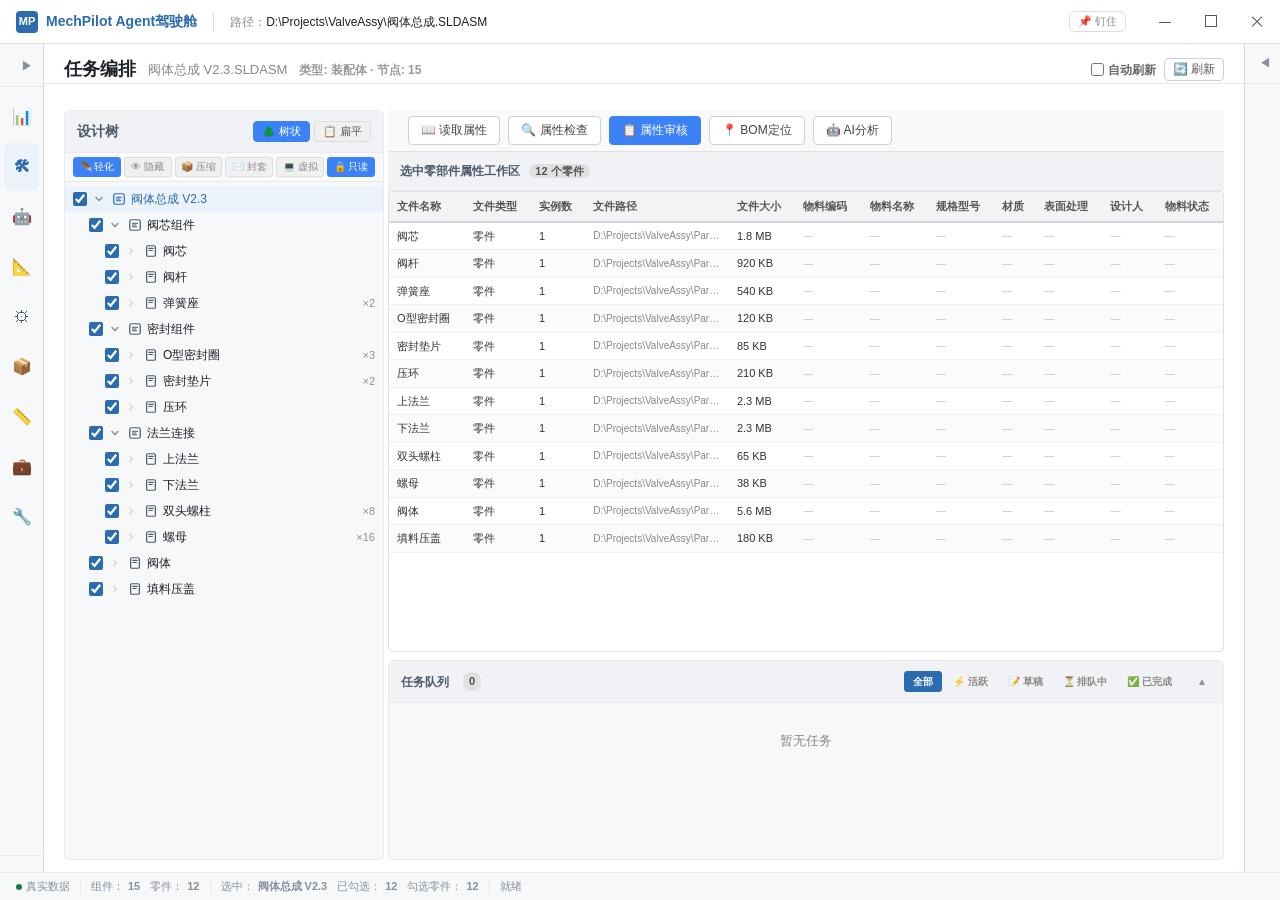
<file: src/SwAgentAddin/frontend/property-workbench/index.html>
<!DOCTYPE html>
<html lang="zh-CN">
<head>
  <meta charset="UTF-8">
  <meta name="viewport" content="width=device-width, initial-scale=1.0">
  <title>MechPilot Agent驾驶舱</title>
  <link rel="stylesheet" href="styles.css">
</head>
<body>
  <div id="app">
    <!-- 顶栏 -->
    <div class="topbar" id="topbar"></div>

    <!-- 中间区：Sidebar + 主内容 + AI面板 -->
    <div class="workspace" id="workspace">
      <!-- 左侧 Sidebar -->
      <nav class="sidebar" id="sidebar">
        <div class="sidebar-header">
          <span class="sidebar-logo">AICockpit</span>
          <button class="sidebar-toggle" id="sidebar-toggle" title="收起导航">◀</button>
        </div>
        <ul class="sidebar-nav" id="sidebar-nav">
          <li data-page="dashboard"><span class="nav-icon">&#x1F4CA;</span><span class="nav-label">总览</span></li>
          <li data-page="workspace"><span class="nav-icon">&#x1F6E0;</span><span class="nav-label">任务编排</span></li>
          <li data-page="assistant"><span class="nav-icon">&#x1F916;</span><span class="nav-label">AI助手</span></li>
          <li data-page="drawing"><span class="nav-icon">&#x1F4D0;</span><span class="nav-label">图纸审核</span></li>
          <li data-page="selection"><span class="nav-icon">&#x2699;</span><span class="nav-label">快速选型</span></li>
          <li data-page="material"><span class="nav-icon">&#x1F4E6;</span><span class="nav-label">物料检索</span></li>
          <li data-page="design"><span class="nav-icon">&#x1F4CF;</span><span class="nav-label">设计计算</span></li>
          <li data-page="agent"><span class="nav-icon">&#x1F4BC;</span><span class="nav-label">Agent任务</span></li>
          <li data-page="settings"><span class="nav-icon">&#x1F527;</span><span class="nav-label">设置</span></li>
        </ul>
        <div class="sidebar-footer">
          <div class="sidebar-version">
            <span class="sidebar-version-name">MechPilot Cockpit</span>
            <span class="sidebar-version-num">v0.4.16</span>
            <span class="sidebar-version-date">2026-06-28</span>
          </div>
        </div>
      </nav>

      <!-- 主内容区 -->
      <main class="page-container" id="page-container"></main>

      <!-- 右侧 AI 面板 -->
      <aside class="ai-panel" id="ai-panel">
        <div class="ai-panel-header">
          <span class="ai-panel-title">AI 对话</span>
          <button class="ai-panel-toggle" id="ai-panel-toggle" title="收起">&#x25B6;</button>
        </div>
        <div class="ai-panel-body">
          <div class="ai-messages" id="ai-messages"></div>
          <div class="ai-input-area">
            <textarea id="ai-input" placeholder="输入消息…" rows="2"></textarea>
            <button id="ai-send" title="发送">&#x27A4;</button>
          </div>
        </div>
      </aside>
    </div>

    <!-- 状态栏 -->
    <div class="statusbar" id="statusbar"></div>
  </div>

  <!-- 筛选弹层容器 -->
  <div id="filter-container"></div>

  <!-- Mock 数据（生产环境由 WebView2 注入，不引入此文件） -->
  <script src="mock-data.js"></script>
  <!-- 主逻辑 -->
  <script src="app.js"></script>
</body>
</html>
</file>
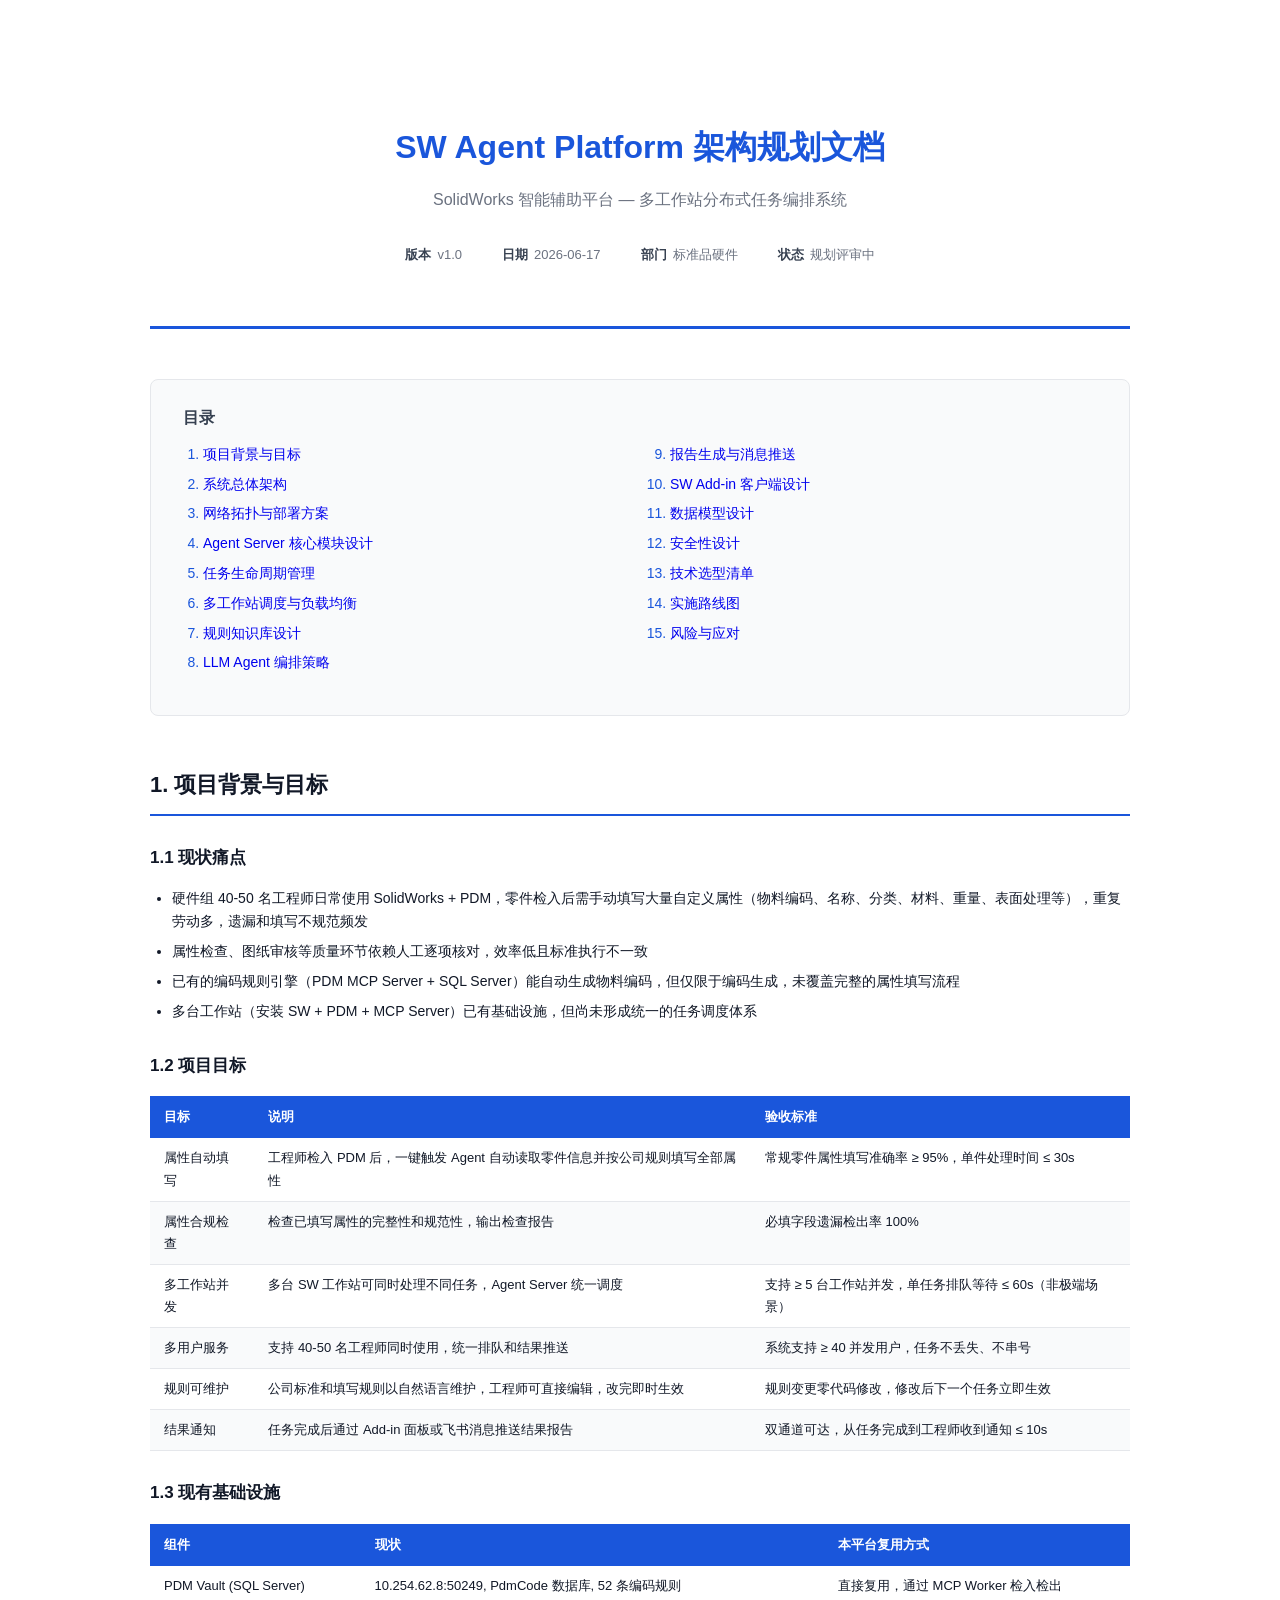
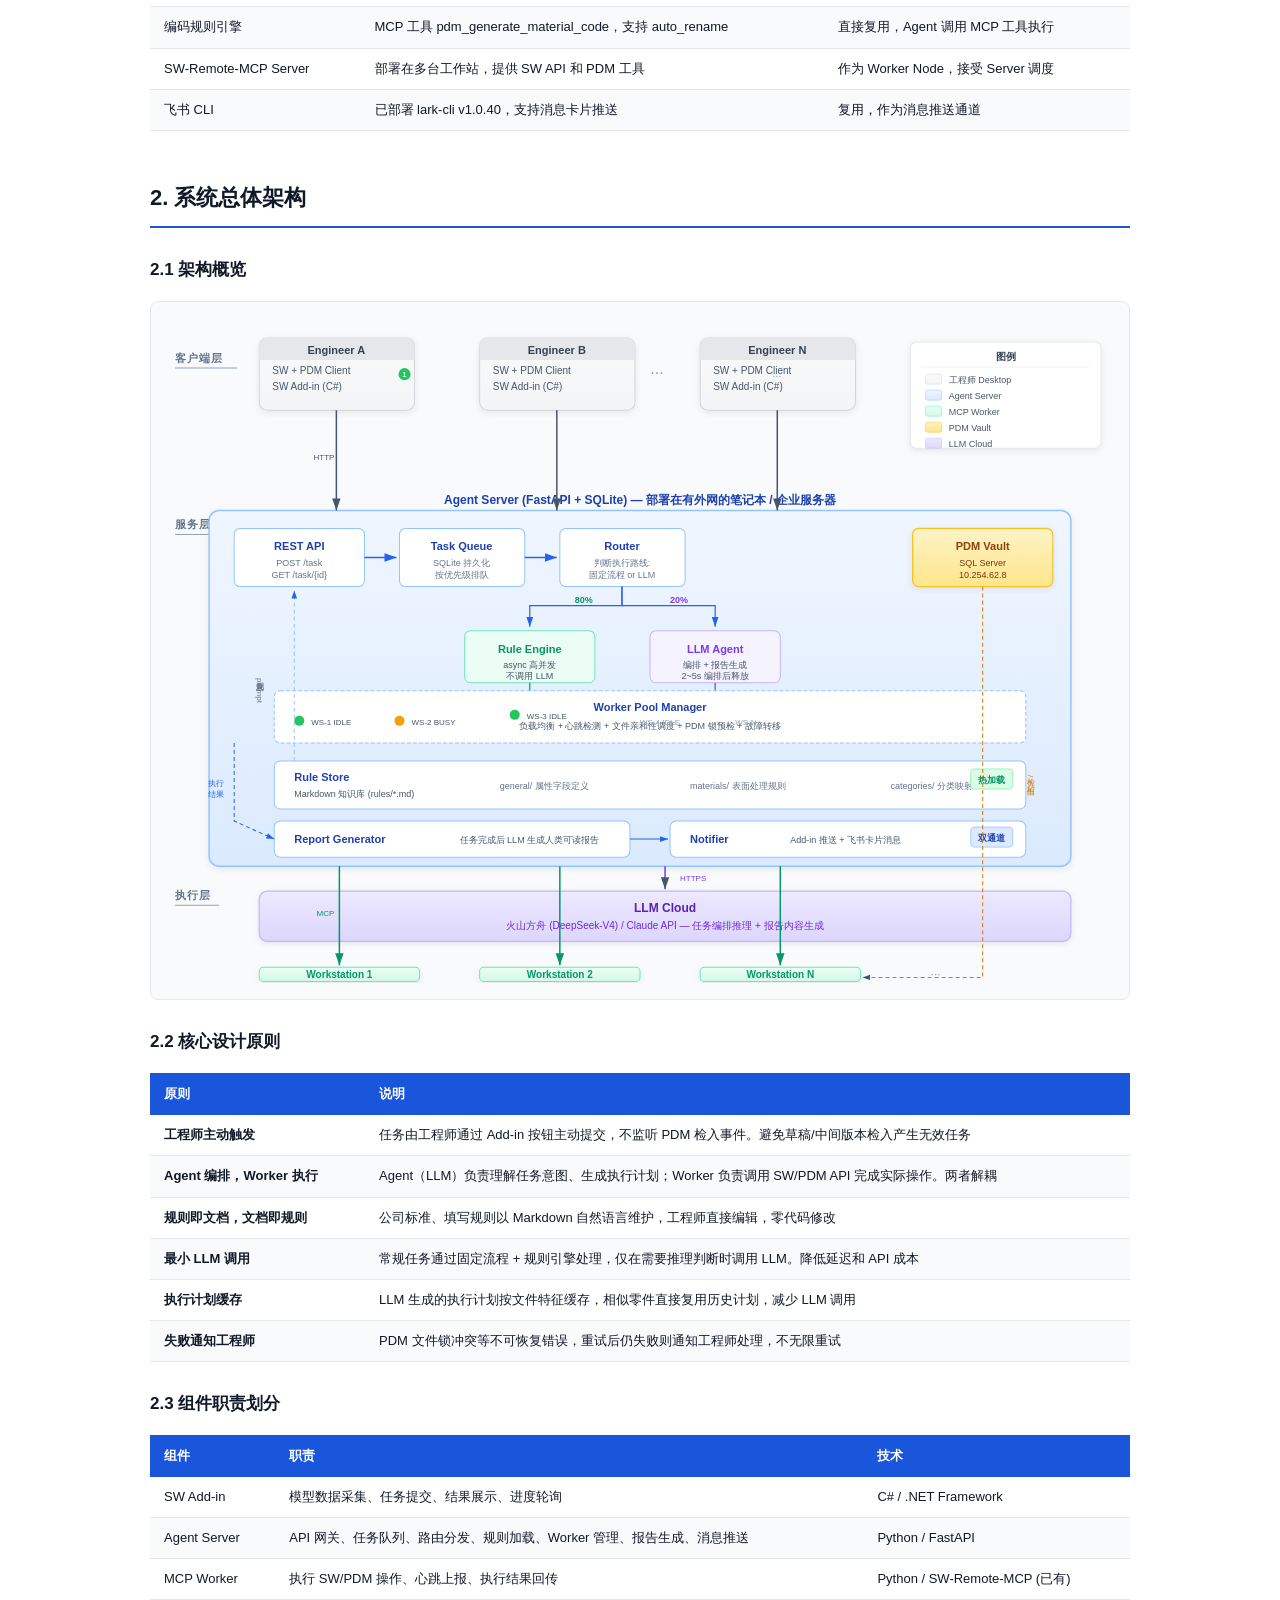
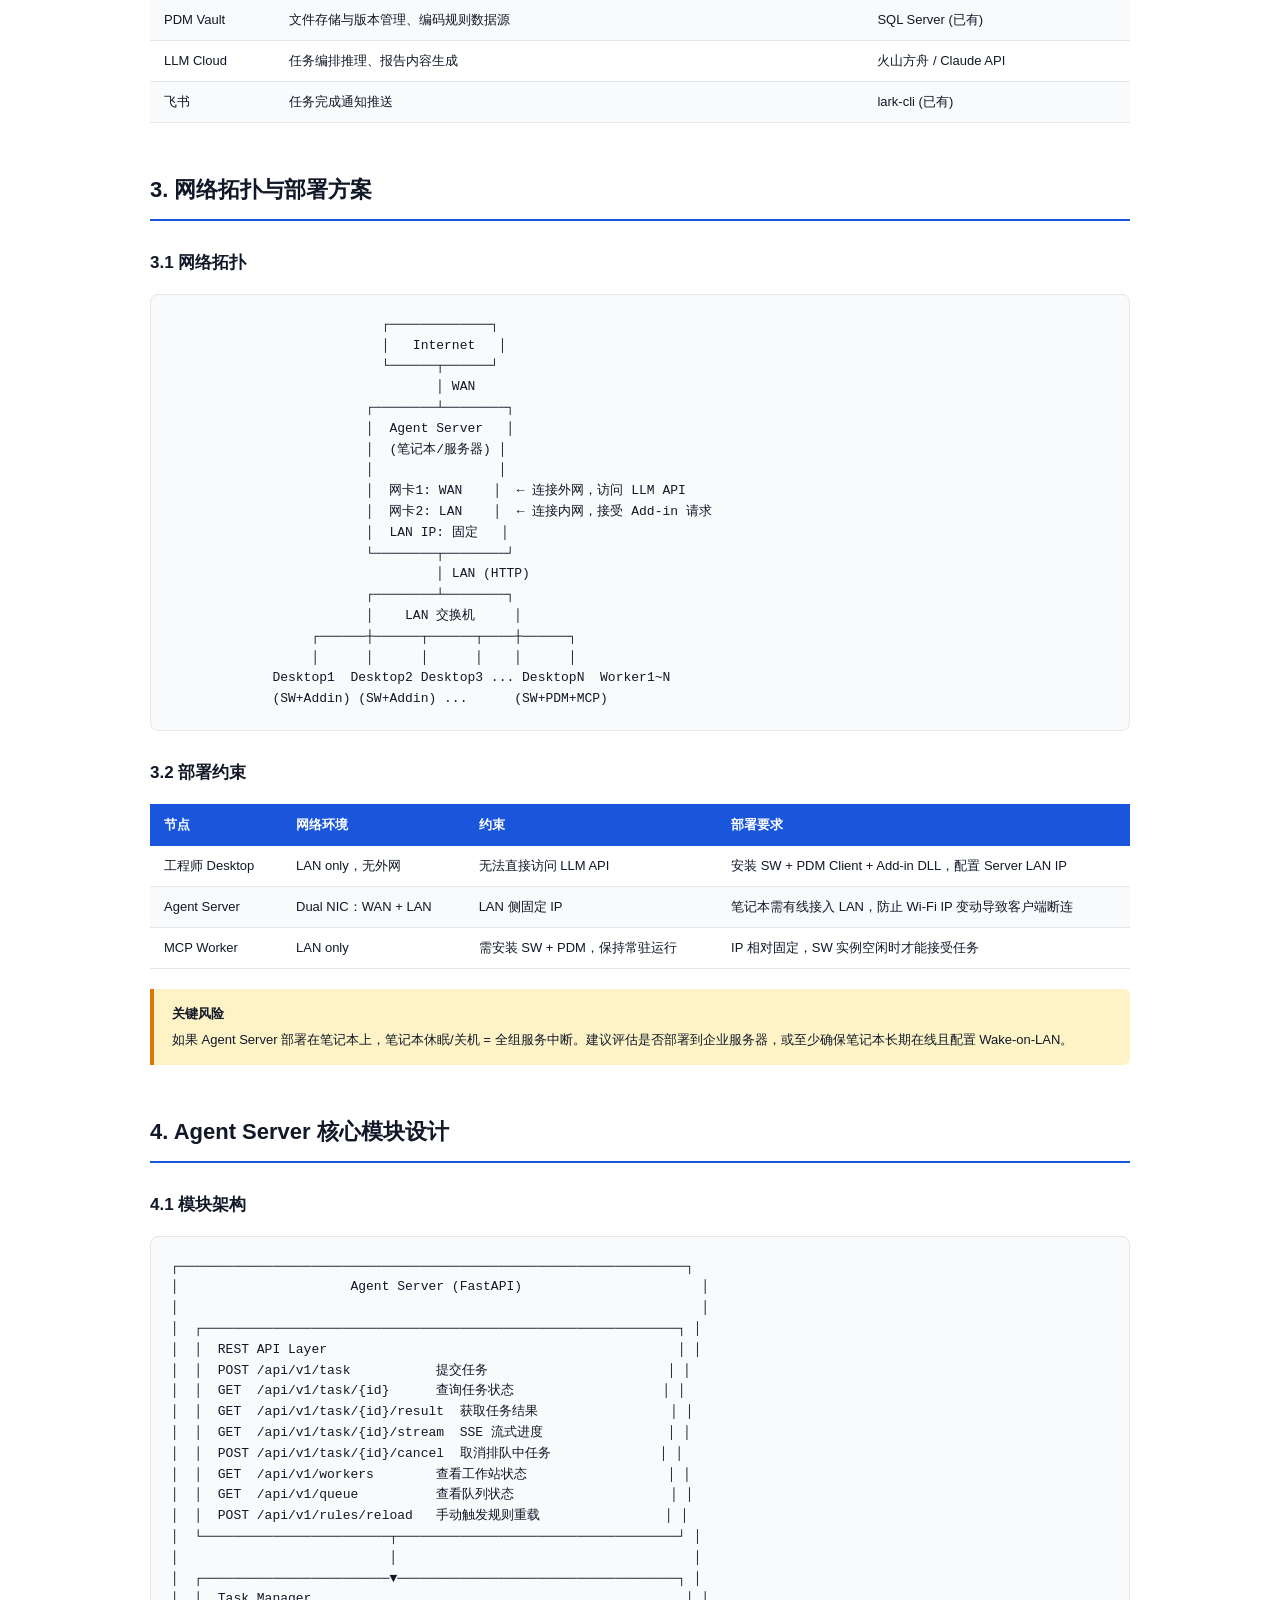
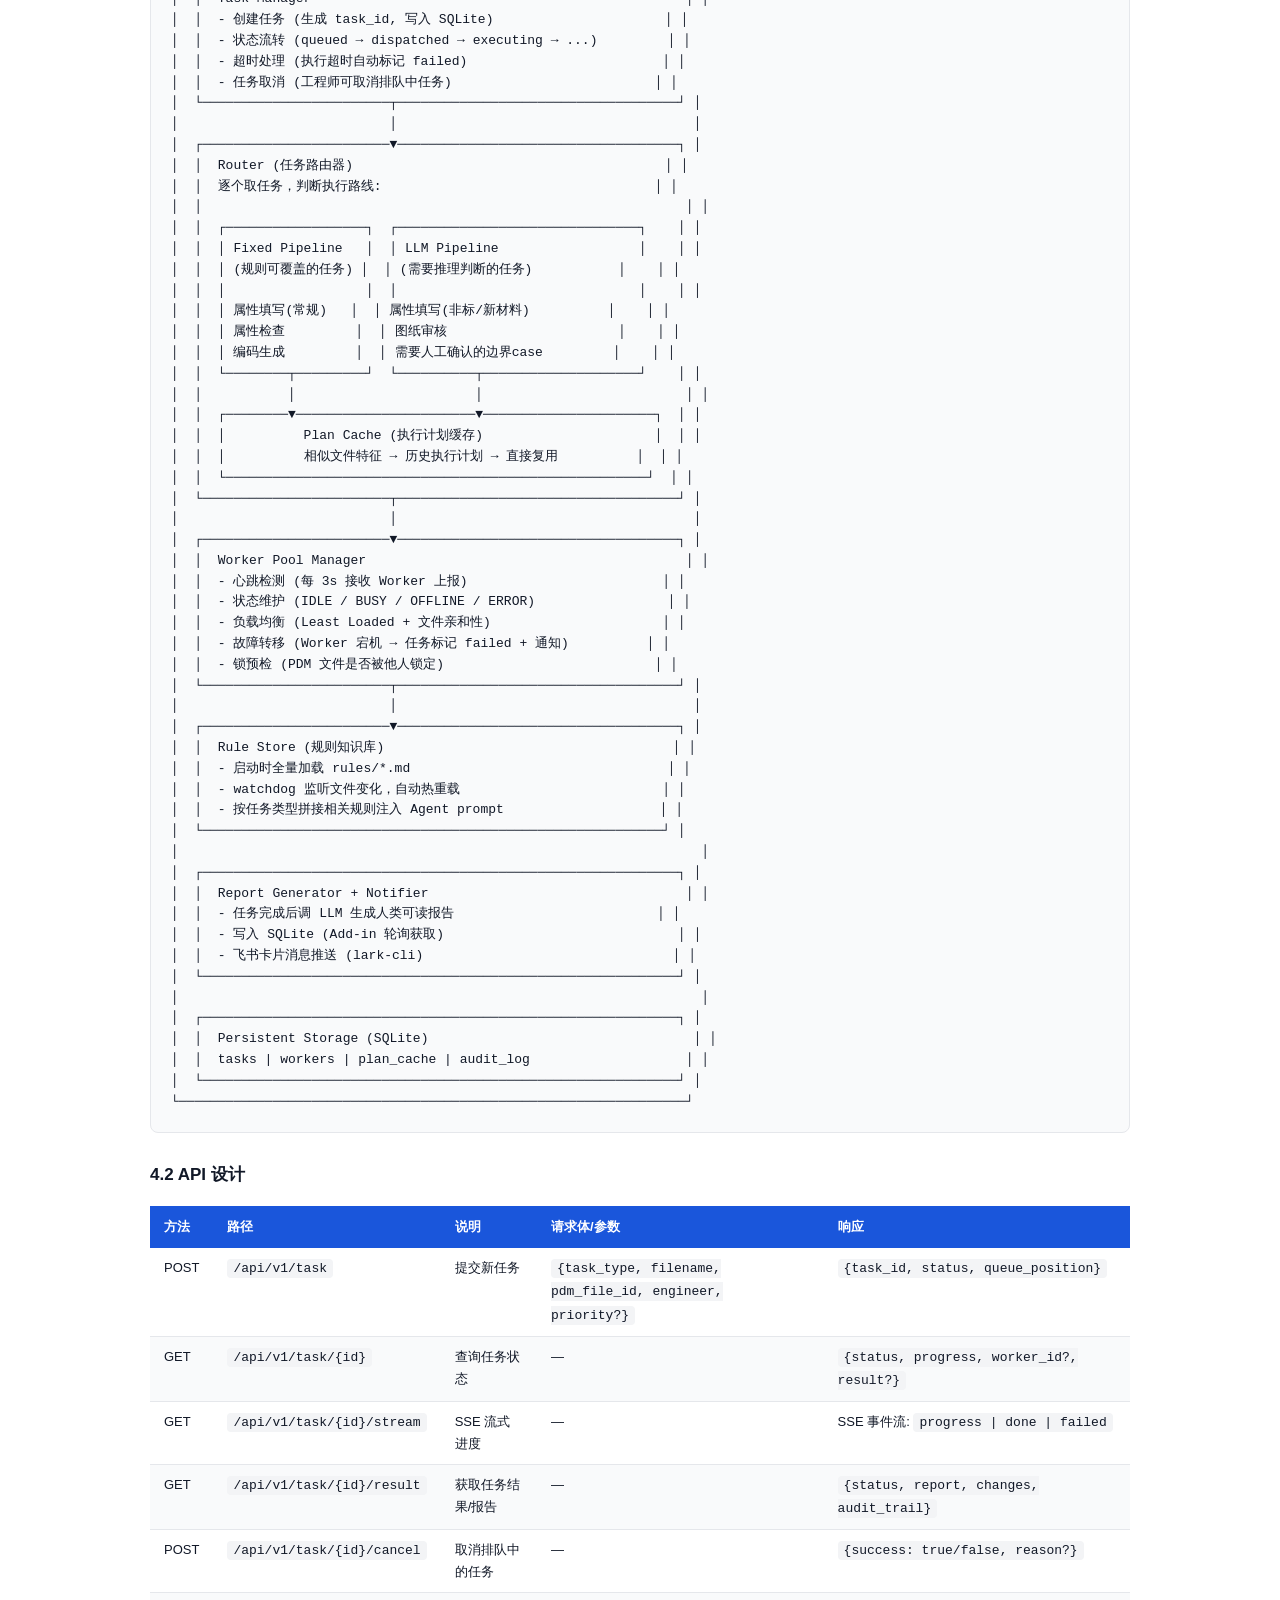
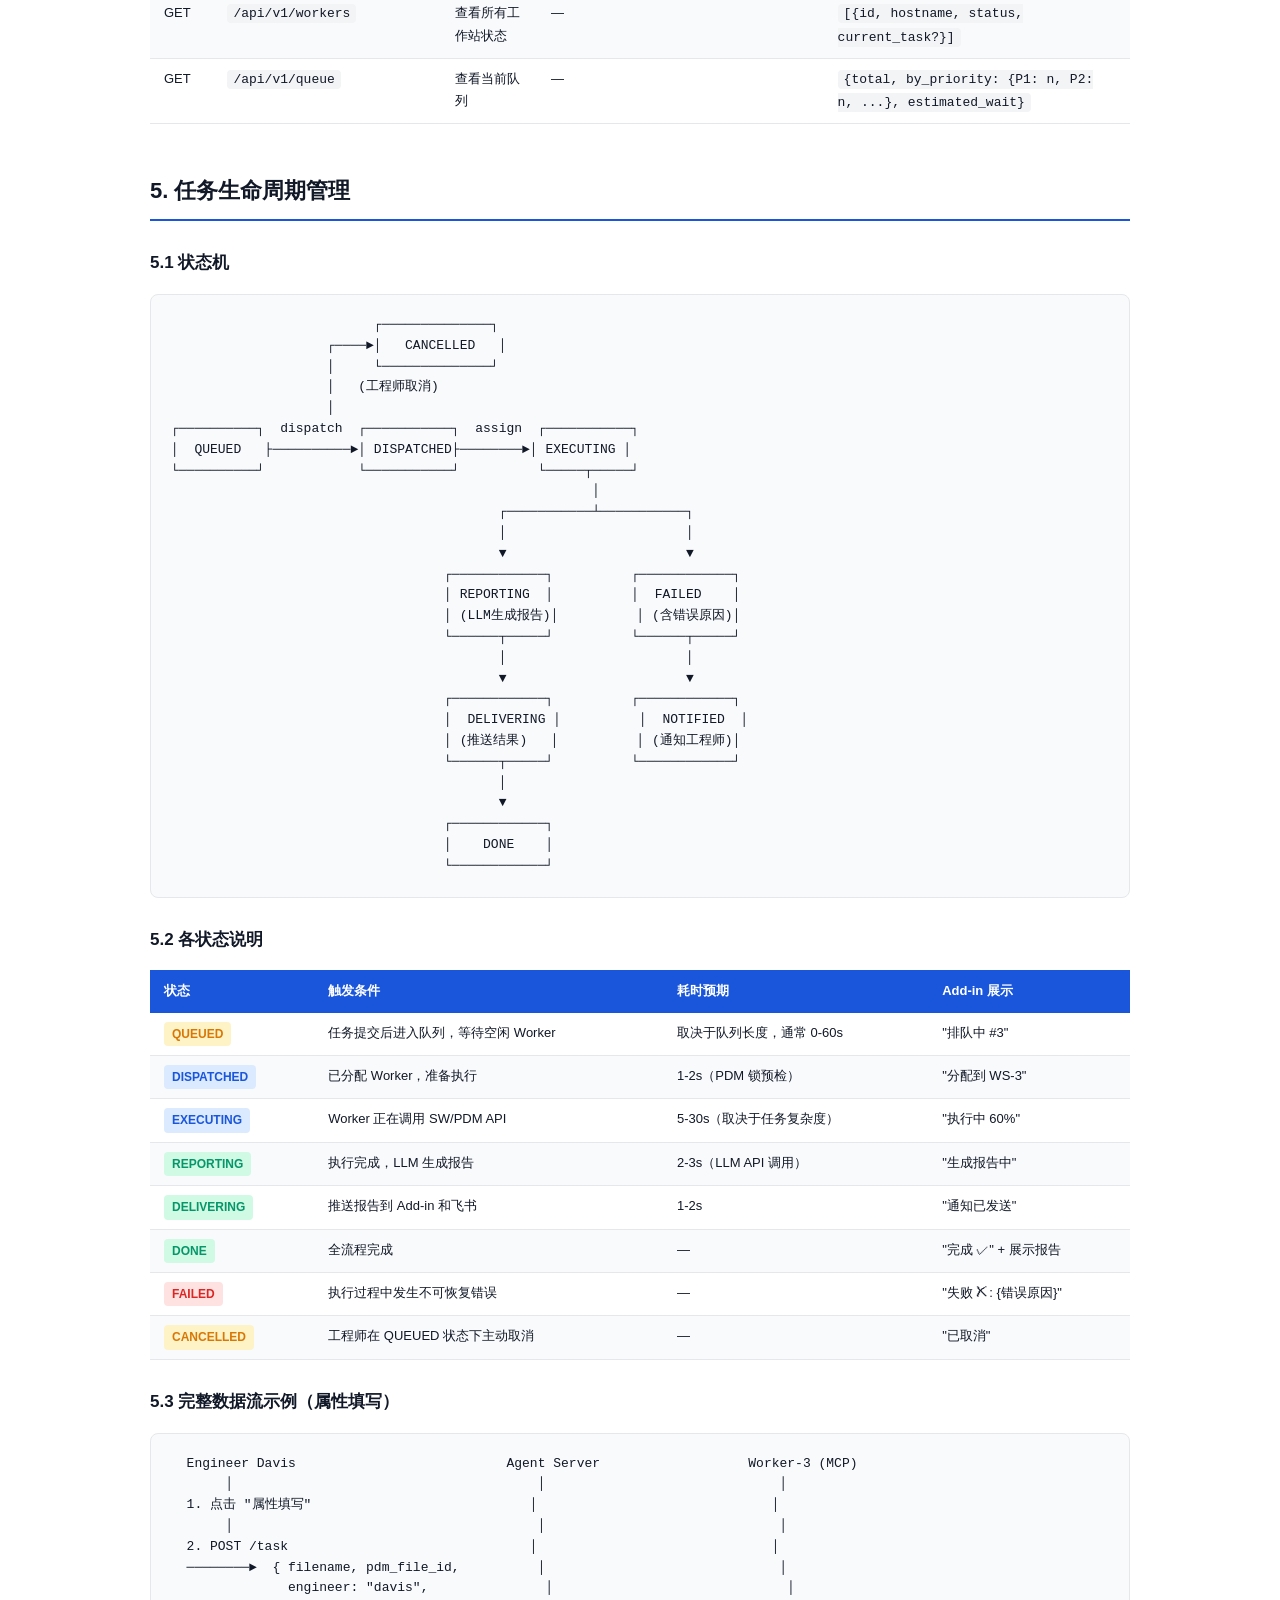
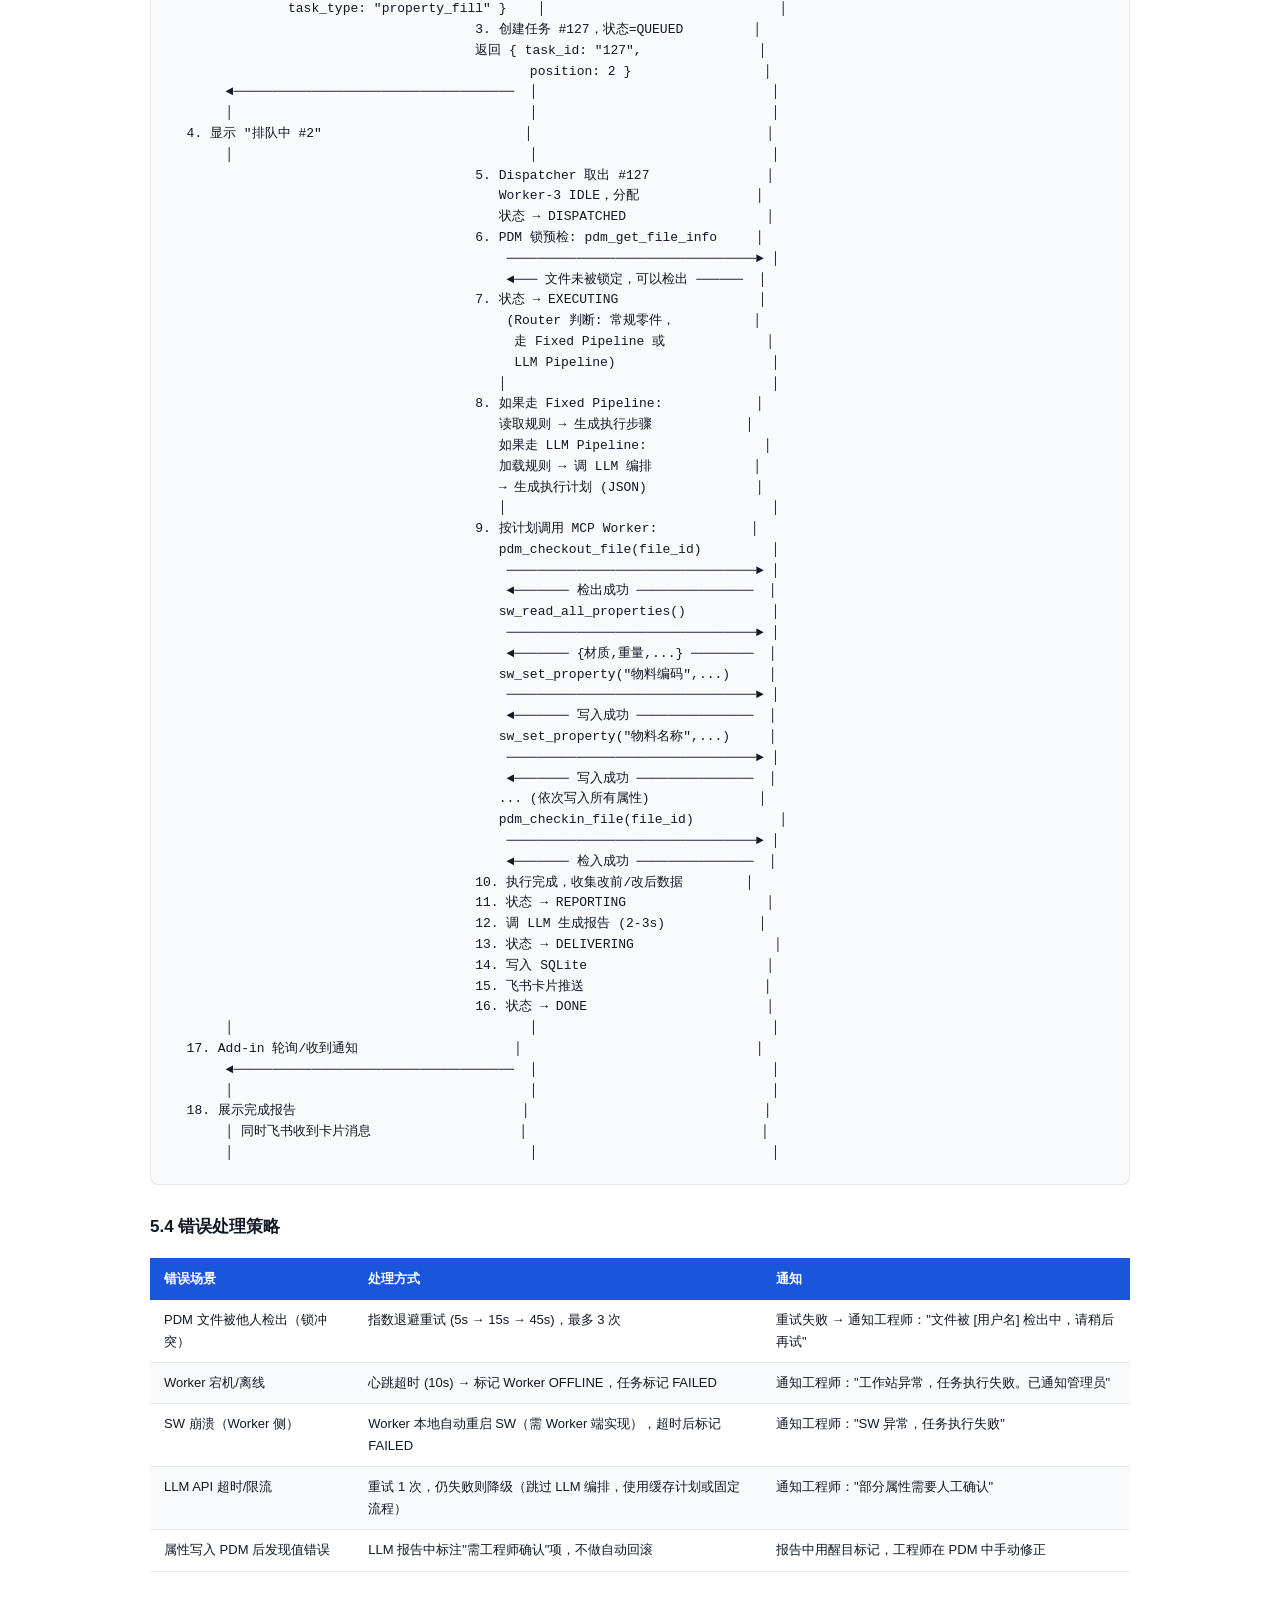
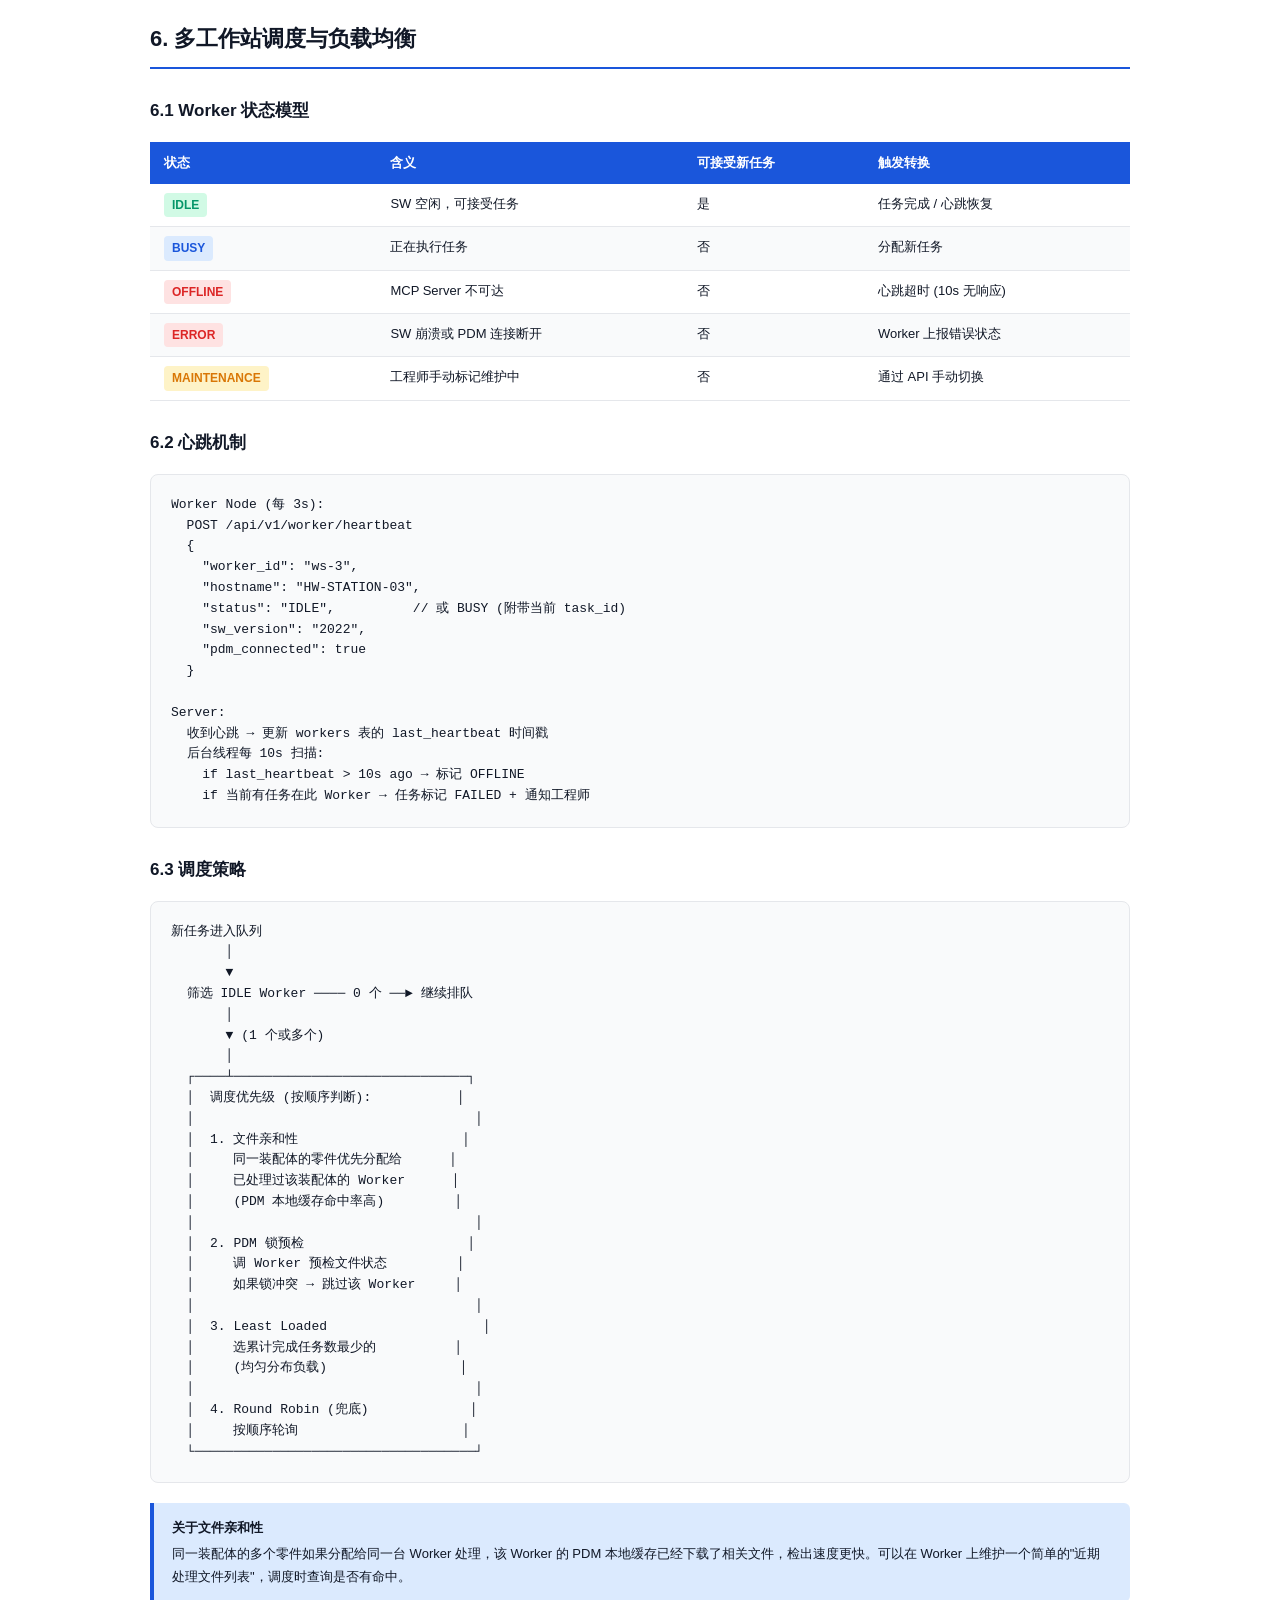
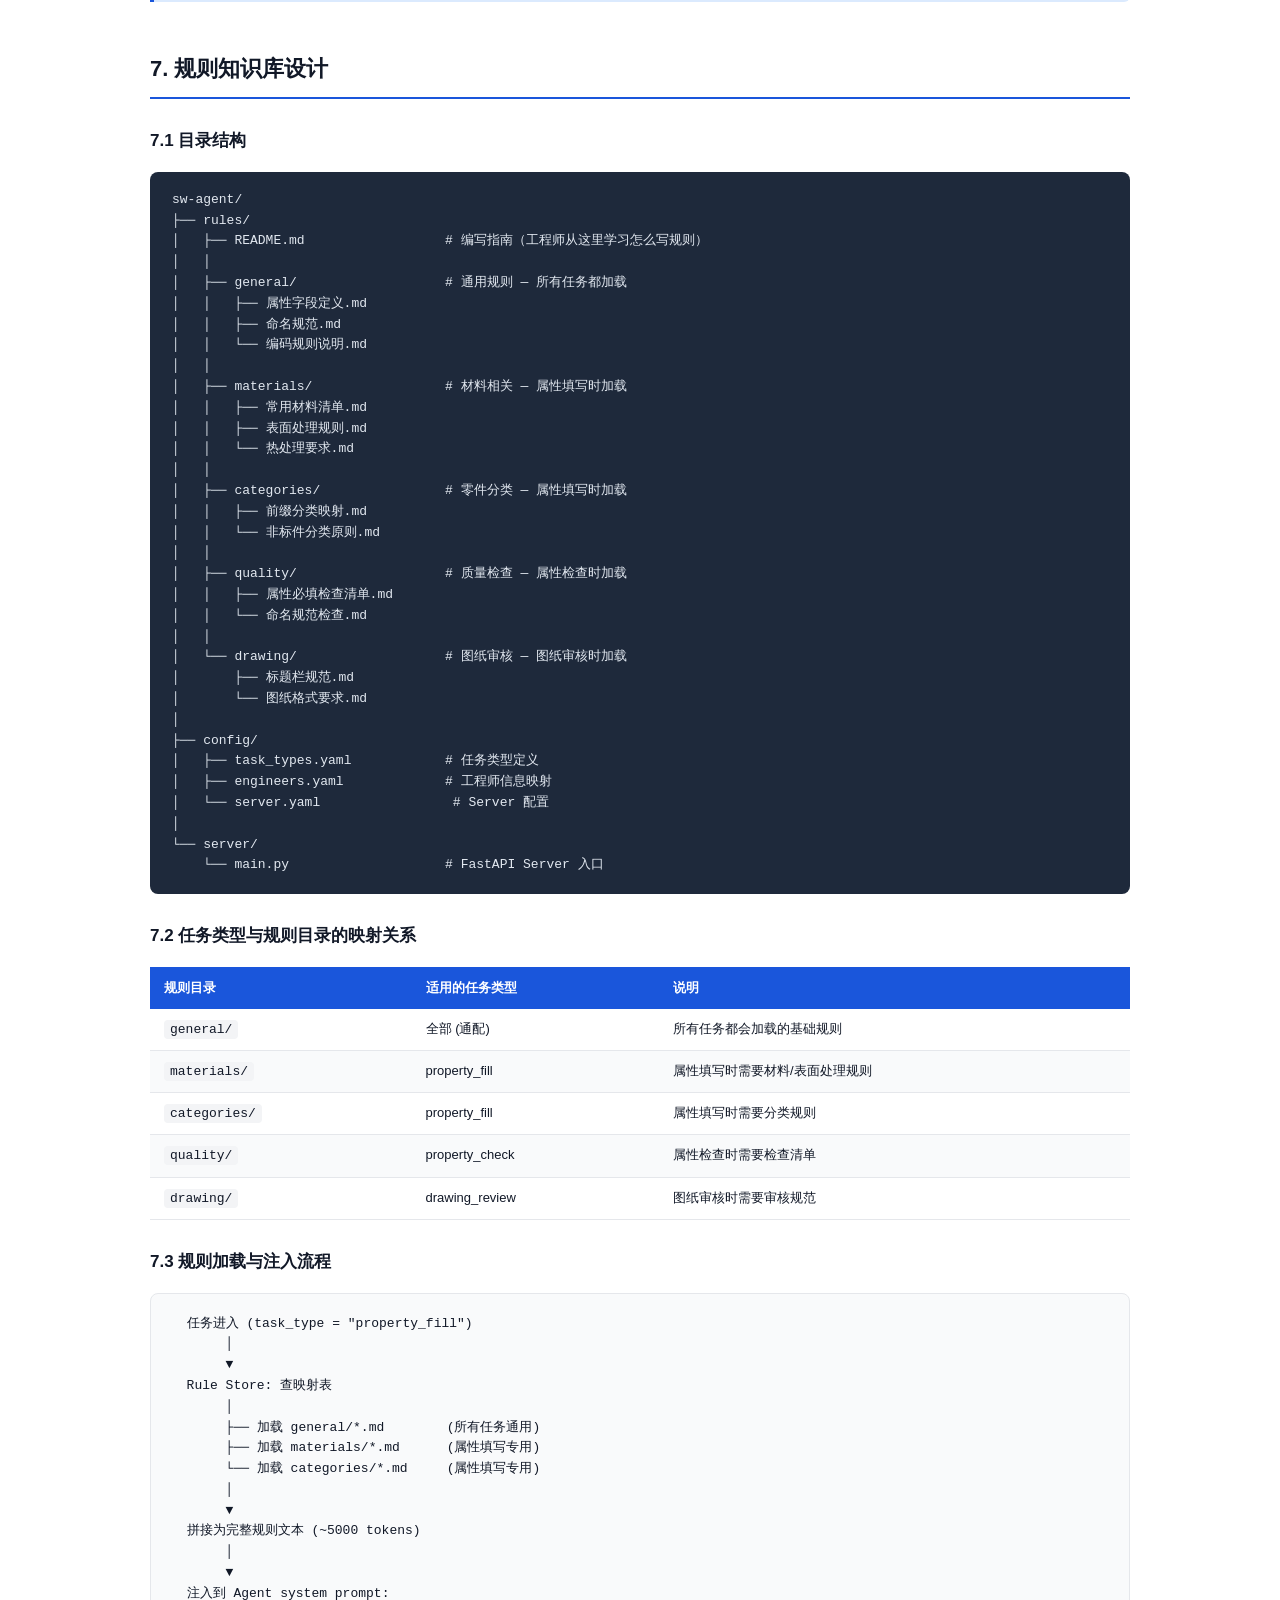
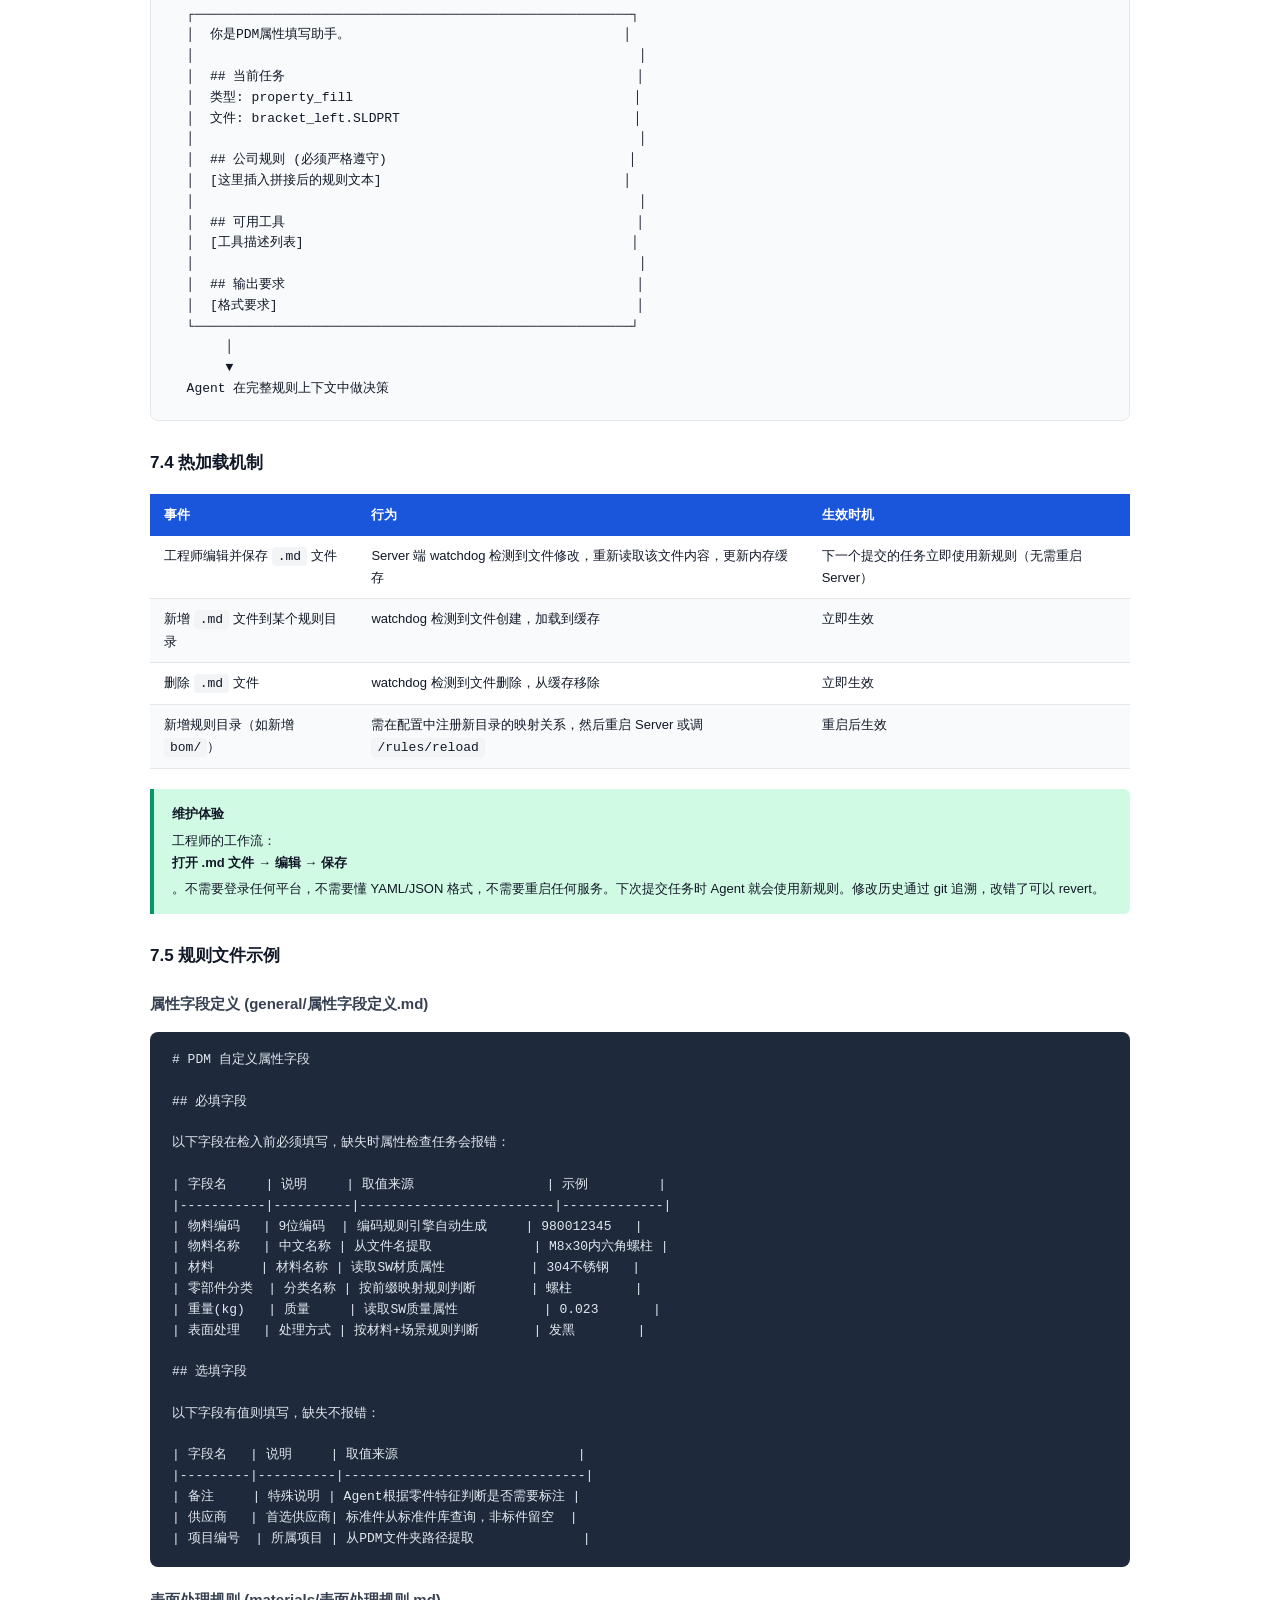
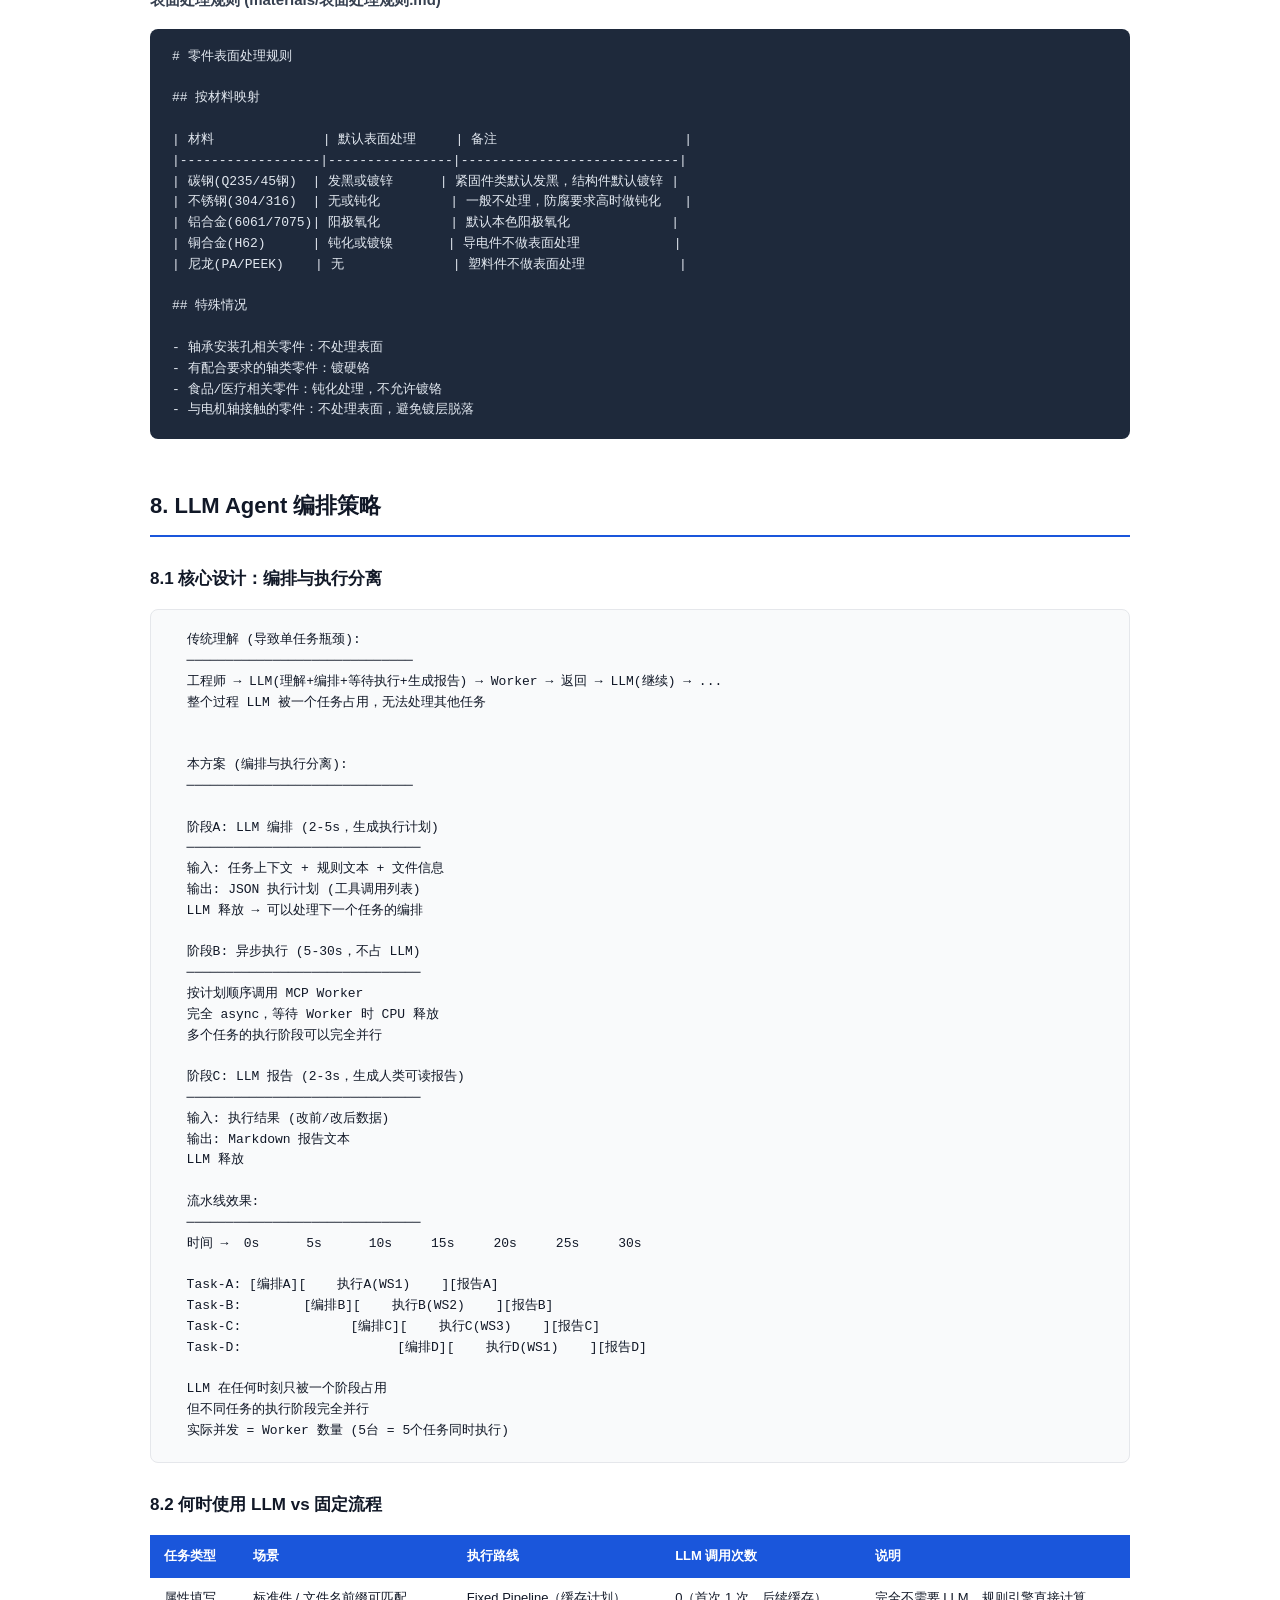
<file: docs/architecture/SW_Agent_Platform_架构规划文档.html>
<!DOCTYPE html>
<html lang="zh-CN">
<head>
<meta charset="UTF-8">
<meta name="viewport" content="width=device-width, initial-scale=1.0">
<title>SW Agent Platform — 架构规划文档</title>
<style>
  :root {
    --primary: #1a56db;
    --primary-light: #dbeafe;
    --secondary: #059669;
    --secondary-light: #d1fae5;
    --warn: #d97706;
    --warn-light: #fef3c7;
    --danger: #dc2626;
    --danger-light: #fee2e2;
    --gray-50: #f9fafb;
    --gray-100: #f3f4f6;
    --gray-200: #e5e7eb;
    --gray-300: #d1d5db;
    --gray-500: #6b7280;
    --gray-700: #374151;
    --gray-900: #111827;
  }

  * { margin: 0; padding: 0; box-sizing: border-box; }

  body {
    font-family: -apple-system, BlinkMacSystemFont, "Segoe UI", "PingFang SC", "Hiragino Sans GB", "Microsoft YaHei", sans-serif;
    color: var(--gray-900);
    line-height: 1.7;
    background: #fff;
  }

  .container {
    max-width: 1100px;
    margin: 0 auto;
    padding: 40px 60px 20px;
  }

  /* Cover */
  .cover {
    text-align: center;
    padding: 80px 0 60px;
    border-bottom: 3px solid var(--primary);
    margin-bottom: 50px;
  }
  .cover h1 {
    font-size: 32px;
    font-weight: 700;
    color: var(--primary);
    margin-bottom: 12px;
  }
  .cover .subtitle {
    font-size: 16px;
    color: var(--gray-500);
    margin-bottom: 30px;
  }
  .cover .meta {
    display: flex;
    justify-content: center;
    gap: 40px;
    font-size: 13px;
    color: var(--gray-500);
  }
  .cover .meta span { display: flex; align-items: center; gap: 6px; }
  .meta-label { font-weight: 600; color: var(--gray-700); }

  /* TOC */
  .toc {
    background: var(--gray-50);
    border: 1px solid var(--gray-200);
    border-radius: 8px;
    padding: 24px 32px;
    margin-bottom: 50px;
  }
  .toc h2 {
    font-size: 16px;
    color: var(--gray-700);
    margin-bottom: 12px;
  }
  .toc ol {
    padding-left: 20px;
    columns: 2;
    column-gap: 40px;
  }
  .toc li {
    font-size: 14px;
    margin-bottom: 6px;
    color: var(--primary);
  }
  .toc a { text-decoration: none; }
  .toc a:hover { text-decoration: underline; }

  /* Sections */
  .section { margin-bottom: 48px; }
  .section h2 {
    font-size: 22px;
    font-weight: 700;
    color: var(--gray-900);
    padding-bottom: 10px;
    border-bottom: 2px solid var(--primary);
    margin-bottom: 24px;
  }
  .section h3 {
    font-size: 17px;
    font-weight: 600;
    color: var(--gray-900);
    margin: 28px 0 14px;
  }
  .section h4 {
    font-size: 15px;
    font-weight: 600;
    color: var(--gray-700);
    margin: 20px 0 10px;
  }
  .section p {
    font-size: 14px;
    margin-bottom: 14px;
  }

  /* Tables */
  table {
    width: 100%;
    border-collapse: collapse;
    margin: 16px 0 20px;
    font-size: 13px;
  }
  thead th {
    background: var(--primary);
    color: #fff;
    font-weight: 600;
    text-align: left;
    padding: 10px 14px;
    font-size: 13px;
  }
  tbody td {
    padding: 9px 14px;
    border-bottom: 1px solid var(--gray-200);
    vertical-align: top;
  }
  tbody tr:nth-child(even) { background: var(--gray-50); }
  tbody tr:hover { background: var(--primary-light); }

  /* Code */
  code {
    font-family: "JetBrains Mono", "Fira Code", "Cascadia Code", Consolas, monospace;
    font-size: 13px;
    background: var(--gray-100);
    padding: 2px 6px;
    border-radius: 4px;
    color: var(--gray-900);
  }
  pre {
    background: #1e293b;
    color: #e2e8f0;
    padding: 18px 22px;
    border-radius: 8px;
    overflow-x: auto;
    margin: 16px 0 20px;
    font-size: 13px;
    line-height: 1.6;
  }
  pre code {
    background: none;
    padding: 0;
    color: inherit;
  }

  /* Diagrams */
  .diagram {
    background: var(--gray-50);
    border: 1px solid var(--gray-200);
    border-radius: 8px;
    padding: 20px;
    margin: 16px 0 20px;
    overflow-x: auto;
    font-size: 13px;
  }
  .diagram pre {
    background: none;
    padding: 0;
    margin: 0;
    color: var(--gray-900);
  }

  /* Callout */
  .callout {
    border-left: 4px solid;
    padding: 14px 18px;
    margin: 16px 0 20px;
    border-radius: 0 6px 6px 0;
    font-size: 13px;
  }
  .callout.info { border-color: var(--primary); background: var(--primary-light); }
  .callout.success { border-color: var(--secondary); background: var(--secondary-light); }
  .callout.warn { border-color: var(--warn); background: var(--warn-light); }
  .callout.danger { border-color: var(--danger); background: var(--danger-light); }
  .callout strong { display: block; margin-bottom: 4px; }

  /* Lists */
  ul, ol {
    padding-left: 22px;
    margin: 10px 0 16px;
    font-size: 14px;
  }
  li { margin-bottom: 6px; }

  /* Badge */
  .badge {
    display: inline-block;
    padding: 2px 8px;
    border-radius: 4px;
    font-size: 12px;
    font-weight: 600;
  }
  .badge-blue { background: var(--primary-light); color: var(--primary); }
  .badge-green { background: var(--secondary-light); color: var(--secondary); }
  .badge-yellow { background: var(--warn-light); color: var(--warn); }
  .badge-red { background: var(--danger-light); color: var(--danger); }

  /* Footer */
  .footer {
    text-align: center;
    padding: 30px 0;
    margin-top: 40px;
    border-top: 1px solid var(--gray-200);
    font-size: 12px;
    color: var(--gray-500);
    display: none;
  }

  /* SVG diagram */
  .svg-wrap {
    overflow-x: auto;
    margin: 16px 0 20px;
    border: 1px solid var(--gray-200);
    border-radius: 8px;
    background: var(--gray-50);
    padding: 8px;
  }
  .svg-wrap svg { display: block; margin: 0 auto; }

  /* Responsive */
  @media (max-width: 768px) {
    .container { padding: 20px; }
    .cover h1 { font-size: 24px; }
    .toc ol { columns: 1; }
    .cover .meta { flex-direction: column; gap: 8px; }
  }
</style>
</head>
<body>

<div class="container">

<!-- Cover -->
<div class="cover">
  <h1>SW Agent Platform 架构规划文档</h1>
  <div class="subtitle">SolidWorks 智能辅助平台 — 多工作站分布式任务编排系统</div>
  <div class="meta">
    <span><span class="meta-label">版本</span> v1.0</span>
    <span><span class="meta-label">日期</span> 2026-06-17</span>
    <span><span class="meta-label">部门</span> 标准品硬件</span>
    <span><span class="meta-label">状态</span> 规划评审中</span>
  </div>
</div>

<!-- TOC -->
<div class="toc">
  <h2>目录</h2>
  <ol>
    <li><a href="#s1">项目背景与目标</a></li>
    <li><a href="#s2">系统总体架构</a></li>
    <li><a href="#s3">网络拓扑与部署方案</a></li>
    <li><a href="#s4">Agent Server 核心模块设计</a></li>
    <li><a href="#s5">任务生命周期管理</a></li>
    <li><a href="#s6">多工作站调度与负载均衡</a></li>
    <li><a href="#s7">规则知识库设计</a></li>
    <li><a href="#s8">LLM Agent 编排策略</a></li>
    <li><a href="#s9">报告生成与消息推送</a></li>
    <li><a href="#s10">SW Add-in 客户端设计</a></li>
    <li><a href="#s11">数据模型设计</a></li>
    <li><a href="#s12">安全性设计</a></li>
    <li><a href="#s13">技术选型清单</a></li>
    <li><a href="#s14">实施路线图</a></li>
    <li><a href="#s15">风险与应对</a></li>
  </ol>
</div>

<!-- Section 1 -->
<div class="section" id="s1">
<h2>1. 项目背景与目标</h2>

<h3>1.1 现状痛点</h3>
<ul>
  <li>硬件组 40-50 名工程师日常使用 SolidWorks + PDM，零件检入后需手动填写大量自定义属性（物料编码、名称、分类、材料、重量、表面处理等），重复劳动多，遗漏和填写不规范频发</li>
  <li>属性检查、图纸审核等质量环节依赖人工逐项核对，效率低且标准执行不一致</li>
  <li>已有的编码规则引擎（PDM MCP Server + SQL Server）能自动生成物料编码，但仅限于编码生成，未覆盖完整的属性填写流程</li>
  <li>多台工作站（安装 SW + PDM + MCP Server）已有基础设施，但尚未形成统一的任务调度体系</li>
</ul>

<h3>1.2 项目目标</h3>
<table>
  <thead>
    <tr><th>目标</th><th>说明</th><th>验收标准</th></tr>
  </thead>
  <tbody>
    <tr>
      <td>属性自动填写</td>
      <td>工程师检入 PDM 后，一键触发 Agent 自动读取零件信息并按公司规则填写全部属性</td>
      <td>常规零件属性填写准确率 ≥ 95%，单件处理时间 ≤ 30s</td>
    </tr>
    <tr>
      <td>属性合规检查</td>
      <td>检查已填写属性的完整性和规范性，输出检查报告</td>
      <td>必填字段遗漏检出率 100%</td>
    </tr>
    <tr>
      <td>多工作站并发</td>
      <td>多台 SW 工作站可同时处理不同任务，Agent Server 统一调度</td>
      <td>支持 ≥ 5 台工作站并发，单任务排队等待 ≤ 60s（非极端场景）</td>
    </tr>
    <tr>
      <td>多用户服务</td>
      <td>支持 40-50 名工程师同时使用，统一排队和结果推送</td>
      <td>系统支持 ≥ 40 并发用户，任务不丢失、不串号</td>
    </tr>
    <tr>
      <td>规则可维护</td>
      <td>公司标准和填写规则以自然语言维护，工程师可直接编辑，改完即时生效</td>
      <td>规则变更零代码修改，修改后下一个任务立即生效</td>
    </tr>
    <tr>
      <td>结果通知</td>
      <td>任务完成后通过 Add-in 面板或飞书消息推送结果报告</td>
      <td>双通道可达，从任务完成到工程师收到通知 ≤ 10s</td>
    </tr>
  </tbody>
</table>

<h3>1.3 现有基础设施</h3>
<table>
  <thead>
    <tr><th>组件</th><th>现状</th><th>本平台复用方式</th></tr>
  </thead>
  <tbody>
    <tr>
      <td>PDM Vault (SQL Server)</td>
      <td>10.254.62.8:50249, PdmCode 数据库, 52 条编码规则</td>
      <td>直接复用，通过 MCP Worker 检入检出</td>
    </tr>
    <tr>
      <td>编码规则引擎</td>
      <td>MCP 工具 pdm_generate_material_code，支持 auto_rename</td>
      <td>直接复用，Agent 调用 MCP 工具执行</td>
    </tr>
    <tr>
      <td>SW-Remote-MCP Server</td>
      <td>部署在多台工作站，提供 SW API 和 PDM 工具</td>
      <td>作为 Worker Node，接受 Server 调度</td>
    </tr>
    <tr>
      <td>飞书 CLI</td>
      <td>已部署 lark-cli v1.0.40，支持消息卡片推送</td>
      <td>复用，作为消息推送通道</td>
    </tr>
  </tbody>
</table>
</div>

<!-- Section 2 -->
<div class="section" id="s2">
<h2>2. 系统总体架构</h2>

<h3>2.1 架构概览</h3>
<div class="svg-wrap">
<svg viewBox="0 0 960 680" xmlns="http://www.w3.org/2000/svg" font-family="'Segoe UI','PingFang SC','Microsoft YaHei',sans-serif">
  <defs>
    <marker id="ah" viewBox="0 0 10 7" refX="10" refY="3.5" markerWidth="8" markerHeight="6" orient="auto-start-reverse"><path d="M0,0 L10,3.5 L0,7Z" fill="#475569"/></marker>
    <marker id="ahBlue" viewBox="0 0 10 7" refX="10" refY="3.5" markerWidth="8" markerHeight="6" orient="auto-start-reverse"><path d="M0,0 L10,3.5 L0,7Z" fill="#2563eb"/></marker>
    <marker id="ahGreen" viewBox="0 0 10 7" refX="10" refY="3.5" markerWidth="8" markerHeight="6" orient="auto-start-reverse"><path d="M0,0 L10,3.5 L0,7Z" fill="#059669"/></marker>
    <filter id="shadow"><feDropShadow dx="0" dy="2" stdDeviation="3" flood-opacity="0.08"/></filter>
    <linearGradient id="gServer" x1="0" y1="0" x2="0" y2="1"><stop offset="0%" stop-color="#eff6ff"/><stop offset="100%" stop-color="#dbeafe"/></linearGradient>
    <linearGradient id="gWorker" x1="0" y1="0" x2="0" y2="1"><stop offset="0%" stop-color="#ecfdf5"/><stop offset="100%" stop-color="#d1fae5"/></linearGradient>
    <linearGradient id="gClient" x1="0" y1="0" x2="0" y2="1"><stop offset="0%" stop-color="#fafafa"/><stop offset="100%" stop-color="#f3f4f6"/></linearGradient>
    <linearGradient id="gPdm" x1="0" y1="0" x2="0" y2="1"><stop offset="0%" stop-color="#fef3c7"/><stop offset="100%" stop-color="#fde68a"/></linearGradient>
    <linearGradient id="gLlm" x1="0" y1="0" x2="0" y2="1"><stop offset="0%" stop-color="#ede9fe"/><stop offset="100%" stop-color="#ddd6fe"/></linearGradient>
  </defs>

  <!-- ===== LAYER LABELS ===== -->
  <text x="16" y="52" font-size="11" font-weight="700" fill="#64748b" letter-spacing="1">客户端层</text>
  <line x1="16" y1="58" x2="78" y2="58" stroke="#94a3b8" stroke-width="1"/>

  <text x="16" y="218" font-size="11" font-weight="700" fill="#64748b" letter-spacing="1">服务层</text>
  <line x1="16" y1="224" x2="60" y2="224" stroke="#94a3b8" stroke-width="1"/>

  <text x="16" y="588" font-size="11" font-weight="700" fill="#64748b" letter-spacing="1">执行层</text>
  <line x1="16" y1="594" x2="60" y2="594" stroke="#94a3b8" stroke-width="1"/>

  <!-- ===== CLIENT NODES ===== -->
  <!-- Eng A -->
  <g filter="url(#shadow)">
    <rect x="100" y="28" width="155" height="72" rx="8" fill="url(#gClient)" stroke="#d1d5db" stroke-width="1"/>
  </g>
  <rect x="100" y="28" width="155" height="22" rx="8" fill="#e5e7eb"/>
  <rect x="100" y="42" width="155" height="8" fill="#e5e7eb"/>
  <text x="177" y="44" font-size="11" font-weight="700" fill="#374151" text-anchor="middle">Engineer A</text>
  <text x="113" y="64" font-size="10" fill="#475569">SW + PDM Client</text>
  <text x="113" y="80" font-size="10" fill="#475569">SW Add-in (C#)</text>
  <circle cx="245" cy="64" r="6" fill="#22c55e"/><text x="245" y="67" font-size="7" fill="#fff" text-anchor="middle" font-weight="700">1</text>

  <!-- Eng B -->
  <g filter="url(#shadow)">
    <rect x="320" y="28" width="155" height="72" rx="8" fill="url(#gClient)" stroke="#d1d5db" stroke-width="1"/>
  </g>
  <rect x="320" y="28" width="155" height="22" rx="8" fill="#e5e7eb"/>
  <rect x="320" y="42" width="155" height="8" fill="#e5e7eb"/>
  <text x="397" y="44" font-size="11" font-weight="700" fill="#374151" text-anchor="middle">Engineer B</text>
  <text x="333" y="64" font-size="10" fill="#475569">SW + PDM Client</text>
  <text x="333" y="80" font-size="10" fill="#475569">SW Add-in (C#)</text>

  <!-- Eng N -->
  <g filter="url(#shadow)">
    <rect x="540" y="28" width="155" height="72" rx="8" fill="url(#gClient)" stroke="#d1d5db" stroke-width="1"/>
  </g>
  <rect x="540" y="28" width="155" height="22" rx="8" fill="#e5e7eb"/>
  <rect x="540" y="42" width="155" height="8" fill="#e5e7eb"/>
  <text x="617" y="44" font-size="11" font-weight="700" fill="#374151" text-anchor="middle">Engineer N</text>
  <text x="553" y="64" font-size="10" fill="#475569">SW + PDM Client</text>
  <text x="553" y="80" font-size="10" fill="#475569">SW Add-in (C#)</text>
  <text x="617" y="67" font-size="11" fill="#94a3b8" text-anchor="middle" font-style="italic">...</text>

  <!-- Dots between -->
  <text x="497" y="68" font-size="16" fill="#94a3b8" text-anchor="middle">···</text>

  <!-- ===== AGENT SERVER (big box) ===== -->
  <g filter="url(#shadow)">
    <rect x="50" y="200" width="860" height="355" rx="10" fill="url(#gServer)" stroke="#93c5fd" stroke-width="1.5"/>
  </g>
  <text x="480" y="194" font-size="12" font-weight="700" fill="#1e40af" text-anchor="middle">Agent Server (FastAPI + SQLite) — 部署在有外网的笔记本 / 企业服务器</text>

  <!-- --- REST API --- -->
  <rect x="75" y="218" width="130" height="58" rx="6" fill="#fff" stroke="#93c5fd" stroke-width="1"/>
  <text x="140" y="240" font-size="11" font-weight="700" fill="#1e40af" text-anchor="middle">REST API</text>
  <text x="140" y="255" font-size="9" fill="#64748b" text-anchor="middle">POST /task</text>
  <text x="140" y="267" font-size="9" fill="#64748b" text-anchor="middle">GET /task/{id}</text>

  <!-- Arrow: API → Task Queue -->
  <line x1="205" y1="247" x2="237" y2="247" stroke="#2563eb" stroke-width="1.5" marker-end="url(#ahBlue)"/>

  <!-- --- Task Queue --- -->
  <rect x="240" y="218" width="125" height="58" rx="6" fill="#fff" stroke="#93c5fd" stroke-width="1"/>
  <text x="302" y="240" font-size="11" font-weight="700" fill="#1e40af" text-anchor="middle">Task Queue</text>
  <text x="302" y="255" font-size="9" fill="#64748b" text-anchor="middle">SQLite 持久化</text>
  <text x="302" y="267" font-size="9" fill="#64748b" text-anchor="middle">按优先级排队</text>

  <!-- Arrow: Queue → Router -->
  <line x1="365" y1="247" x2="397" y2="247" stroke="#2563eb" stroke-width="1.5" marker-end="url(#ahBlue)"/>

  <!-- --- Router --- -->
  <rect x="400" y="218" width="125" height="58" rx="6" fill="#fff" stroke="#93c5fd" stroke-width="1"/>
  <text x="462" y="240" font-size="11" font-weight="700" fill="#1e40af" text-anchor="middle">Router</text>
  <text x="462" y="255" font-size="9" fill="#64748b" text-anchor="middle">判断执行路线:</text>
  <text x="462" y="267" font-size="9" fill="#64748b" text-anchor="middle">固定流程 or LLM</text>

  <!-- Arrow: Router → Rule Engine -->
  <path d="M462,276 L462,295 L370,295 L370,316" stroke="#2563eb" stroke-width="1.2" fill="none" marker-end="url(#ahBlue)"/>
  <text x="415" y="292" font-size="9" fill="#059669" font-weight="600">80%</text>

  <!-- Arrow: Router → LLM Agent -->
  <path d="M462,276 L462,295 L555,295 L555,316" stroke="#2563eb" stroke-width="1.2" fill="none" marker-end="url(#ahBlue)"/>
  <text x="510" y="292" font-size="9" fill="#7c3aed" font-weight="600">20%</text>

  <!-- --- Rule Engine --- -->
  <rect x="305" y="320" width="130" height="52" rx="6" fill="#ecfdf5" stroke="#6ee7b7" stroke-width="1"/>
  <text x="370" y="342" font-size="11" font-weight="700" fill="#059669" text-anchor="middle">Rule Engine</text>
  <text x="370" y="357" font-size="9" fill="#475569" text-anchor="middle">async 高并发</text>
  <text x="370" y="368" font-size="9" fill="#475569" text-anchor="middle">不调用 LLM</text>

  <!-- --- LLM Agent --- -->
  <rect x="490" y="320" width="130" height="52" rx="6" fill="#f5f3ff" stroke="#c4b5fd" stroke-width="1"/>
  <text x="555" y="342" font-size="11" font-weight="700" fill="#7c3aed" text-anchor="middle">LLM Agent</text>
  <text x="555" y="357" font-size="9" fill="#475569" text-anchor="middle">编排 + 报告生成</text>
  <text x="555" y="368" font-size="9" fill="#475569" text-anchor="middle">2~5s 编排后释放</text>

  <!-- Arrow: Rule Engine → Worker Pool -->
  <path d="M370,372 L370,390 L480,390" stroke="#059669" stroke-width="1.2" fill="none" marker-end="url(#ahGreen)"/>

  <!-- Arrow: LLM Agent → Worker Pool -->
  <path d="M555,372 L555,390 L480,390" stroke="#7c3aed" stroke-width="1.2" fill="none" marker-end="url(#ah)"/>

  <!-- --- Worker Pool Manager --- -->
  <rect x="115" y="380" width="750" height="52" rx="6" fill="#fff" stroke="#93c5fd" stroke-width="1" stroke-dasharray="4 2"/>
  <text x="490" y="400" font-size="11" font-weight="700" fill="#1e40af" text-anchor="middle">Worker Pool Manager</text>
  <text x="490" y="418" font-size="9" fill="#475569" text-anchor="middle">负载均衡 + 心跳检测 + 文件亲和性调度 + PDM 锁预检 + 故障转移</text>

  <!-- Worker dots inside pool -->
  <circle cx="140" cy="410" r="5" fill="#22c55e"/><text x="152" y="414" font-size="8" fill="#475569">WS-1 IDLE</text>
  <circle cx="240" cy="410" r="5" fill="#f59e0b"/><text x="252" y="414" font-size="8" fill="#475569">WS-2 BUSY</text>
  <circle cx="355" cy="404" r="5" fill="#22c55e"/><text x="367" y="408" font-size="8" fill="#475569">WS-3 IDLE</text>
  <text x="480" y="414" font-size="8" fill="#94a3b8">WS-4 IDLE</text>
  <text x="575" y="414" font-size="8" fill="#94a3b8">WS-N ...</text>

  <!-- --- Rule Store --- -->
  <rect x="115" y="450" width="750" height="48" rx="6" fill="#fff" stroke="#93c5fd" stroke-width="1"/>
  <text x="135" y="470" font-size="11" font-weight="700" fill="#1e40af">Rule Store</text>
  <text x="135" y="486" font-size="9" fill="#475569">Markdown 知识库 (rules/*.md)</text>
  <text x="340" y="478" font-size="9" fill="#64748b">general/ 属性字段定义</text>
  <text x="530" y="478" font-size="9" fill="#64748b">materials/ 表面处理规则</text>
  <text x="730" y="478" font-size="9" fill="#64748b">categories/ 分类映射</text>
  <rect x="810" y="458" width="42" height="20" rx="4" fill="#dcfce7" stroke="#86efac" stroke-width="0.8"/>
  <text x="831" y="472" font-size="9" fill="#059669" text-anchor="middle" font-weight="600">热加载</text>

  <!-- Arrow: Rule Store → Router (dashed, knowledge injection) -->
  <path d="M135,450 L135,280" stroke="#93c5fd" stroke-width="1" stroke-dasharray="4 3" fill="none" marker-end="url(#ahBlue)"/>
  <text x="100" y="365" font-size="8" fill="#64748b" writing-mode="tb">规则注入 prompt</text>

  <!-- --- Report + Notify --- -->
  <rect x="115" y="510" width="355" height="36" rx="6" fill="#fff" stroke="#93c5fd" stroke-width="1"/>
  <text x="135" y="532" font-size="11" font-weight="700" fill="#1e40af">Report Generator</text>
  <text x="300" y="532" font-size="9" fill="#475569">任务完成后 LLM 生成人类可读报告</text>

  <rect x="510" y="510" width="355" height="36" rx="6" fill="#fff" stroke="#93c5fd" stroke-width="1"/>
  <text x="530" y="532" font-size="11" font-weight="700" fill="#1e40af">Notifier</text>
  <text x="630" y="532" font-size="9" fill="#475569">Add-in 推送 + 飞书卡片消息</text>
  <rect x="810" y="516" width="42" height="20" rx="4" fill="#dbeafe" stroke="#93c5fd" stroke-width="0.8"/>
  <text x="831" y="530" font-size="9" fill="#1e40af" text-anchor="middle" font-weight="600">双通道</text>

  <!-- Arrow: Report → Notify -->
  <line x1="470" y1="528" x2="508" y2="528" stroke="#2563eb" stroke-width="1" marker-end="url(#ahBlue)"/>

  <!-- ===== LLM Cloud ===== -->
  <g filter="url(#shadow)">
    <rect x="100" y="580" width="810" height="50" rx="8" fill="url(#gLlm)" stroke="#c4b5fd" stroke-width="1.2"/>
  </g>
  <text x="505" y="601" font-size="12" font-weight="700" fill="#5b21b6" text-anchor="middle">LLM Cloud</text>
  <text x="505" y="618" font-size="10" fill="#6d28d9" text-anchor="middle">火山方舟 (DeepSeek-V4) / Claude API — 任务编排推理 + 报告内容生成</text>

  <!-- Arrow: Server → LLM Cloud -->
  <line x1="505" y1="555" x2="505" y2="578" stroke="#7c3aed" stroke-width="1.5" marker-end="url(#ah)"/>
  <text x="520" y="570" font-size="8" fill="#7c3aed">HTTPS</text>

  <!-- ===== MCP WORKER NODES ===== -->
  <!-- WS1 -->
  <g filter="url(#shadow)">
    <rect x="100" y="656" width="160" height="14" rx="4" fill="url(#gWorker)" stroke="#6ee7b7" stroke-width="1"/>
  </g>
  <text x="180" y="667" font-size="10" font-weight="600" fill="#059669" text-anchor="middle">Workstation 1</text>

  <!-- WS2 -->
  <g filter="url(#shadow)">
    <rect x="320" y="656" width="160" height="14" rx="4" fill="url(#gWorker)" stroke="#6ee7b7" stroke-width="1"/>
  </g>
  <text x="400" y="667" font-size="10" font-weight="600" fill="#059669" text-anchor="middle">Workstation 2</text>

  <!-- WS N -->
  <g filter="url(#shadow)">
    <rect x="540" y="656" width="160" height="14" rx="4" fill="url(#gWorker)" stroke="#6ee7b7" stroke-width="1"/>
  </g>
  <text x="620" y="667" font-size="10" font-weight="600" fill="#059669" text-anchor="middle">Workstation N</text>
  <text x="770" y="667" font-size="12" fill="#94a3b8">···</text>

  <!-- ===== PDM Vault ===== -->
  <g filter="url(#shadow)">
    <rect x="752" y="218" width="140" height="58" rx="6" fill="url(#gPdm)" stroke="#fbbf24" stroke-width="1.2"/>
  </g>
  <text x="822" y="240" font-size="11" font-weight="700" fill="#92400e" text-anchor="middle">PDM Vault</text>
  <text x="822" y="255" font-size="9" fill="#78350f" text-anchor="middle">SQL Server</text>
  <text x="822" y="267" font-size="9" fill="#78350f" text-anchor="middle">10.254.62.8</text>

  <!-- ===== ARROWS: Client → Server ===== -->
  <line x1="177" y1="100" x2="177" y2="200" stroke="#475569" stroke-width="1.5" marker-end="url(#ah)"/>
  <line x1="397" y1="100" x2="397" y2="200" stroke="#475569" stroke-width="1.5" marker-end="url(#ah)"/>
  <line x1="617" y1="100" x2="617" y2="200" stroke="#475569" stroke-width="1.5" marker-end="url(#ah)"/>
  <text x="175" y="150" font-size="8" fill="#475569" text-anchor="end">HTTP</text>

  <!-- Arrow: Worker Pool → Report Generator (task done, result flows up) -->
  <path d="M75,432 L75,510 L115,528" stroke="#2563eb" stroke-width="1" stroke-dasharray="4 3" fill="none" marker-end="url(#ahBlue)"/>
  <text x="65" y="475" font-size="8" fill="#2563eb" text-anchor="end">执行</text>
  <text x="65" y="486" font-size="8" fill="#2563eb" text-anchor="end">结果</text>

  <!-- ===== ARROWS: Server → Workers (MCP) ===== -->
  <line x1="180" y1="555" x2="180" y2="654" stroke="#059669" stroke-width="1.5" marker-end="url(#ahGreen)"/>
  <line x1="400" y1="555" x2="400" y2="654" stroke="#059669" stroke-width="1.5" marker-end="url(#ahGreen)"/>
  <line x1="620" y1="555" x2="620" y2="654" stroke="#059669" stroke-width="1.5" marker-end="url(#ahGreen)"/>
  <text x="175" y="605" font-size="8" fill="#059669" text-anchor="end">MCP</text>

  <!-- ===== ARROWS: Workers ↔ PDM ===== -->
  <path d="M822,276 L822,666 L702,666" stroke="#d97706" stroke-width="1" stroke-dasharray="4 3" fill="none" marker-end="url(#ah)"/>
  <text x="870" y="460" font-size="8" fill="#d97706" writing-mode="tb" letter-spacing="2">检入/检出</text>

  <!-- ===== LEGEND ===== -->
  <rect x="750" y="32" width="190" height="106" rx="6" fill="#fff" stroke="#e5e7eb" stroke-width="1" filter="url(#shadow)"/>
  <text x="845" y="50" font-size="10" font-weight="700" fill="#374151" text-anchor="middle">图例</text>
  <line x1="760" y1="57" x2="930" y2="57" stroke="#e5e7eb" stroke-width="0.5"/>
  <rect x="765" y="64" width="16" height="10" rx="2" fill="url(#gClient)" stroke="#d1d5db" stroke-width="0.5"/>
  <text x="788" y="73" font-size="9" fill="#475569">工程师 Desktop</text>
  <rect x="765" y="80" width="16" height="10" rx="2" fill="url(#gServer)" stroke="#93c5fd" stroke-width="0.5"/>
  <text x="788" y="89" font-size="9" fill="#475569">Agent Server</text>
  <rect x="765" y="96" width="16" height="10" rx="2" fill="url(#gWorker)" stroke="#6ee7b7" stroke-width="0.5"/>
  <text x="788" y="105" font-size="9" fill="#475569">MCP Worker</text>
  <rect x="765" y="112" width="16" height="10" rx="2" fill="url(#gPdm)" stroke="#fbbf24" stroke-width="0.5"/>
  <text x="788" y="121" font-size="9" fill="#475569">PDM Vault</text>
  <rect x="765" y="128" width="16" height="10" rx="2" fill="url(#gLlm)" stroke="#c4b5fd" stroke-width="0.5"/>
  <text x="788" y="137" font-size="9" fill="#475569">LLM Cloud</text>

</svg>
</div>

<h3>2.2 核心设计原则</h3>
<table>
  <thead>
    <tr><th>原则</th><th>说明</th></tr>
  </thead>
  <tbody>
    <tr>
      <td><strong>工程师主动触发</strong></td>
      <td>任务由工程师通过 Add-in 按钮主动提交，不监听 PDM 检入事件。避免草稿/中间版本检入产生无效任务</td>
    </tr>
    <tr>
      <td><strong>Agent 编排，Worker 执行</strong></td>
      <td>Agent（LLM）负责理解任务意图、生成执行计划；Worker 负责调用 SW/PDM API 完成实际操作。两者解耦</td>
    </tr>
    <tr>
      <td><strong>规则即文档，文档即规则</strong></td>
      <td>公司标准、填写规则以 Markdown 自然语言维护，工程师直接编辑，零代码修改</td>
    </tr>
    <tr>
      <td><strong>最小 LLM 调用</strong></td>
      <td>常规任务通过固定流程 + 规则引擎处理，仅在需要推理判断时调用 LLM。降低延迟和 API 成本</td>
    </tr>
    <tr>
      <td><strong>执行计划缓存</strong></td>
      <td>LLM 生成的执行计划按文件特征缓存，相似零件直接复用历史计划，减少 LLM 调用</td>
    </tr>
    <tr>
      <td><strong>失败通知工程师</strong></td>
      <td>PDM 文件锁冲突等不可恢复错误，重试后仍失败则通知工程师处理，不无限重试</td>
    </tr>
  </tbody>
</table>

<h3>2.3 组件职责划分</h3>
<table>
  <thead>
    <tr><th>组件</th><th>职责</th><th>技术</th></tr>
  </thead>
  <tbody>
    <tr>
      <td>SW Add-in</td>
      <td>模型数据采集、任务提交、结果展示、进度轮询</td>
      <td>C# / .NET Framework</td>
    </tr>
    <tr>
      <td>Agent Server</td>
      <td>API 网关、任务队列、路由分发、规则加载、Worker 管理、报告生成、消息推送</td>
      <td>Python / FastAPI</td>
    </tr>
    <tr>
      <td>MCP Worker</td>
      <td>执行 SW/PDM 操作、心跳上报、执行结果回传</td>
      <td>Python / SW-Remote-MCP (已有)</td>
    </tr>
    <tr>
      <td>PDM Vault</td>
      <td>文件存储与版本管理、编码规则数据源</td>
      <td>SQL Server (已有)</td>
    </tr>
    <tr>
      <td>LLM Cloud</td>
      <td>任务编排推理、报告内容生成</td>
      <td>火山方舟 / Claude API</td>
    </tr>
    <tr>
      <td>飞书</td>
      <td>任务完成通知推送</td>
      <td>lark-cli (已有)</td>
    </tr>
  </tbody>
</table>
</div>

<!-- Section 3 -->
<div class="section" id="s3">
<h2>3. 网络拓扑与部署方案</h2>

<h3>3.1 网络拓扑</h3>
<div class="diagram">
<pre>
                           ┌─────────────┐
                           │   Internet   │
                           └──────┬──────┘
                                  │ WAN
                         ┌────────┴────────┐
                         │  Agent Server   │
                         │  (笔记本/服务器) │
                         │                │
                         │  网卡1: WAN    │  ← 连接外网，访问 LLM API
                         │  网卡2: LAN    │  ← 连接内网，接受 Add-in 请求
                         │  LAN IP: 固定   │
                         └────────┬────────┘
                                  │ LAN (HTTP)
                         ┌────────┴────────┐
                         │    LAN 交换机     │
                  ┌──────┼──────┬──────┬────┼──────┐
                  │      │      │      │    │      │
             Desktop1  Desktop2 Desktop3 ... DesktopN  Worker1~N
             (SW+Addin) (SW+Addin) ...      (SW+PDM+MCP)
</pre>
</div>

<h3>3.2 部署约束</h3>
<table>
  <thead>
    <tr><th>节点</th><th>网络环境</th><th>约束</th><th>部署要求</th></tr>
  </thead>
  <tbody>
    <tr>
      <td>工程师 Desktop</td>
      <td>LAN only，无外网</td>
      <td>无法直接访问 LLM API</td>
      <td>安装 SW + PDM Client + Add-in DLL，配置 Server LAN IP</td>
    </tr>
    <tr>
      <td>Agent Server</td>
      <td>Dual NIC：WAN + LAN</td>
      <td>LAN 侧固定 IP</td>
      <td>笔记本需有线接入 LAN，防止 Wi-Fi IP 变动导致客户端断连</td>
    </tr>
    <tr>
      <td>MCP Worker</td>
      <td>LAN only</td>
      <td>需安装 SW + PDM，保持常驻运行</td>
      <td>IP 相对固定，SW 实例空闲时才能接受任务</td>
    </tr>
  </tbody>
</table>

<div class="callout warn">
  <strong>关键风险</strong>
  如果 Agent Server 部署在笔记本上，笔记本休眠/关机 = 全组服务中断。建议评估是否部署到企业服务器，或至少确保笔记本长期在线且配置 Wake-on-LAN。
</div>
</div>

<!-- Section 4 -->
<div class="section" id="s4">
<h2>4. Agent Server 核心模块设计</h2>

<h3>4.1 模块架构</h3>
<div class="diagram">
<pre>
┌─────────────────────────────────────────────────────────────────┐
│                      Agent Server (FastAPI)                       │
│                                                                   │
│  ┌─────────────────────────────────────────────────────────────┐ │
│  │  REST API Layer                                             │ │
│  │  POST /api/v1/task           提交任务                       │ │
│  │  GET  /api/v1/task/{id}      查询任务状态                   │ │
│  │  GET  /api/v1/task/{id}/result  获取任务结果                 │ │
│  │  GET  /api/v1/task/{id}/stream  SSE 流式进度                │ │
│  │  POST /api/v1/task/{id}/cancel  取消排队中任务              │ │
│  │  GET  /api/v1/workers        查看工作站状态                  │ │
│  │  GET  /api/v1/queue          查看队列状态                    │ │
│  │  POST /api/v1/rules/reload   手动触发规则重载                │ │
│  └────────────────────────┬────────────────────────────────────┘ │
│                           │                                      │
│  ┌────────────────────────▼────────────────────────────────────┐ │
│  │  Task Manager                                                │ │
│  │  - 创建任务 (生成 task_id, 写入 SQLite)                      │ │
│  │  - 状态流转 (queued → dispatched → executing → ...)         │ │
│  │  - 超时处理 (执行超时自动标记 failed)                         │ │
│  │  - 任务取消 (工程师可取消排队中任务)                          │ │
│  └────────────────────────┬────────────────────────────────────┘ │
│                           │                                      │
│  ┌────────────────────────▼────────────────────────────────────┐ │
│  │  Router (任务路由器)                                        │ │
│  │  逐个取任务，判断执行路线:                                   │ │
│  │                                                              │ │
│  │  ┌──────────────────┐  ┌───────────────────────────────┐    │ │
│  │  │ Fixed Pipeline   │  │ LLM Pipeline                  │    │ │
│  │  │ (规则可覆盖的任务) │  │ (需要推理判断的任务)           │    │ │
│  │  │                  │  │                               │    │ │
│  │  │ 属性填写(常规)   │  │ 属性填写(非标/新材料)          │    │ │
│  │  │ 属性检查         │  │ 图纸审核                      │    │ │
│  │  │ 编码生成         │  │ 需要人工确认的边界case         │    │ │
│  │  └────────┬─────────┘  └──────────┬────────────────────┘    │ │
│  │           │                       │                          │ │
│  │  ┌────────▼───────────────────────▼──────────────────────┐  │ │
│  │  │          Plan Cache (执行计划缓存)                      │  │ │
│  │  │          相似文件特征 → 历史执行计划 → 直接复用          │  │ │
│  │  └──────────────────────────────────────────────────────┘  │ │
│  └────────────────────────┬────────────────────────────────────┘ │
│                           │                                      │
│  ┌────────────────────────▼────────────────────────────────────┐ │
│  │  Worker Pool Manager                                         │ │
│  │  - 心跳检测 (每 3s 接收 Worker 上报)                         │ │
│  │  - 状态维护 (IDLE / BUSY / OFFLINE / ERROR)                 │ │
│  │  - 负载均衡 (Least Loaded + 文件亲和性)                      │ │
│  │  - 故障转移 (Worker 宕机 → 任务标记 failed + 通知)          │ │
│  │  - 锁预检 (PDM 文件是否被他人锁定)                           │ │
│  └────────────────────────┬────────────────────────────────────┘ │
│                           │                                      │
│  ┌────────────────────────▼────────────────────────────────────┐ │
│  │  Rule Store (规则知识库)                                     │ │
│  │  - 启动时全量加载 rules/*.md                                 │ │
│  │  - watchdog 监听文件变化，自动热重载                          │ │
│  │  - 按任务类型拼接相关规则注入 Agent prompt                    │ │
│  └───────────────────────────────────────────────────────────┘ │
│                                                                   │
│  ┌─────────────────────────────────────────────────────────────┐ │
│  │  Report Generator + Notifier                                 │ │
│  │  - 任务完成后调 LLM 生成人类可读报告                          │ │
│  │  - 写入 SQLite (Add-in 轮询获取)                              │ │
│  │  - 飞书卡片消息推送 (lark-cli)                                │ │
│  └─────────────────────────────────────────────────────────────┘ │
│                                                                   │
│  ┌─────────────────────────────────────────────────────────────┐ │
│  │  Persistent Storage (SQLite)                                  │ │
│  │  tasks | workers | plan_cache | audit_log                    │ │
│  └─────────────────────────────────────────────────────────────┘ │
└─────────────────────────────────────────────────────────────────┘
</pre>
</div>

<h3>4.2 API 设计</h3>
<table>
  <thead>
    <tr><th>方法</th><th>路径</th><th>说明</th><th>请求体/参数</th><th>响应</th></tr>
  </thead>
  <tbody>
    <tr>
      <td>POST</td>
      <td><code>/api/v1/task</code></td>
      <td>提交新任务</td>
      <td><code>{task_type, filename, pdm_file_id, engineer, priority?}</code></td>
      <td><code>{task_id, status, queue_position}</code></td>
    </tr>
    <tr>
      <td>GET</td>
      <td><code>/api/v1/task/{id}</code></td>
      <td>查询任务状态</td>
      <td>—</td>
      <td><code>{status, progress, worker_id?, result?}</code></td>
    </tr>
    <tr>
      <td>GET</td>
      <td><code>/api/v1/task/{id}/stream</code></td>
      <td>SSE 流式进度</td>
      <td>—</td>
      <td>SSE 事件流: <code>progress | done | failed</code></td>
    </tr>
    <tr>
      <td>GET</td>
      <td><code>/api/v1/task/{id}/result</code></td>
      <td>获取任务结果/报告</td>
      <td>—</td>
      <td><code>{status, report, changes, audit_trail}</code></td>
    </tr>
    <tr>
      <td>POST</td>
      <td><code>/api/v1/task/{id}/cancel</code></td>
      <td>取消排队中的任务</td>
      <td>—</td>
      <td><code>{success: true/false, reason?}</code></td>
    </tr>
    <tr>
      <td>GET</td>
      <td><code>/api/v1/workers</code></td>
      <td>查看所有工作站状态</td>
      <td>—</td>
      <td><code>[{id, hostname, status, current_task?}]</code></td>
    </tr>
    <tr>
      <td>GET</td>
      <td><code>/api/v1/queue</code></td>
      <td>查看当前队列</td>
      <td>—</td>
      <td><code>{total, by_priority: {P1: n, P2: n, ...}, estimated_wait}</code></td>
    </tr>
  </tbody>
</table>
</div>

<!-- Section 5 -->
<div class="section" id="s5">
<h2>5. 任务生命周期管理</h2>

<h3>5.1 状态机</h3>
<div class="diagram">
<pre>
                          ┌──────────────┐
                    ┌────►│   CANCELLED   │
                    │     └──────────────┘
                    │   (工程师取消)
                    │
┌──────────┐  dispatch  ┌───────────┐  assign  ┌───────────┐
│  QUEUED   ├──────────►│ DISPATCHED├────────►│ EXECUTING │
└──────────┘            └───────────┘          └─────┬─────┘
                                                      │
                                          ┌───────────┴───────────┐
                                          │                       │
                                          ▼                       ▼
                                   ┌────────────┐          ┌────────────┐
                                   │ REPORTING  │          │  FAILED    │
                                   │ (LLM生成报告)│          │ (含错误原因)│
                                   └──────┬─────┘          └──────┬─────┘
                                          │                       │
                                          ▼                       ▼
                                   ┌────────────┐          ┌────────────┐
                                   │  DELIVERING │          │  NOTIFIED  │
                                   │ (推送结果)   │          │ (通知工程师)│
                                   └──────┬─────┘          └────────────┘
                                          │
                                          ▼
                                   ┌────────────┐
                                   │    DONE    │
                                   └────────────┘
</pre>
</div>

<h3>5.2 各状态说明</h3>
<table>
  <thead>
    <tr><th>状态</th><th>触发条件</th><th>耗时预期</th><th>Add-in 展示</th></tr>
  </thead>
  <tbody>
    <tr>
      <td><span class="badge badge-yellow">QUEUED</span></td>
      <td>任务提交后进入队列，等待空闲 Worker</td>
      <td>取决于队列长度，通常 0-60s</td>
      <td>"排队中 #3"</td>
    </tr>
    <tr>
      <td><span class="badge badge-blue">DISPATCHED</span></td>
      <td>已分配 Worker，准备执行</td>
      <td>1-2s（PDM 锁预检）</td>
      <td>"分配到 WS-3"</td>
    </tr>
    <tr>
      <td><span class="badge badge-blue">EXECUTING</span></td>
      <td>Worker 正在调用 SW/PDM API</td>
      <td>5-30s（取决于任务复杂度）</td>
      <td>"执行中 60%"</td>
    </tr>
    <tr>
      <td><span class="badge badge-green">REPORTING</span></td>
      <td>执行完成，LLM 生成报告</td>
      <td>2-3s（LLM API 调用）</td>
      <td>"生成报告中"</td>
    </tr>
    <tr>
      <td><span class="badge badge-green">DELIVERING</span></td>
      <td>推送报告到 Add-in 和飞书</td>
      <td>1-2s</td>
      <td>"通知已发送"</td>
    </tr>
    <tr>
      <td><span class="badge badge-green">DONE</span></td>
      <td>全流程完成</td>
      <td>—</td>
      <td>"完成 ✓" + 展示报告</td>
    </tr>
    <tr>
      <td><span class="badge badge-red">FAILED</span></td>
      <td>执行过程中发生不可恢复错误</td>
      <td>—</td>
      <td>"失败 ✗: {错误原因}"</td>
    </tr>
    <tr>
      <td><span class="badge badge-yellow">CANCELLED</span></td>
      <td>工程师在 QUEUED 状态下主动取消</td>
      <td>—</td>
      <td>"已取消"</td>
    </tr>
  </tbody>
</table>

<h3>5.3 完整数据流示例（属性填写）</h3>
<div class="diagram">
<pre>
  Engineer Davis                           Agent Server                   Worker-3 (MCP)
       │                                       │                              │
  1. 点击 "属性填写"                            │                              │
       │                                       │                              │
  2. POST /task                               │                              │
  ────────►  { filename, pdm_file_id,          │                              │
               engineer: "davis",               │                              │
               task_type: "property_fill" }    │                              │
                                       3. 创建任务 #127，状态=QUEUED         │
                                       返回 { task_id: "127",               │
                                              position: 2 }                 │
       ◄────────────────────────────────────  │                              │
       │                                      │                              │
  4. 显示 "排队中 #2"                          │                              │
       │                                      │                              │
                                       5. Dispatcher 取出 #127               │
                                          Worker-3 IDLE，分配               │
                                          状态 → DISPATCHED                  │
                                       6. PDM 锁预检: pdm_get_file_info     │
                                           ────────────────────────────────► │
                                           ◄─── 文件未被锁定，可以检出 ──────  │
                                       7. 状态 → EXECUTING                  │
                                           (Router 判断: 常规零件，          │
                                            走 Fixed Pipeline 或             │
                                            LLM Pipeline)                    │
                                          │                                  │
                                       8. 如果走 Fixed Pipeline:            │
                                          读取规则 → 生成执行步骤            │
                                          如果走 LLM Pipeline:               │
                                          加载规则 → 调 LLM 编排             │
                                          → 生成执行计划 (JSON)              │
                                          │                                  │
                                       9. 按计划调用 MCP Worker:            │
                                          pdm_checkout_file(file_id)         │
                                           ────────────────────────────────► │
                                           ◄─────── 检出成功 ───────────────  │
                                          sw_read_all_properties()           │
                                           ────────────────────────────────► │
                                           ◄─────── {材质,重量,...} ────────  │
                                          sw_set_property("物料编码",...)     │
                                           ────────────────────────────────► │
                                           ◄─────── 写入成功 ───────────────  │
                                          sw_set_property("物料名称",...)     │
                                           ────────────────────────────────► │
                                           ◄─────── 写入成功 ───────────────  │
                                          ... (依次写入所有属性)              │
                                          pdm_checkin_file(file_id)           │
                                           ────────────────────────────────► │
                                           ◄─────── 检入成功 ───────────────  │
                                       10. 执行完成，收集改前/改后数据        │
                                       11. 状态 → REPORTING                  │
                                       12. 调 LLM 生成报告 (2-3s)            │
                                       13. 状态 → DELIVERING                  │
                                       14. 写入 SQLite                       │
                                       15. 飞书卡片推送                       │
                                       16. 状态 → DONE                       │
       │                                      │                              │
  17. Add-in 轮询/收到通知                    │                              │
       ◄────────────────────────────────────  │                              │
       │                                      │                              │
  18. 展示完成报告                             │                              │
       │ 同时飞书收到卡片消息                   │                              │
       │                                      │                              │
</pre>
</div>

<h3>5.4 错误处理策略</h3>
<table>
  <thead>
    <tr><th>错误场景</th><th>处理方式</th><th>通知</th></tr>
  </thead>
  <tbody>
    <tr>
      <td>PDM 文件被他人检出（锁冲突）</td>
      <td>指数退避重试 (5s → 15s → 45s)，最多 3 次</td>
      <td>重试失败 → 通知工程师："文件被 [用户名] 检出中，请稍后再试"</td>
    </tr>
    <tr>
      <td>Worker 宕机/离线</td>
      <td>心跳超时 (10s) → 标记 Worker OFFLINE，任务标记 FAILED</td>
      <td>通知工程师："工作站异常，任务执行失败。已通知管理员"</td>
    </tr>
    <tr>
      <td>SW 崩溃（Worker 侧）</td>
      <td>Worker 本地自动重启 SW（需 Worker 端实现），超时后标记 FAILED</td>
      <td>通知工程师："SW 异常，任务执行失败"</td>
    </tr>
    <tr>
      <td>LLM API 超时/限流</td>
      <td>重试 1 次，仍失败则降级（跳过 LLM 编排，使用缓存计划或固定流程）</td>
      <td>通知工程师："部分属性需要人工确认"</td>
    </tr>
    <tr>
      <td>属性写入 PDM 后发现值错误</td>
      <td>LLM 报告中标注"需工程师确认"项，不做自动回滚</td>
      <td>报告中用醒目标记，工程师在 PDM 中手动修正</td>
    </tr>
  </tbody>
</table>
</div>

<!-- Section 6 -->
<div class="section" id="s6">
<h2>6. 多工作站调度与负载均衡</h2>

<h3>6.1 Worker 状态模型</h3>
<table>
  <thead>
    <tr><th>状态</th><th>含义</th><th>可接受新任务</th><th>触发转换</th></tr>
  </thead>
  <tbody>
    <tr>
      <td><span class="badge badge-green">IDLE</span></td>
      <td>SW 空闲，可接受任务</td>
      <td>是</td>
      <td>任务完成 / 心跳恢复</td>
    </tr>
    <tr>
      <td><span class="badge badge-blue">BUSY</span></td>
      <td>正在执行任务</td>
      <td>否</td>
      <td>分配新任务</td>
    </tr>
    <tr>
      <td><span class="badge badge-red">OFFLINE</span></td>
      <td>MCP Server 不可达</td>
      <td>否</td>
      <td>心跳超时 (10s 无响应)</td>
    </tr>
    <tr>
      <td><span class="badge badge-red">ERROR</span></td>
      <td>SW 崩溃或 PDM 连接断开</td>
      <td>否</td>
      <td>Worker 上报错误状态</td>
    </tr>
    <tr>
      <td><span class="badge badge-yellow">MAINTENANCE</span></td>
      <td>工程师手动标记维护中</td>
      <td>否</td>
      <td>通过 API 手动切换</td>
    </tr>
  </tbody>
</table>

<h3>6.2 心跳机制</h3>
<div class="diagram">
<pre>
Worker Node (每 3s):
  POST /api/v1/worker/heartbeat
  {
    "worker_id": "ws-3",
    "hostname": "HW-STATION-03",
    "status": "IDLE",          // 或 BUSY (附带当前 task_id)
    "sw_version": "2022",
    "pdm_connected": true
  }

Server:
  收到心跳 → 更新 workers 表的 last_heartbeat 时间戳
  后台线程每 10s 扫描:
    if last_heartbeat > 10s ago → 标记 OFFLINE
    if 当前有任务在此 Worker → 任务标记 FAILED + 通知工程师
</pre>
</div>

<h3>6.3 调度策略</h3>
<div class="diagram">
<pre>
新任务进入队列
       │
       ▼
  筛选 IDLE Worker ──── 0 个 ──► 继续排队
       │
       ▼ (1 个或多个)
       │
  ┌────┴──────────────────────────────┐
  │  调度优先级 (按顺序判断):           │
  │                                    │
  │  1. 文件亲和性                     │
  │     同一装配体的零件优先分配给      │
  │     已处理过该装配体的 Worker      │
  │     (PDM 本地缓存命中率高)         │
  │                                    │
  │  2. PDM 锁预检                     │
  │     调 Worker 预检文件状态         │
  │     如果锁冲突 → 跳过该 Worker     │
  │                                    │
  │  3. Least Loaded                    │
  │     选累计完成任务数最少的          │
  │     (均匀分布负载)                 │
  │                                    │
  │  4. Round Robin (兜底)             │
  │     按顺序轮询                     │
  └────────────────────────────────────┘
</pre>
</div>

<div class="callout info">
  <strong>关于文件亲和性</strong>
  同一装配体的多个零件如果分配给同一台 Worker 处理，该 Worker 的 PDM 本地缓存已经下载了相关文件，检出速度更快。可以在 Worker 上维护一个简单的"近期处理文件列表"，调度时查询是否有命中。
</div>
</div>

<!-- Section 7 -->
<div class="section" id="s7">
<h2>7. 规则知识库设计</h2>

<h3>7.1 目录结构</h3>
<pre><code>sw-agent/
├── rules/
│   ├── README.md                  # 编写指南（工程师从这里学习怎么写规则）
│   │
│   ├── general/                   # 通用规则 — 所有任务都加载
│   │   ├── 属性字段定义.md
│   │   ├── 命名规范.md
│   │   └── 编码规则说明.md
│   │
│   ├── materials/                 # 材料相关 — 属性填写时加载
│   │   ├── 常用材料清单.md
│   │   ├── 表面处理规则.md
│   │   └── 热处理要求.md
│   │
│   ├── categories/                # 零件分类 — 属性填写时加载
│   │   ├── 前缀分类映射.md
│   │   └── 非标件分类原则.md
│   │
│   ├── quality/                   # 质量检查 — 属性检查时加载
│   │   ├── 属性必填检查清单.md
│   │   └── 命名规范检查.md
│   │
│   └── drawing/                   # 图纸审核 — 图纸审核时加载
│       ├── 标题栏规范.md
│       └── 图纸格式要求.md
│
├── config/
│   ├── task_types.yaml            # 任务类型定义
│   ├── engineers.yaml             # 工程师信息映射
│   └── server.yaml                 # Server 配置
│
└── server/
    └── main.py                    # FastAPI Server 入口</code></pre>

<h3>7.2 任务类型与规则目录的映射关系</h3>
<table>
  <thead>
    <tr><th>规则目录</th><th>适用的任务类型</th><th>说明</th></tr>
  </thead>
  <tbody>
    <tr><td><code>general/</code></td><td>全部 (通配)</td><td>所有任务都会加载的基础规则</td></tr>
    <tr><td><code>materials/</code></td><td>property_fill</td><td>属性填写时需要材料/表面处理规则</td></tr>
    <tr><td><code>categories/</code></td><td>property_fill</td><td>属性填写时需要分类规则</td></tr>
    <tr><td><code>quality/</code></td><td>property_check</td><td>属性检查时需要检查清单</td></tr>
    <tr><td><code>drawing/</code></td><td>drawing_review</td><td>图纸审核时需要审核规范</td></tr>
  </tbody>
</table>

<h3>7.3 规则加载与注入流程</h3>
<div class="diagram">
<pre>
  任务进入 (task_type = "property_fill")
       │
       ▼
  Rule Store: 查映射表
       │
       ├── 加载 general/*.md        (所有任务通用)
       ├── 加载 materials/*.md      (属性填写专用)
       └── 加载 categories/*.md     (属性填写专用)
       │
       ▼
  拼接为完整规则文本 (~5000 tokens)
       │
       ▼
  注入到 Agent system prompt:
  ┌────────────────────────────────────────────────────────┐
  │  你是PDM属性填写助手。                                   │
  │                                                         │
  │  ## 当前任务                                             │
  │  类型: property_fill                                    │
  │  文件: bracket_left.SLDPRT                              │
  │                                                         │
  │  ## 公司规则 (必须严格遵守)                               │
  │  [这里插入拼接后的规则文本]                               │
  │                                                         │
  │  ## 可用工具                                             │
  │  [工具描述列表]                                          │
  │                                                         │
  │  ## 输出要求                                             │
  │  [格式要求]                                              │
  └────────────────────────────────────────────────────────┘
       │
       ▼
  Agent 在完整规则上下文中做决策
</pre>
</div>

<h3>7.4 热加载机制</h3>
<table>
  <thead>
    <tr><th>事件</th><th>行为</th><th>生效时机</th></tr>
  </thead>
  <tbody>
    <tr>
      <td>工程师编辑并保存 <code>.md</code> 文件</td>
      <td>Server 端 watchdog 检测到文件修改，重新读取该文件内容，更新内存缓存</td>
      <td>下一个提交的任务立即使用新规则（无需重启 Server）</td>
    </tr>
    <tr>
      <td>新增 <code>.md</code> 文件到某个规则目录</td>
      <td>watchdog 检测到文件创建，加载到缓存</td>
      <td>立即生效</td>
    </tr>
    <tr>
      <td>删除 <code>.md</code> 文件</td>
      <td>watchdog 检测到文件删除，从缓存移除</td>
      <td>立即生效</td>
    </tr>
    <tr>
      <td>新增规则目录（如新增 <code>bom/</code>）</td>
      <td>需在配置中注册新目录的映射关系，然后重启 Server 或调 <code>/rules/reload</code></td>
      <td>重启后生效</td>
    </tr>
  </tbody>
</table>

<div class="callout success">
  <strong>维护体验</strong>
  工程师的工作流：<strong>打开 .md 文件 → 编辑 → 保存</strong>。不需要登录任何平台，不需要懂 YAML/JSON 格式，不需要重启任何服务。下次提交任务时 Agent 就会使用新规则。修改历史通过 git 追溯，改错了可以 revert。
</div>

<h3>7.5 规则文件示例</h3>

<h4>属性字段定义 (general/属性字段定义.md)</h4>
<pre><code># PDM 自定义属性字段

## 必填字段

以下字段在检入前必须填写，缺失时属性检查任务会报错：

| 字段名     | 说明     | 取值来源                 | 示例         |
|-----------|----------|-------------------------|-------------|
| 物料编码   | 9位编码  | 编码规则引擎自动生成     | 980012345   |
| 物料名称   | 中文名称 | 从文件名提取             | M8x30内六角螺柱 |
| 材料      | 材料名称 | 读取SW材质属性           | 304不锈钢   |
| 零部件分类  | 分类名称 | 按前缀映射规则判断       | 螺柱        |
| 重量(kg)   | 质量     | 读取SW质量属性           | 0.023       |
| 表面处理   | 处理方式 | 按材料+场景规则判断       | 发黑        |

## 选填字段

以下字段有值则填写，缺失不报错：

| 字段名   | 说明     | 取值来源                       |
|---------|----------|-------------------------------|
| 备注     | 特殊说明 | Agent根据零件特征判断是否需要标注 |
| 供应商   | 首选供应商| 标准件从标准件库查询，非标件留空  |
| 项目编号  | 所属项目 | 从PDM文件夹路径提取              |</code></pre>

<h4>表面处理规则 (materials/表面处理规则.md)</h4>
<pre><code># 零件表面处理规则

## 按材料映射

| 材料              | 默认表面处理     | 备注                        |
|------------------|----------------|----------------------------|
| 碳钢(Q235/45钢)  | 发黑或镀锌      | 紧固件类默认发黑，结构件默认镀锌 |
| 不锈钢(304/316)  | 无或钝化         | 一般不处理，防腐要求高时做钝化   |
| 铝合金(6061/7075)| 阳极氧化         | 默认本色阳极氧化             |
| 铜合金(H62)      | 钝化或镀镍       | 导电件不做表面处理            |
| 尼龙(PA/PEEK)    | 无              | 塑料件不做表面处理            |

## 特殊情况

- 轴承安装孔相关零件：不处理表面
- 有配合要求的轴类零件：镀硬铬
- 食品/医疗相关零件：钝化处理，不允许镀铬
- 与电机轴接触的零件：不处理表面，避免镀层脱落</code></pre>
</div>

<!-- Section 8 -->
<div class="section" id="s8">
<h2>8. LLM Agent 编排策略</h2>

<h3>8.1 核心设计：编排与执行分离</h3>
<div class="diagram">
<pre>
  传统理解 (导致单任务瓶颈):
  ─────────────────────────────
  工程师 → LLM(理解+编排+等待执行+生成报告) → Worker → 返回 → LLM(继续) → ...
  整个过程 LLM 被一个任务占用，无法处理其他任务


  本方案 (编排与执行分离):
  ─────────────────────────────
  
  阶段A: LLM 编排 (2-5s，生成执行计划)
  ──────────────────────────────
  输入: 任务上下文 + 规则文本 + 文件信息
  输出: JSON 执行计划 (工具调用列表)
  LLM 释放 → 可以处理下一个任务的编排

  阶段B: 异步执行 (5-30s，不占 LLM)
  ──────────────────────────────
  按计划顺序调用 MCP Worker
  完全 async，等待 Worker 时 CPU 释放
  多个任务的执行阶段可以完全并行

  阶段C: LLM 报告 (2-3s，生成人类可读报告)
  ──────────────────────────────
  输入: 执行结果 (改前/改后数据)
  输出: Markdown 报告文本
  LLM 释放

  流水线效果:
  ──────────────────────────────
  时间 →  0s      5s      10s     15s     20s     25s     30s

  Task-A: [编排A][    执行A(WS1)    ][报告A]
  Task-B:        [编排B][    执行B(WS2)    ][报告B]
  Task-C:              [编排C][    执行C(WS3)    ][报告C]
  Task-D:                    [编排D][    执行D(WS1)    ][报告D]

  LLM 在任何时刻只被一个阶段占用
  但不同任务的执行阶段完全并行
  实际并发 = Worker 数量 (5台 = 5个任务同时执行)
</pre>
</div>

<h3>8.2 何时使用 LLM vs 固定流程</h3>
<table>
  <thead>
    <tr><th>任务类型</th><th>场景</th><th>执行路线</th><th>LLM 调用次数</th><th>说明</th></tr>
  </thead>
  <tbody>
    <tr>
      <td>属性填写</td>
      <td>标准件 / 文件名前缀可匹配</td>
      <td>Fixed Pipeline（缓存计划）</td>
      <td>0（首次 1 次，后续缓存）</td>
      <td>完全不需要 LLM，规则引擎直接计算</td>
    </tr>
    <tr>
      <td>属性填写</td>
      <td>常规零件（已知材料/分类）</td>
      <td>Fixed Pipeline（缓存计划）</td>
      <td>0-1</td>
      <td>类似零件已有缓存计划则直接复用</td>
    </tr>
    <tr>
      <td>属性填写</td>
      <td>非标零件 / 新材料 / 模糊场景</td>
      <td>LLM Pipeline</td>
      <td>1（编排）+ 1（报告）</td>
      <td>LLM 生成执行计划，执行后生成报告</td>
    </tr>
    <tr>
      <td>属性检查</td>
      <td>全部</td>
      <td>Fixed Pipeline</td>
      <td>0（仅报告需 1 次）</td>
      <td>检查逻辑固定，报告可走 LLM 或模板</td>
    </tr>
    <tr>
      <td>图纸审核</td>
      <td>全部</td>
      <td>LLM Pipeline</td>
      <td>1（编排）+ 1（报告）</td>
      <td>需要 LLM 理解图纸内容</td>
    </tr>
  </tbody>
</table>

<h3>8.3 执行计划缓存</h3>
<div class="diagram">
<pre>
  缓存 Key: 文件特征指纹 (文件名前缀 + SW材质 + 零件类型)
  缓存 Value: JSON 执行计划

  第一次处理 "LSH-M8x30 螺柱.SLDPRT" (材质: 碳钢):
  ─────────────────────────────────────────────
  1. 无缓存 → LLM 编排 (3s)
  2. 生成计划 → 缓存: key="LSH_碳钢_螺柱", value=[步骤列表]
  3. 执行计划 → 完成

  第二次处理 "LSH-M10x40 螺柱.SLDPRT" (材质: 碳钢):
  ─────────────────────────────────────────────
  1. 匹配缓存 key="LSH_碳钢_螺柱" → 命中!
  2. 直接使用缓存计划执行 → 0s LLM
  3. 完成

  长期效果:
  ─────────────────────────────────────────────
  处理越多 → 缓存命中率越高 → LLM 调用越少
  常规零件 2 周后预计缓存命中率 > 80%
  LLM 主要处理新出现的非标零件
</pre>
</div>

<h3>8.4 LLM 并发控制</h3>
<div class="callout info">
  <strong>当前阶段（单 Agent 进程）</strong>
  <p>FastAPI 使用 Python asyncio，单个进程中 LLM 调用是异步的。编排阶段（2-5s）和报告阶段（2-3s）分别调用 LLM，调用期间其他任务的执行阶段不受影响。LLM API 本身有限流（通常 5-10 并发），在当前规模下单进程完全够用。</p>
  <p>如果未来 LLM 编排请求排队明显（同时有多个非标零件需要处理），可扩展为 Agent 实例池（多个 async 协程各自持有独立 LLM 会话），不改变整体架构。</p>
</div>
</div>

<!-- Section 9 -->
<div class="section" id="s9">
<h2>9. 报告生成与消息推送</h2>

<h3>9.1 报告结构</h3>
<table>
  <thead>
    <tr><th>字段</th><th>内容</th><th>来源</th></tr>
  </thead>
  <tbody>
    <tr><td>任务ID</td><td>#127</td><td>任务创建时生成</td></tr>
    <tr><td>任务类型</td><td>属性填写</td><td>任务提交时指定</td></tr>
    <tr><td>文件名</td><td>bracket_left.SLDPRT</td><td>任务提交时携带</td></tr>
    <tr><td>工程师</td><td>Davis</td><td>任务提交时携带</td></tr>
    <tr><td>执行工作站</td><td>WS-3</td><td>Worker 分配时记录</td></tr>
    <tr><td>耗时</td><td>18s</td><td>时间戳差值</td></tr>
    <tr><td>变更摘要</td><td>属性变更对比表（改前/改后）</td><td>Worker 返回的执行结果</td></tr>
    <tr><td>Agent 备注</td><td>需要工程师确认的点</td><td>LLM 生成</td></tr>
    <tr><td>整体状态</td><td>已完成 / 部分完成 / 失败</td><td>综合判断</td></tr>
    <tr><td>操作审计</td><td>执行步骤日志（工具调用记录）</td><td>Worker 返回</td></tr>
  </tbody>
</table>

<h3>9.2 双通道推送</h3>
<table>
  <thead>
    <tr><th>通道</th><th>机制</th><th>优势</th><th>适用场景</th></tr>
  </thead>
  <tbody>
    <tr>
      <td><strong>Add-in 面板</strong></td>
      <td>轮询 <code>GET /task/{id}/result</code>，或在 SW 空闲时弹出通知</td>
      <td>工程师在 SW 内直接查看，不打断工作流</td>
      <td>所有任务（必选）</td>
    </tr>
    <tr>
      <td><strong>飞书消息</strong></td>
      <td>任务完成后通过 lark-cli 推送卡片消息</td>
      <td>工程师不在 SW 前时也能收到通知</td>
      <td>工程师可配置是否启用</td>
    </tr>
  </tbody>
</table>

<h3>9.3 飞书卡片消息格式</h3>
<pre><code>┌──────────────────────────────────────────────┐
│  ✅ 任务完成 · 属性填写                         │
│──────────────────────────────────────────────│
│  文件: bracket_left.SLDPRT                    │
│  工程师: Davis                                 │
│  耗时: 18s · 工作站: WS-3                     │
│──────────────────────────────────────────────│
│  📋 变更摘要                                  │
│  ┌──────────┬──────────────────┐               │
│  │ 物料编码  │ 980012345        │               │
│  │ 物料名称  │ 左支架            │               │
│  │ 材料     │ AL6061-T6        │               │
│  │ 分类     │ 支架类            │               │
│  │ 重量     │ 0.085 kg         │               │
│  │ 表面处理  │ 阳极氧化          │               │
│  └──────────┴──────────────────┘               │
│──────────────────────────────────────────────│
│  💬 Agent: 材质为铝合金，建议阳极氧化处理。     │
│  如有特殊要求请工程师确认。                      │
│──────────────────────────────────────────────│
│  ✅ 已检入 PDM                                │
│                                               │
│  [查看详情] [反馈问题]                          │
└──────────────────────────────────────────────┘</code></pre>

<h3>9.4 工程师身份映射</h3>
<pre><code># config/engineers.yaml
engineers:
  davis:
    name: "Davis"
    feishu_id: "ou_c678a9b3dd9965f3b02188f331517565"
    notify: ["addin", "feishu"]    # 双通道通知

  zhangsan:
    name: "张三"
    feishu_id: "ou_xxxxxxxxx"
    notify: ["feishu"]             # 仅飞书

  lisi:
    name: "李四"
    feishu_id: ""
    notify: ["addin"]              # 仅 Add-in</code></pre>
</div>

<!-- Section 10 -->
<div class="section" id="s10">
<h2>10. SW Add-in 客户端设计</h2>

<h3>10.1 职责边界</h3>
<div class="callout warn">
  <strong>核心原则：Add-in 只做三件事</strong>
  <ol>
    <li><strong>模型数据采集</strong> — 通过 SW API 获取当前打开模型的元数据（文件名、路径、PDM 状态等）</li>
    <li><strong>任务提交与状态查询</strong> — 调用 Agent Server REST API，提交任务并轮询状态</li>
    <li><strong>结果展示</strong> — 在 SwTaskPane（嵌入 HTML 页面）中渲染报告</li>
  </ol>
  Add-in 不做：规则判断、LLM 调用、PDM 操作、任务调度。所有这些都在 Server 端完成。
</div>

<h3>10.2 UI 布局</h3>
<div class="diagram">
<pre>
┌────────────────────────────────────────────────────────┐
│  SW CommandManager — 自定义 Tab: "Agent助手"            │
│                                                         │
│  ┌──────────┐ ┌──────────┐ ┌──────────┐ ┌──────────┐   │
│  │ 属性填写  │ │ 属性检查  │ │ 图纸审核  │ │ 通用问答  │   │
│  └──────────┘ └──────────┘ └──────────┘ └──────────┘   │
└────────────────────────────────────────────────────────┘

┌────────────────────────────────────────────────────────┐
│  SwTaskPane — 任务面板 (HTML)                            │
│                                                         │
│  ┌──────────────────────────────────────────────────┐   │
│  │  当前文件: bracket_left.SLDPRT                   │   │
│  │  PDM状态: 已检入 ✓                               │   │
│  │  [属性填写] [属性检查] [图纸审核]                   │   │
│  └──────────────────────────────────────────────────┘   │
│                                                         │
│  ── 执行状态 ──                                         │
│  ┌──────────────────────────────────────────────────┐   │
│  │  #127 属性填写  ● 执行中 (WS-3)                   │   │
│  │  检出 → 读取 → 填写 → 检入   [========] 60%        │   │
│  └──────────────────────────────────────────────────┘   │
│                                                         │
│  ── 最近任务 ──                                         │
│  ┌──────────────────────────────────────────────────┐   │
│  │  #126 属性检查   ✓ 完成   12:30   3s              │   │
│  │  #125 属性填写   ✓ 完成   12:15   18s             │   │
│  │  #124 图纸审核   ✓ 完成   11:50   45s             │   │
│  │  #123 属性填写   ✗ 失败   11:30   "文件被锁定"     │   │
│  └──────────────────────────────────────────────────┘   │
│                                                         │
│  [设置] — Server地址 / 通知偏好 / 工程师身份              │
└────────────────────────────────────────────────────────┘
</pre>
</div>

<h3>10.3 配置文件</h3>
<pre><code><!-- Add-in 配置文件 (JSON) -->
{
  "server_url": "http://192.168.1.100:8080",
  "poll_interval_ms": 3000,
  "timeout_seconds": 120,
  "engineer_id": "davis"
}</code></pre>
</div>

<!-- Section 11 -->
<div class="section" id="s11">
<h2>11. 数据模型设计</h2>

<h3>11.1 SQLite 表结构</h3>

<h4>tasks 表 — 任务队列</h4>
<pre><code>CREATE TABLE tasks (
    id              TEXT PRIMARY KEY,     -- task_id (UUID)
    task_type       TEXT NOT NULL,        -- property_fill / property_check / drawing_review
    status          TEXT NOT NULL,        -- queued / dispatched / executing / 
                                          -- reporting / delivering / done / failed / cancelled
    
    priority        INTEGER DEFAULT 3,    -- 1(最高) ~ 5(最低)
    filename        TEXT NOT NULL,
    pdm_file_id     TEXT,
    engineer_id     TEXT NOT NULL,
    
    payload         TEXT,                 -- JSON: 任务提交时的原始数据
    execution_plan  TEXT,                 -- JSON: LLM 生成的执行计划（可缓存）
    execution_log   TEXT,                 -- JSON: Worker 执行步骤日志
    changes         TEXT,                 -- JSON: 属性改前/改后对比
    report          TEXT,                 -- Markdown: LLM 生成的报告
    error           TEXT,                 -- 错误信息（失败时）
    
    assigned_worker TEXT,                 -- worker_id
    created_at      TEXT NOT NULL,
    dispatched_at   TEXT,
    started_at      TEXT,
    finished_at     TEXT,
    reported_at     TEXT
);

CREATE INDEX idx_tasks_status ON tasks(status);
CREATE INDEX idx_tasks_engineer ON tasks(engineer_id);
CREATE INDEX idx_tasks_priority_created ON tasks(priority, created_at);</code></pre>

<h4>workers 表 — 工作站状态</h4>
<pre><code>CREATE TABLE workers (
    id              TEXT PRIMARY KEY,     -- worker_id (如 "ws-1", "ws-2")
    hostname        TEXT,
    status          TEXT NOT NULL,        -- idle / busy / offline / error / maintenance
    current_task_id TEXT,                 -- 正在执行的任务ID
    sw_version      TEXT,
    pdm_connected   INTEGER DEFAULT 1,    -- 0/1
    
    recent_files    TEXT,                 -- JSON: 近期处理过的文件列表（用于亲和性调度）
    
    last_heartbeat  TEXT,
    created_at      TEXT NOT NULL
);</code></pre>

<h4>plan_cache 表 — 执行计划缓存</h4>
<pre><code>CREATE TABLE plan_cache (
    id              INTEGER PRIMARY KEY AUTOINCREMENT,
    feature_key     TEXT NOT NULL,        -- 文件特征指纹（前缀+材质+类型）
    plan            TEXT NOT NULL,        -- JSON: 执行计划
    hit_count       INTEGER DEFAULT 0,    -- 命中次数
    last_used_at    TEXT,
    created_at      TEXT NOT NULL,
    
    UNIQUE(feature_key)
);</code></pre>

<h4>audit_log 表 — 操作审计</h4>
<pre><code>CREATE TABLE audit_log (
    id              INTEGER PRIMARY KEY AUTOINCREMENT,
    task_id         TEXT,
    worker_id       TEXT,
    engineer_id     TEXT,
    action          TEXT NOT NULL,        -- task_created / dispatched / step_executed / 
                                          -- plan_generated / report_sent / failed / cancelled
    detail          TEXT,                 -- JSON: 操作详情
    created_at      TEXT NOT NULL
);

CREATE INDEX idx_audit_task ON audit_log(task_id);
CREATE INDEX idx_audit_time ON audit_log(created_at);</code></pre>
</div>

<!-- Section 12 -->
<div class="section" id="s12">
<h2>12. 安全性设计</h2>
<table>
  <thead>
    <tr><th>维度</th><th>风险</th><th>措施</th></tr>
  </thead>
  <tbody>
    <tr>
      <td><strong>API Key 安全</strong></td>
      <td>LLM API Key 泄露</td>
      <td>Key 仅存储在 Agent Server 端，不传递到任何客户端或 Worker。Add-in 和 Worker 均无法接触 API Key</td>
    </tr>
    <tr>
      <td><strong>内网通信</strong></td>
      <td>Add-in 与 Server 之间的请求被篡改</td>
      <td>初期使用 HTTP（内网隔离）。如安全合规要求，可升级为 HTTPS + API Token 认证</td>
    </tr>
    <tr>
      <td><strong>操作审计</strong></td>
      <td>Agent 误操作修改属性无法追溯</td>
      <td>全部操作写入 audit_log，记录改前/改后的值、操作时间、执行 Worker、触发工程师</td>
    </tr>
    <tr>
      <td><strong>权限控制</strong></td>
      <td>非授权人员提交任务</td>
      <td>通过 engineer_id 做基础身份校验（Add-in 配置中绑定 Windows 登录名）。可扩展为 API Token</td>
    </tr>
    <tr>
      <td><strong>PDM 数据安全</strong></td>
      <td>Agent 错误检入导致数据覆盖</td>
      <td>Agent 写入属性后工程师可在 PDM 中查看变更。如发现错误，可通过 PDM 版本历史回退</td>
    </tr>
    <tr>
      <td><strong>规则篡改</strong></td>
      <td>非授权人员修改规则文件</td>
      <td>规则目录权限控制 + git 操作日志追溯。可扩展为规则变更需审批</td>
    </tr>
  </tbody>
</table>
</div>

<!-- Section 13 -->
<div class="section" id="s13">
<h2>13. 技术选型清单</h2>
<table>
  <thead>
    <tr><th>组件</th><th>技术</th><th>版本</th><th>选型理由</th></tr>
  </thead>
  <tbody>
    <tr>
      <td>Agent Server</td>
      <td>Python + FastAPI + Uvicorn</td>
      <td>Python 3.12+</td>
      <td>团队已有 Python 生态基础（Rhea/MCP），FastAPI 原生异步、自动 API 文档</td>
    </tr>
    <tr>
      <td>任务队列存储</td>
      <td>SQLite</td>
      <td>3.x</td>
      <td>轻量、无部署依赖、单机够用（已有编码规则引擎 SQLite 经验）</td>
    </tr>
    <tr>
      <td>LLM SDK</td>
      <td>Anthropic SDK / OpenAI SDK</td>
      <td>最新</td>
      <td>兼容火山方舟（OpenAI 兼容接口）和 Claude API</td>
    </tr>
    <tr>
      <td>文件监听</td>
      <td>watchdog</td>
      <td>最新</td>
      <td>Python 标准 FS 监听库，跨平台</td>
    </tr>
    <tr>
      <td>SW Add-in</td>
      <td>C# + SwVisualStudioTemplates</td>
      <td>.NET Framework 4.8</td>
      <td>SW 2022 Add-in 标准开发方式</td>
    </tr>
    <tr>
      <td>Add-in UI</td>
      <td>SwTaskPane (嵌入 HTML)</td>
      <td>—</td>
      <td>轻量 UI，快速渲染报告内容，无需 WPF 复杂布局</td>
    </tr>
    <tr>
      <td>飞书推送</td>
      <td>lark-cli</td>
      <td>1.0.40</td>
      <td>已有基础设施，直接复用</td>
    </tr>
    <tr>
      <td>MCP Worker</td>
      <td>SW-Remote-MCP Server</td>
      <td>已有</td>
      <td>已有基础设施，直接复用</td>
    </tr>
    <tr>
      <td>版本管理</td>
      <td>git</td>
      <td>—</td>
      <td>管理规则文件和配置变更</td>
    </tr>
  </tbody>
</table>
</div>

<!-- Section 14 -->
<div class="section" id="s14">
<h2>14. 实施路线图</h2>
<table>
  <thead>
    <tr><th>阶段</th><th>内容</th><th>交付物</th><th>预估时间</th><th>验收标准</th></tr>
  </thead>
  <tbody>
    <tr>
      <td><span class="badge badge-green">P0</span></td>
      <td>FastAPI Server 骨架 + SQLite 任务表 + 手动 curl 端到端验证</td>
      <td>可运行的 Server + 任务提交/查询 API</td>
      <td>1-2 天</td>
      <td>curl 提交任务 → SQLite 记录 → 查询返回</td>
    </tr>
    <tr>
      <td><span class="badge badge-green">P1</span></td>
      <td>Router + 单 Worker 对接（打通 MCP 调用链路）</td>
      <td>Server → MCP Worker → SW/PDM 操作 → 结果返回</td>
      <td>2-3 天</td>
      <td>提交任务 → Server 调 Worker → 自动填写一个零件的属性</td>
    </tr>
    <tr>
      <td><span class="badge badge-blue">P2</span></td>
      <td>Rule Store + 规则加载 + LLM 编排集成</td>
      <td>规则热加载 + Agent 按规则填写属性</td>
      <td>3-5 天</td>
      <td>编辑 .md 规则 → 保存 → 下一个任务使用新规则</td>
    </tr>
    <tr>
      <td><span class="badge badge-blue">P3</span></td>
      <td>多 Worker 调度 + 心跳 + 负载均衡</td>
      <td>Worker Pool Manager + 心跳机制</td>
      <td>2-3 天</td>
      <td>2 台 Worker 同时处理不同任务，互不干扰</td>
    </tr>
    <tr>
      <td><span class="badge badge-yellow">P4</span></td>
      <td>报告生成 + Add-in 面板 + 飞书推送</td>
      <td>Add-in DLL + TaskPane UI + 飞书卡片</td>
      <td>5-7 天</td>
      <td>端到端：Add-in 提交 → 处理 → 报告展示 + 飞书通知</td>
    </tr>
    <tr>
      <td><span class="badge badge-yellow">P5</span></td>
      <td>执行计划缓存 + 错误处理完善 + 审计日志</td>
      <td>缓存机制 + 重试策略 + 审计表</td>
      <td>2-3 天</td>
      <td>重复零件第二次处理不调 LLM；错误场景有明确通知</td>
    </tr>
    <tr>
      <td><span class="badge badge-red">P6</span></td>
      <td>Add-in 分发 + 工程师配置 + 上线部署</td>
      <td>网络共享部署 + 配置指南 + 规则编写指南</td>
      <td>3-5 天</td>
      <td>3-5 名工程师试用 1 周，收集反馈迭代</td>
    </tr>
  </tbody>
</table>

<div class="callout info">
  <strong>预估总工期</strong> P0-P3（Server 核心）约 2 周，P4-P6（客户端 + 上线）约 2 周，总计 3-4 周。P4 的 Add-in 开发工作量最大，如果团队有 C# SW Add-in 开发经验可以缩短。
</div>
</div>

<!-- Section 15 -->
<div class="section" id="s15">
<h2>15. 风险与应对</h2>
<table>
  <thead>
    <tr><th>风险</th><th>概率</th><th>影响</th><th>应对措施</th></tr>
  </thead>
  <tbody>
    <tr>
      <td>Agent Server 单点故障（笔记本方案）</td>
      <td>中</td>
      <td>高 — 全组无法使用</td>
      <td>优先评估企业服务器部署方案；笔记本方案需确保有线接入 + 防休眠 + UPS。Server 启动脚本做到 1 分钟可恢复</td>
    </tr>
    <tr>
      <td>PDM 文件锁冲突频繁</td>
      <td>中</td>
      <td>中 — 部分任务延迟</td>
      <td>重试 + 通知工程师；长期方案：与团队约定 "Agent 处理时段"，减少人工操作冲突</td>
    </tr>
    <tr>
      <td>Worker 侧 SW 崩溃</td>
      <td>中</td>
      <td>中 — 单任务失败</td>
      <td>Worker 本地守护进程自动重启 SW；Server 超时检测 + 任务重新入队</td>
    </tr>
    <tr>
      <td>LLM API 不稳定 / 限流</td>
      <td>低</td>
      <td>中 — LLM 任务延迟</td>
      <td>执行计划缓存降级（使用历史计划）；重试机制；可选多 LLM Provider 备用切换</td>
    </tr>
    <tr>
      <td>规则维护质量下降（工程师胡乱编辑）</td>
      <td>中</td>
      <td>中 — 属性填写不准确</td>
      <td>git 版本管理 + 变更通知（飞书推送规则变更记录）；定期审查规则质量</td>
    </tr>
    <tr>
      <td>Add-in 与不同版本 SW 的兼容性</td>
      <td>低</td>
      <td>高 — 部分工程师无法使用</td>
      <td>统一 SW 版本（当前 2022）；Add-in 兼容性测试</td>
    </tr>
    <tr>
      <td>40+ 工程师并发提交导致队列积压</td>
      <td>低</td>
      <td>低 — 排队等待</td>
      <td>队列位置透明展示（Add-in 显示排队位置和预估等待时间）；优先级机制保证紧急任务先处理</td>
    </tr>
  </tbody>
</table>

</div>

<div class="footer">
  <p>SW Agent Platform Architecture Document v1.0 | 2026-06-17 | Confidential</p>
</div>

</div>
</body>
</html>
</file>
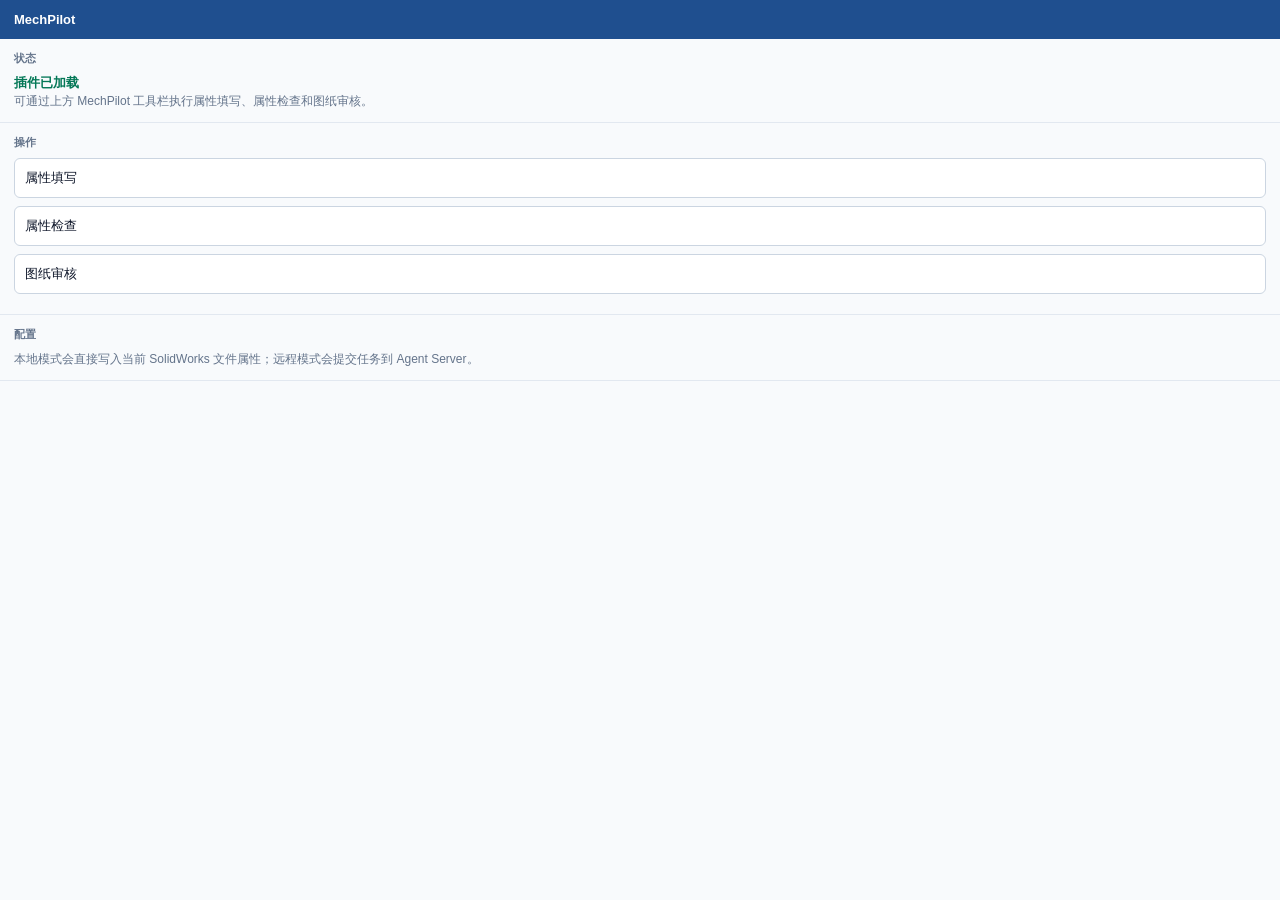
<file: src/SwAgentAddin/frontend/taskpane.html>
<!doctype html>
<html>
<head>
<meta charset="utf-8">
<title>MechPilot</title>
<style>
body{font-family:Microsoft YaHei,Segoe UI,Arial,sans-serif;margin:0;background:#f8fafc;color:#0f172a;font-size:13px}
.head{background:#1f4f8f;color:white;padding:12px 14px;font-weight:700}
.section{padding:12px 14px;border-bottom:1px solid #e2e8f0}
.title{font-size:11px;text-transform:uppercase;color:#64748b;font-weight:700;margin-bottom:8px}
.card{background:white;border:1px solid #cbd5e1;border-radius:6px;padding:10px;margin:8px 0}
.ok{color:#047857;font-weight:700}
.hint{color:#64748b;font-size:12px;line-height:1.5}
code{background:#e2e8f0;padding:2px 4px;border-radius:4px}
</style>
</head>
<body>
<div class="head">MechPilot</div>
<div class="section">
  <div class="title">状态</div>
  <div class="ok">插件已加载</div>
  <div class="hint">可通过上方 MechPilot 工具栏执行属性填写、属性检查和图纸审核。</div>
</div>
<div class="section">
  <div class="title">操作</div>
  <div class="card">属性填写</div>
  <div class="card">属性检查</div>
  <div class="card">图纸审核</div>
</div>
<div class="section">
  <div class="title">配置</div>
  <div class="hint">本地模式会直接写入当前 SolidWorks 文件属性；远程模式会提交任务到 Agent Server。</div>
</div>
</body>
</html>
</file>
<file: src/SwAgentAddin/frontend/property-workbench/styles.css>
/**
 * MechPilot AICockpit — 样式表
 * 白底、清晰、工程工具风格
 */

/* ── Reset & Base ─────────────────────────────────────── */
*, *::before, *::after { box-sizing: border-box; margin: 0; padding: 0; }

:root {
  --bg:           #ffffff;
  --bg-panel:     #f7f8fa;
  --bg-hover:     #eef1f6;
  --bg-active:    #dce6f5;
  --bg-header:    #f0f2f5;
  --border:       #d9dde4;
  --border-light: #e8eaef;
  --text:         #1d2129;
  --text-sec:     #4e5969;
  --text-dim:     #86909c;
  --accent:       #2b6cb0;
  --accent-light: #ebf2fa;
  --danger:       #cb2b3e;
  --success:      #0d8043;
  --warning:      #d4760a;
  --radius:       6px;
  --shadow:       0 1px 3px rgba(0,0,0,.06);
  --shadow-lg:    0 4px 12px rgba(0,0,0,.08);
  --font:         -apple-system, BlinkMacSystemFont, "Segoe UI", "PingFang SC",
                  "Hiragino Sans GB", "Microsoft YaHei", "Helvetica Neue", sans-serif;
  --mono:         "SF Mono", "Cascadia Code", "Consolas", monospace;
  --transition:   150ms ease;
}

html, body {
  height: 100%;
  font-family: var(--font);
  font-size: 13px;
  color: var(--text);
  background: var(--bg);
  line-height: 1.5;
  -webkit-font-smoothing: antialiased;
  overflow: hidden;
}

/* ── 布局骨架 ────────────────────────────────────────── */
#app {
  display: flex;
  flex-direction: column;
  height: 100vh;
}

.workspace {
  display: flex;
  flex: 1;
  min-height: 0;
  overflow: hidden;
}

/* ── 顶栏 ────────────────────────────────────────────── */
.topbar {
  display: flex;
  align-items: center;
  gap: 16px;
  height: 44px;
  padding: 0 0 0 16px;
  background: var(--bg);
  border-bottom: 1px solid var(--border);
  flex-shrink: 0;
}
.topbar-brand {
  display: flex;
  align-items: center;
  gap: 8px;
  font-weight: 600;
  font-size: 14px;
  color: var(--accent);
  white-space: nowrap;
}
.logo-box {
  display: inline-flex;
  align-items: center;
  justify-content: center;
  width: 22px;
  height: 22px;
  background: var(--accent);
  color: #fff;
  border-radius: 4px;
  font-size: 11px;
  font-weight: 700;
}
.topbar-divider {
  width: 1px;
  height: 20px;
  background: var(--border);
}
.topbar-info {
  display: flex;
  align-items: center;
  gap: 16px;
  font-size: 12px;
  color: var(--text-sec);
  overflow: hidden;
}
.topbar-info span { white-space: nowrap; }
.topbar-info .label { color: var(--text-dim); }
.topbar-info .value { color: var(--text); font-weight: 500; }
.topbar-right {
  margin-left: auto;
  display: flex;
  align-items: center;
  gap: 10px;
}
.topbar-right .badge {
  display: inline-flex;
  align-items: center;
  gap: 4px;
  padding: 2px 10px;
  border-radius: 12px;
  font-size: 11px;
  font-weight: 500;
}
/* CKP-004-08: 钉住/置顶按钮 */
.topbar-pin-btn {
  background: none;
  border: 1px solid var(--border);
  border-radius: var(--radius);
  padding: 2px 8px;
  font-size: 11px;
  cursor: pointer;
  color: var(--text-dim);
  white-space: nowrap;
}
.topbar-pin-btn:hover {
  background: var(--bg-hover);
  color: var(--text-sec);
}
.topbar-pin-btn.pinned {
  background: var(--accent-light);
  color: var(--accent);
  border-color: var(--accent);
  font-weight: 600;
}
.badge-mode {
  background: var(--accent-light);
  color: var(--accent);
}
.badge-status {
  background: #e8f8ee;
  color: var(--success);
}
.badge-status.warning {
  background: #fef3e2;
  color: var(--warning);
}

/* ── Window Controls ─────────────────────────────────── */
.window-controls {
  display: flex;
  align-self: stretch;
  flex-shrink: 0;
}
.window-btn {
  position: relative;
  width: 46px;
  height: 44px;
  border: 0;
  border-radius: 0;
  background: transparent;
  color: var(--text-sec);
  cursor: default;
}
.window-btn:hover {
  background: var(--bg-hover);
  color: var(--text);
}
.window-btn.window-close:hover {
  background: #e81123;
  color: #fff;
}
.window-btn span {
  position: absolute;
  display: block;
  content: "";
}
.window-btn[data-window-command="window_minimize"] span {
  left: 17px;
  top: 22px;
  width: 12px;
  height: 1px;
  background: currentColor;
}
.window-btn[data-window-command="window_maximize"] span {
  left: 17px;
  top: 15px;
  width: 12px;
  height: 12px;
  border: 1px solid currentColor;
}
.window-btn[data-window-command="window_close"] span {
  inset: 0;
}
.window-btn[data-window-command="window_close"] span::before,
.window-btn[data-window-command="window_close"] span::after {
  position: absolute;
  display: block;
  content: "";
  left: 16px;
  top: 21px;
  width: 14px;
  height: 1px;
  background: currentColor;
}
.window-btn[data-window-command="window_close"] span::before {
  transform: rotate(45deg);
}
.window-btn[data-window-command="window_close"] span::after {
  transform: rotate(-45deg);
}

/* ── Sidebar (CKP-004-19: larger nav items, version footer) ── */
.sidebar {
  width: 180px;
  min-width: 180px;
  background: var(--bg-panel);
  border-right: 1px solid var(--border);
  display: flex;
  flex-direction: column;
  flex-shrink: 0;
  user-select: none;
}
.sidebar-header {
  display: flex;
  align-items: center;
  padding: 14px 14px 12px;
  border-bottom: 1px solid var(--border-light);
}
.sidebar-toggle {
  margin-left: auto;
  background: none;
  border: none;
  color: var(--text-dim);
  cursor: pointer;
  font-size: 12px;
  padding: 2px 4px;
  border-radius: 3px;
  line-height: 1;
}
.sidebar-toggle:hover {
  background: var(--bg-hover);
  color: var(--text);
}
/* 折叠状态 */
.sidebar.collapsed { width: 44px; min-width: 44px; }
.sidebar.collapsed .sidebar-logo { display: none; }
.sidebar.collapsed .nav-label { display: none; }
.sidebar.collapsed .sidebar-version { display: none; }
.sidebar.collapsed .sidebar-nav { padding: 6px 4px; }
.sidebar.collapsed .sidebar-nav li { justify-content: center; padding: 12px 4px; }
.sidebar.collapsed .sidebar-header { padding: 14px 6px 12px; }
.sidebar-logo {
  font-weight: 700;
  font-size: 15px;
  color: var(--accent);
  letter-spacing: .5px;
}
.sidebar-nav {
  list-style: none;
  flex: 1;
  overflow-y: auto;
  padding: 6px 8px;
}
.sidebar-nav li {
  display: flex;
  align-items: center;
  gap: 10px;
  padding: 12px 10px;
  border-radius: var(--radius);
  font-size: 13px;
  color: var(--text-sec);
  cursor: pointer;
  transition: all var(--transition);
  margin-bottom: 2px;
}
.sidebar-nav li:hover {
  background: var(--bg-hover);
  color: var(--text);
}
.sidebar-nav li.active {
  background: var(--accent-light);
  color: var(--accent);
  font-weight: 600;
}
.nav-icon {
  font-size: 16px;
  width: 22px;
  text-align: center;
}
.sidebar-footer {
  padding: 8px 12px;
  border-top: 1px solid var(--border-light);
  font-size: 10px;
  color: var(--text-dim);
}
.sidebar-version {
  display: flex;
  flex-direction: column;
  gap: 1px;
}
.sidebar-version-name {
  font-weight: 600;
  color: var(--text-sec);
  font-size: 11px;
}
.sidebar-version-num {
  color: var(--accent);
  font-weight: 500;
  font-size: 10px;
}
.sidebar-version-date {
  color: var(--text-dim);
  font-size: 9px;
}

/* ── 主内容区 ────────────────────────────────────────── */
.page-container {
  flex: 1;
  min-width: 0;
  overflow-y: auto;
  overflow-x: hidden;
  padding: 16px 20px;
  background: var(--bg);
}
.page-container.page-overview-active {
  overflow: hidden;
  padding: 12px 16px 0;
  display: flex;
  flex-direction: column;
  min-height: 0;
}
.page-container.page-workspace-active {
  overflow: hidden;
  padding: 0;
  display: flex;
  flex-direction: column;
  min-height: 0;
}
.page-container::-webkit-scrollbar { width: 6px; }
.page-container::-webkit-scrollbar-track { background: transparent; }
.page-container::-webkit-scrollbar-thumb { background: var(--border); border-radius: 3px; }
.page-container::-webkit-scrollbar-thumb:hover { background: #b0b5bf; }

.page-title {
  font-size: 18px;
  font-weight: 600;
  color: var(--text);
  margin-bottom: 14px;
}

/* ── 右侧 AI 面板 ───────────────────────────────────── */
.ai-panel {
  width: 300px;
  min-width: 300px;
  border-left: 1px solid var(--border);
  background: var(--bg-panel);
  display: flex;
  flex-direction: column;
  flex-shrink: 0;
  transition: width var(--transition), min-width var(--transition);
}
.ai-panel.collapsed {
  width: 36px;
  min-width: 36px;
}
.ai-panel.collapsed .ai-panel-body {
  display: none;
}
.ai-panel-header {
  display: flex;
  align-items: center;
  justify-content: space-between;
  height: 40px;
  padding: 0 10px;
  border-bottom: 1px solid var(--border-light);
  flex-shrink: 0;
}
.ai-panel-title {
  font-weight: 600;
  font-size: 12px;
  color: var(--text-sec);
}
.ai-panel.collapsed .ai-panel-title {
  display: none;
}
.ai-panel-toggle {
  background: none;
  border: none;
  color: var(--text-dim);
  cursor: pointer;
  font-size: 12px;
  padding: 2px 4px;
  border-radius: 3px;
}
.ai-panel-toggle:hover {
  background: var(--bg-hover);
  color: var(--text);
}
.ai-panel-body {
  display: flex;
  flex-direction: column;
  flex: 1;
  min-height: 0;
}
.ai-messages {
  flex: 1;
  overflow-y: auto;
  padding: 10px;
  display: flex;
  flex-direction: column;
  gap: 10px;
}
.ai-message {
  display: flex;
  flex-direction: column;
  gap: 4px;
}
.ai-message.ai-user { align-items: flex-end; }
.ai-message.ai-ai   { align-items: flex-start; }
.ai-message.ai-system { align-items: flex-start; }
.ai-bubble {
  max-width: 90%;
  padding: 8px 10px;
  border-radius: var(--radius);
  font-size: 12px;
  line-height: 1.5;
  white-space: pre-wrap;
  word-break: break-word;
}
.ai-user .ai-bubble {
  background: var(--accent);
  color: #fff;
  border-bottom-right-radius: 2px;
}
.ai-ai .ai-bubble,
.ai-system .ai-bubble {
  background: var(--bg);
  color: var(--text);
  border: 1px solid var(--border-light);
  border-bottom-left-radius: 2px;
}
.ai-time {
  font-size: 10px;
  color: var(--text-dim);
}
.ai-input-area {
  display: flex;
  gap: 6px;
  padding: 8px 10px;
  border-top: 1px solid var(--border-light);
  flex-shrink: 0;
}
.ai-input-area textarea {
  flex: 1;
  border: 1px solid var(--border);
  border-radius: var(--radius);
  padding: 6px 8px;
  font-size: 12px;
  resize: none;
  outline: none;
  font-family: var(--font);
}
.ai-input-area textarea:focus {
  border-color: var(--accent);
  box-shadow: 0 0 0 2px rgba(43,108,176,.12);
}
.ai-input-area button {
  width: 32px;
  height: 32px;
  border: 1px solid var(--border);
  border-radius: var(--radius);
  background: var(--bg);
  color: var(--accent);
  cursor: pointer;
  font-size: 14px;
  display: flex;
  align-items: center;
  justify-content: center;
}
.ai-input-area button:hover {
  background: var(--accent-light);
}

/* ── 总览页面布局 ──────────────────────────────────────── */
.overview-page {
  display: flex;
  flex-direction: column;
  flex: 1;
  min-height: 0;
  height: 100%;
  overflow: hidden;
}
.overview-page .page-title {
  flex-shrink: 0;
  margin-bottom: 10px;
}
.overview-body {
  flex: 1;
  min-height: 0;
  overflow: hidden;
}
.overview-layout {
  display: flex;
  gap: 12px;
  height: 100%;
  min-height: 0;
}
.overview-left {
  width: 280px;
  min-width: 200px;
  max-width: 36%;
  display: flex;
  flex-direction: column;
  min-height: 0;
  border: 1px solid var(--border-light);
  border-radius: var(--radius);
  background: var(--bg-panel);
  overflow: hidden;
}
.overview-center {
  flex: 1;
  min-width: 160px;
  min-height: 0;
  display: flex;
  flex-direction: column;
  border: 1px solid var(--border-light);
  border-radius: var(--radius);
  background: var(--bg);
  overflow: hidden;
}
.overview-right {
  width: 180px;
  min-width: 148px;
  max-width: 28%;
  display: flex;
  flex-direction: column;
  min-height: 0;
  border: 1px solid var(--border-light);
  border-radius: var(--radius);
  background: var(--bg-panel);
  overflow: hidden;
}
.overview-right-body {
  flex: 1;
  min-height: 0;
  overflow-y: auto;
  overflow-x: hidden;
  padding: 8px;
  display: flex;
  flex-direction: column;
  gap: 8px;
}
.panel-header {
  flex-shrink: 0;
  padding: 10px 12px;
  background: var(--bg-header);
  border-bottom: 1px solid var(--border-light);
  font-weight: 600;
  font-size: 12px;
  color: var(--text-sec);
}
.design-tree-container {
  flex: 1;
  overflow-y: auto;
  padding: 4px 0;
}
.design-tree-container::-webkit-scrollbar { width: 6px; }
.design-tree-container::-webkit-scrollbar-track { background: transparent; }
.design-tree-container::-webkit-scrollbar-thumb { background: var(--border); border-radius: 3px; }

/* ── 设计树 ────────────────────────────────────────────── */
.design-tree {
  font-size: 12px;
}
.tree-node {
  user-select: none;
}
.tree-row {
  display: flex;
  align-items: center;
  gap: 4px;
  padding: 4px 8px 4px 4px;
  cursor: pointer;
  border-radius: 3px;
  transition: background var(--transition);
  min-width: 0;
}
.tree-checkbox {
  width: 14px;
  height: 14px;
  margin: 0;
  flex-shrink: 0;
  cursor: pointer;
  accent-color: var(--accent);
}
.tree-row .tree-checkbox {
  position: relative;
  z-index: 1;
}
.tree-row:hover {
  background: var(--bg-hover);
}
.tree-row.selected {
  background: var(--accent-light);
  color: var(--accent);
}
.tree-toggle {
  width: 16px;
  height: 16px;
  display: flex;
  align-items: center;
  justify-content: center;
  color: var(--text-dim);
  flex-shrink: 0;
}
.tree-toggle svg {
  width: 12px;
  height: 12px;
}
.tree-toggle.expanded svg {
  transform: rotate(90deg);
}
.tree-toggle.leaf {
  opacity: 0.3;
}
.tree-icon {
  width: 16px;
  height: 16px;
  display: flex;
  align-items: center;
  justify-content: center;
  color: var(--text-sec);
  flex-shrink: 0;
}
.tree-icon svg {
  width: 14px;
  height: 14px;
}
.tree-row.selected .tree-icon {
  color: var(--accent);
}
.tree-icon-pdm {
  color: #0d9488;
}
.tree-row.selected .tree-icon-pdm {
  color: #0f766e;
}
.tree-name {
  flex: 1;
  overflow: hidden;
  text-overflow: ellipsis;
  white-space: nowrap;
  font-weight: 500;
}
.tree-qty {
  font-size: 11px;
  color: var(--text-dim);
  margin-left: 2px;
}
.tree-badge {
  font-size: 10px;
  padding: 1px 4px;
  border-radius: 3px;
  margin-left: 4px;
}
.tree-badge-suppressed {
  background: #fdeaea;
  color: var(--danger);
}
.tree-badge-lightweight {
  background: #fef3e2;
  color: var(--warning);
}
.tree-children {
  display: flex;
  flex-direction: column;
}
.tree-empty {
  padding: 20px;
  text-align: center;
  color: var(--text-dim);
  font-size: 12px;
}

/* ── 摘要卡片 ──────────────────────────────────────────── */
.summary-card {
  flex: 1;
  min-height: 0;
  overflow-y: auto;
  overflow-x: hidden;
  padding: 12px;
}
.summary-batch {
  display: flex;
  flex-direction: column;
  gap: 6px;
  padding-bottom: 10px;
  margin-bottom: 10px;
  border-bottom: 1px solid var(--border-light);
}
.summary-section-label {
  font-size: 11px;
  font-weight: 600;
  color: var(--text-dim);
  text-transform: uppercase;
  letter-spacing: 0.04em;
  margin-bottom: 8px;
}
.summary-header {
  display: flex;
  align-items: center;
  gap: 8px;
  padding-bottom: 10px;
  border-bottom: 1px solid var(--border-light);
  margin-bottom: 10px;
}
.summary-icon {
  width: 24px;
  height: 24px;
  color: var(--accent);
}
.summary-icon svg {
  width: 24px;
  height: 24px;
}
.summary-name {
  font-size: 14px;
  font-weight: 600;
  color: var(--text);
}
.summary-body {
  display: flex;
  flex-direction: column;
  gap: 6px;
}
.summary-body .kv .v.warn {
  color: var(--warning);
}
.summary-props {
  margin-top: 12px;
  padding-top: 10px;
  border-top: 1px solid var(--border-light);
}
.props-title {
  font-size: 11px;
  color: var(--text-dim);
  font-weight: 600;
  margin-bottom: 8px;
}

/* ── 动作列表 ──────────────────────────────────────────── */
.action-list {
  flex: 1;
  display: flex;
  flex-direction: column;
  gap: 6px;
  padding: 10px;
}
.action-btn {
  width: 100%;
  padding: 8px 10px;
  border: 1px solid var(--border);
  border-radius: var(--radius);
  background: var(--bg);
  color: var(--text-sec);
  font-size: 12px;
  font-weight: 500;
  cursor: pointer;
  transition: all var(--transition);
  text-align: left;
}
.action-btn:hover:not(:disabled) {
  background: var(--accent-light);
  border-color: var(--accent);
  color: var(--accent);
}
.action-btn:disabled {
  opacity: 0.5;
  cursor: not-allowed;
}
/* 属性审核按钮 - 突出显示 */
.action-btn.primary,
.action-btn-review {
  background: var(--accent);
  border-color: var(--accent);
  color: #ffffff;
}
.action-btn.primary:hover:not(:disabled),
.action-btn-review:hover:not(:disabled) {
  background: #1a5a99;
  border-color: #1a5a99;
  color: #ffffff;
}

/* ── 总览底部统计栏（固定横向）──────────────────────────── */
.overview-stats-bar {
  flex-shrink: 0;
  height: 40px;
  min-height: 36px;
  max-height: 44px;
  margin-top: 8px;
  border-top: 1px solid var(--border);
  background: var(--bg-header);
  display: flex;
  align-items: center;
  padding: 0 4px;
}
.stats-inline {
  display: flex;
  align-items: center;
  width: 100%;
  min-width: 0;
  overflow-x: auto;
  overflow-y: hidden;
  font-size: 12px;
  line-height: 1;
}
.stats-inline::-webkit-scrollbar { height: 4px; }
.stats-inline::-webkit-scrollbar-thumb { background: var(--border); border-radius: 2px; }
.stat-item {
  display: inline-flex;
  align-items: center;
  gap: 8px;
  padding: 0 16px;
  white-space: nowrap;
  flex-shrink: 0;
  border-right: 1px solid var(--border-light);
}
.stat-item:last-child {
  border-right: none;
}
.stat-item .stat-label {
  color: var(--text-dim);
  font-size: 12px;
}
.stat-item .stat-value {
  font-size: 13px;
  font-weight: 600;
  color: var(--text);
}

/* ── RAG 状态 ──────────────────────────────────────────── */
.rag-status {
  display: flex;
  align-items: center;
  gap: 8px;
  padding: 8px 12px;
  background: var(--bg-panel);
  border: 1px solid var(--border-light);
  border-radius: var(--radius);
}
.rag-dot {
  width: 8px;
  height: 8px;
  border-radius: 50%;
}
.rag-dot.online { background: var(--success); }
.rag-dot.offline { background: var(--warning); animation: dot-blink 2s infinite; }
.rag-label {
  font-size: 12px;
  color: var(--text-sec);
}
.rag-provider {
  font-size: 11px;
  color: var(--text-dim);
  margin-left: auto;
}
.rag-config {
  display: flex;
  flex-direction: column;
  gap: 4px;
  padding: 8px 12px;
  background: var(--bg);
  border: 1px solid var(--border-light);
  border-radius: var(--radius);
  font-size: 11px;
}
.rag-table th:nth-child(6),
.rag-table td:nth-child(6) {
  text-align: right;
  color: var(--accent);
  font-weight: 500;
}

/* ── 卡片与总览（旧版兼容）────────────────────────────── */
.overview-grid {
  display: grid;
  grid-template-columns: repeat(auto-fill, minmax(280px, 1fr));
  gap: 14px;
}
.card {
  background: var(--bg);
  border: 1px solid var(--border-light);
  border-radius: var(--radius);
  box-shadow: var(--shadow);
  overflow: hidden;
}
.card-header {
  padding: 10px 12px;
  background: var(--bg-header);
  border-bottom: 1px solid var(--border-light);
  font-weight: 600;
  font-size: 12px;
  color: var(--text-sec);
}
.card-body {
  padding: 12px;
  display: flex;
  flex-direction: column;
  gap: 8px;
}
.kv {
  display: flex;
  justify-content: space-between;
  align-items: center;
  font-size: 12px;
  gap: 10px;
}
.kv .k {
  color: var(--text-dim);
  flex-shrink: 0;
}
.kv .v {
  color: var(--text);
  font-weight: 500;
  text-align: right;
  overflow: hidden;
  text-overflow: ellipsis;
  white-space: nowrap;
}
.progress-wrap {
  display: flex;
  align-items: center;
  gap: 8px;
  height: 20px;
}
.progress-wrap.mini { height: 14px; }
.progress-track {
  flex: 1;
  height: 8px;
  background: var(--border-light);
  border-radius: 4px;
  overflow: hidden;
}
.progress-bar {
  flex: 1;
  height: 8px;
  background: var(--accent);
  border-radius: 4px;
  transition: width .4s ease;
}
.progress-text {
  font-size: 11px;
  color: var(--text-dim);
  min-width: 30px;
  text-align: right;
}
.simple-list {
  list-style: none;
  font-size: 12px;
  color: var(--text-sec);
}
.simple-list li {
  padding: 4px 0;
  border-bottom: 1px solid var(--border-light);
}
.simple-list li:last-child { border-bottom: none; }

/* ── 通用页面组件 ────────────────────────────────────── */
.ai-page {
  display: flex;
  flex-direction: column;
  gap: 12px;
  max-width: 720px;
}
.assistant-intro {
  font-size: 12px;
  color: var(--text-sec);
  background: var(--bg-panel);
  border: 1px solid var(--border-light);
  border-radius: var(--radius);
  padding: 10px 12px;
}
.assistant-intro code {
  background: var(--bg-active);
  padding: 1px 4px;
  border-radius: 3px;
  font-family: var(--mono);
  font-size: 11px;
}
.chat-clone {
  display: flex;
  flex-direction: column;
  gap: 10px;
  margin-top: 4px;
}
.form-row {
  display: flex;
  flex-direction: column;
  gap: 6px;
}
.form-row label {
  font-size: 12px;
  font-weight: 500;
  color: var(--text-sec);
}
.form-row input,
.form-row select,
.form-row textarea {
  border: 1px solid var(--border);
  border-radius: var(--radius);
  padding: 6px 8px;
  font-size: 12px;
  font-family: var(--font);
  color: var(--text);
  outline: none;
  background: var(--bg);
}
.form-row input:focus,
.form-row select:focus,
.form-row textarea:focus {
  border-color: var(--accent);
  box-shadow: 0 0 0 2px rgba(43,108,176,.12);
}
.form-actions {
  display: flex;
  gap: 8px;
}
.btn-primary,
.btn-secondary {
  padding: 6px 14px;
  border-radius: var(--radius);
  font-size: 12px;
  font-weight: 500;
  cursor: pointer;
  border: 1px solid transparent;
  transition: all var(--transition);
}
.btn-primary {
  background: var(--accent);
  color: #fff;
}
.btn-primary:hover {
  background: #225a94;
}
.btn-secondary {
  background: var(--bg);
  color: var(--text-sec);
  border-color: var(--border);
}
.btn-secondary:hover {
  background: var(--bg-hover);
}
.result-box {
  background: var(--bg-panel);
  border: 1px solid var(--border-light);
  border-radius: var(--radius);
  padding: 12px;
  min-height: 60px;
}
.job-status-inline {
  border-top: 1px solid var(--border-light);
  margin-top: 10px;
  padding-top: 10px;
}
.job-panel {
  display: flex;
  flex-direction: column;
  gap: 10px;
  font-size: 12px;
}
.job-panel-head {
  display: flex;
  align-items: flex-start;
  justify-content: space-between;
  gap: 10px;
}
.job-title {
  font-weight: 600;
  color: var(--text);
}
.job-subtitle,
.job-counts {
  color: var(--text-dim);
  font-size: 11px;
}
.job-grid {
  display: grid;
  grid-template-columns: repeat(2, minmax(0, 1fr));
  gap: 8px;
}
.job-grid div {
  min-width: 0;
}
.job-grid span {
  display: block;
  color: var(--text-dim);
  font-size: 11px;
}
.job-grid b {
  display: block;
  color: var(--text);
  font-weight: 500;
  overflow: hidden;
  text-overflow: ellipsis;
  white-space: nowrap;
}
.job-progress {
  display: flex;
  flex-direction: column;
  gap: 4px;
}
.job-panel.error .progress-bar {
  background: var(--danger);
}
.job-panel.done .progress-bar {
  background: var(--success);
}
.job-panel.warning .progress-bar {
  background: var(--warning);
}
.job-results {
  border-top: 1px solid var(--border-light);
  padding-top: 8px;
  margin-top: 4px;
}
.job-results-head {
  font-weight: 600;
  font-size: 12px;
  color: var(--text);
  margin-bottom: 6px;
}
.result-list {
  display: flex;
  flex-direction: column;
  gap: 4px;
  max-height: 200px;
  overflow-y: auto;
}
.result-item {
  display: flex;
  align-items: center;
  gap: 8px;
  padding: 4px 8px;
  border-radius: var(--radius);
  font-size: 12px;
  background: var(--bg-panel);
}
.result-item.result-ok .result-badge {
  color: var(--success);
}
.result-item.result-fail {
  background: #fef0f0;
}
.result-item.result-fail .result-badge {
  color: var(--danger);
}
.result-name {
  flex: 1;
  color: var(--text);
  overflow: hidden;
  text-overflow: ellipsis;
  white-space: nowrap;
  min-width: 0;
}
.result-badge {
  font-weight: 600;
  flex-shrink: 0;
}
.result-detail {
  color: var(--text-dim);
  font-size: 11px;
  flex-shrink: 0;
  max-width: 160px;
  overflow: hidden;
  text-overflow: ellipsis;
  white-space: nowrap;
}
.hint {
  font-size: 12px;
  color: var(--text-dim);
}
.info {
  font-size: 12px;
  color: var(--accent);
  margin-bottom: 6px;
}
.warn {
  font-size: 12px;
  color: var(--warning);
  margin-bottom: 6px;
}
pre.debug {
  background: var(--bg);
  border: 1px solid var(--border-light);
  border-radius: var(--radius);
  padding: 8px;
  font-family: var(--mono);
  font-size: 11px;
  color: var(--text-sec);
  overflow: auto;
  white-space: pre-wrap;
  word-break: break-word;
}
.calc-result {
  display: flex;
  flex-direction: column;
  gap: 6px;
}

/* ── 数据表格 ────────────────────────────────────────── */
.data-table {
  width: 100%;
  border-collapse: collapse;
  font-size: 12px;
}
.data-table thead th {
  background: var(--bg-header);
  font-weight: 600;
  text-align: left;
  padding: 6px 8px;
  border-bottom: 1px solid var(--border);
  color: var(--text-sec);
}
.data-table tbody td {
  padding: 6px 8px;
  border-bottom: 1px solid var(--border-light);
  color: var(--text);
}
.data-table tbody tr:hover {
  background: var(--bg-hover);
}

/* ── 状态栏 ──────────────────────────────────────────── */
.statusbar {
  display: flex;
  align-items: center;
  gap: 16px;
  height: 28px;
  padding: 0 16px;
  background: var(--bg-panel);
  border-top: 1px solid var(--border-light);
  font-size: 11px;
  color: var(--text-dim);
  flex-shrink: 0;
}
.statusbar .sep {
  width: 1px;
  height: 14px;
  background: var(--border-light);
}
.statusbar .status-item {
  display: flex;
  align-items: center;
  gap: 4px;
  white-space: nowrap;
}
.statusbar .status-item.warning { color: var(--warning); }
.statusbar .status-item.error { color: var(--danger); }
.statusbar .dot {
  width: 6px;
  height: 6px;
  border-radius: 50%;
  background: var(--success);
}
.statusbar .dot.warning { background: var(--warning); }
.statusbar .dot.error   { background: var(--danger); }
.statusbar-row {
  display: flex;
  align-items: center;
  gap: 10px;
  width: 100%;
}
.statusbar .dot-real { background: var(--success); }
.statusbar .dot-mock { background: var(--warning); animation: dot-blink 2s infinite; }
@keyframes dot-blink {
  0%, 100% { opacity: 1; }
  50% { opacity: .3; }
}

/* ── Dashboard（总览） ──────────────────────────────── */
.dashboard-page { padding: 16px 20px; overflow-y: auto; flex: 1; }
.dashboard-page .page-subtitle { font-size: 13px; color: #888; font-weight: normal; margin-left: 8px; }
.dashboard-grid { display: grid; grid-template-columns: repeat(auto-fit, minmax(320px, 1fr)); gap: 14px; margin-top: 12px; }

.dash-card { background: #fff; border: 1px solid #e0e0e0; border-radius: 8px; overflow: hidden; }
.dash-card-title { padding: 10px 14px; font-size: 13px; font-weight: 600; color: #333; border-bottom: 1px solid #eee; background: #fafafa; }
.dash-card-body { padding: 12px 14px; font-size: 13px; }

/* Status card */
.status-row { display: flex; align-items: center; gap: 8px; padding: 4px 0; }
.status-row .status-dot { width: 8px; height: 8px; border-radius: 50%; flex-shrink: 0; }
.status-row .status-dot.online { background: #22c55e; }
.status-row .status-dot.offline { background: #ccc; }
.status-row .status-val { margin-left: auto; color: #666; font-size: 12px; }

/* CKP-004-10: Dashboard reconnect/refresh button */
.dash-refresh-btn {
  background: none;
  border: 1px solid #d0d0d0;
  border-radius: 3px;
  padding: 2px 8px;
  font-size: 11px;
  cursor: pointer;
  color: #555;
  white-space: nowrap;
  flex-shrink: 0;
}
.dash-refresh-btn:hover:not(:disabled) { background: #eef5ff; border-color: #3b82f6; color: #3b82f6; }
.dash-refresh-btn:disabled { opacity: 0.5; cursor: not-allowed; }

/* Stats grid */
.stats-grid { display: grid; grid-template-columns: repeat(4, 1fr); gap: 8px; }
.stat-box { text-align: center; padding: 8px 4px; background: #f8f9fa; border-radius: 6px; }
.stat-num { font-size: 22px; font-weight: 700; color: #333; }
.stat-num.ok { color: #22c55e; }
.stat-num.err { color: #ef4444; }
.stat-num.warn { color: #f59e0b; }
.stat-lbl { font-size: 11px; color: #888; margin-top: 2px; }
.stats-meta { text-align: center; color: #999; font-size: 11px; margin-top: 8px; }

/* Type distribution */
.type-bar { display: flex; align-items: center; gap: 8px; padding: 3px 0; }
.type-label { width: 64px; font-size: 12px; color: #555; flex-shrink: 0; }
.type-track { flex: 1; height: 6px; background: #f0f0f0; border-radius: 3px; overflow: hidden; }
.type-fill { height: 100%; background: #3b82f6; border-radius: 3px; transition: width .3s; }
.type-fill.alt { background: #8b5cf6; }
.type-fill.alt2 { background: #06b6d4; }
.type-fill.alt3 { background: #f59e0b; }
.type-count { width: 24px; text-align: right; font-size: 12px; color: #666; }

/* Recent tasks */
.recent-row { display: flex; align-items: center; gap: 6px; padding: 5px 0; border-bottom: 1px solid #f5f5f5; font-size: 12px; }
.recent-row:last-child { border-bottom: none; }
.recent-status { font-size: 14px; flex-shrink: 0; }
.recent-status.ok { color: #22c55e; }
.recent-status.err { color: #ef4444; }
.recent-status.warn { color: #f59e0b; }
.recent-time { margin-left: auto; color: #aaa; font-size: 11px; }

/* Error stats */
.error-row { display: flex; align-items: center; gap: 8px; padding: 4px 0; font-size: 12px; }
.error-badge { background: #fee2e2; color: #dc2626; padding: 1px 6px; border-radius: 4px; font-size: 11px; font-weight: 600; min-width: 44px; text-align: center; }
.error-count { margin-left: auto; font-weight: 600; color: #666; }

/* Snapshots */
.snapshot-stats { display: flex; gap: 16px; margin-bottom: 8px; font-size: 13px; }
.snapshot-hint { font-size: 12px; color: #888; }
.snapshot-hint a { color: #3b82f6; text-decoration: none; margin-left: 4px; }

/* ── Workspace（任务编排） ─────────────────────────── */
.workspace-page { display: flex; flex-direction: column; flex: 1; min-height: 0; height: 100%; overflow: hidden; }
/* CKP-004-19: 标题栏合并模型信息 + 刷新控件 */
.ws-title-bar { padding: 8px 20px; flex-shrink: 0; display: flex; align-items: center; gap: 12px; border-bottom: 1px solid #e8e8e8; }
.ws-title-bar .page-subtitle { font-size: 13px; color: #888; font-weight: normal; margin-left: 0; }
.ws-title-info { font-size: 12px; color: #999; }
.ws-title-actions { display: flex; align-items: center; gap: 8px; margin-left: auto; }
.workspace-page .page-title { padding: 12px 20px 0; flex-shrink: 0; }
/* 旧的 context bar 隐藏 */
.ws-context-bar { display: none; }

.ws-context-bar { display: flex; align-items: center; gap: 12px; padding: 8px 20px; background: #f8f9fa; border-bottom: 1px solid #e8e8e8; font-size: 12px; flex-shrink: 0; }
.ws-ctx-item { color: #555; }
.ws-ctx-refresh { margin-left: auto; background: none; border: 1px solid #d0d0d0; border-radius: 4px; padding: 2px 8px; font-size: 12px; cursor: pointer; color: #555; }
.ws-ctx-refresh:hover { background: #e8e8e8; }

/* CKP-004-09: Action bar (top horizontal, under context bar) */
.ws-action-bar { display: flex; align-items: center; gap: 8px; padding: 6px 20px; background: #f8f9fa; border-bottom: 1px solid #e0e0e0; flex-shrink: 0; flex-wrap: wrap; }
.ws-action-btn {
  padding: 5px 12px;
  border: 1px solid #d0d0d0;
  border-radius: 4px;
  background: #fff;
  color: #444;
  font-size: 12px;
  cursor: pointer;
  white-space: nowrap;
  transition: all 0.15s;
}
.ws-action-btn:hover:not(:disabled) { background: #eef5ff; border-color: #3b82f6; color: #3b82f6; }
.ws-action-btn:disabled { opacity: 0.4; cursor: not-allowed; }
.ws-action-btn.primary { background: #3b82f6; color: #fff; border-color: #3b82f6; }
.ws-action-btn.primary:hover:not(:disabled) { background: #2563eb; border-color: #2563eb; }

.ws-body { flex: 1; min-height: 0; overflow: hidden; padding: 12px 20px; }
/* CKP-004-13: two-column layout (no ws-right) */
.ws-layout {
  display: grid;
  grid-template-columns: minmax(200px, 320px) 4px minmax(400px, 1fr);
  gap: 0;
  height: 100%;
  min-height: 0;
}
.ws-left, .ws-center { min-width: 0; min-height: 0; }
.ws-left { display: flex; flex-direction: column; border: 1px solid var(--border-light); border-radius: var(--radius); background: var(--bg-panel); overflow: hidden; }
.ws-resizer { width: 4px; cursor: col-resize; background: transparent; transition: background 0.15s; }
.ws-resizer:hover, .ws-resizer.active { background: var(--accent); }
.ws-center { display: flex; flex-direction: column; min-height: 0; }
.ws-right { display: none; }

/* Task list */
.task-count { font-size: 11px; background: #e0e0e0; color: #555; padding: 1px 6px; border-radius: 8px; margin-left: 6px; }
.task-list-container { max-height: 200px; overflow-y: auto; border: 1px solid #e8e8e8; border-radius: 6px; padding: 4px; }
.task-empty { text-align: center; padding: 24px 12px; color: #aaa; }
.task-empty-icon { font-size: 28px; margin-bottom: 6px; }
.task-empty-text { font-size: 13px; color: #888; }
.task-empty-hint { font-size: 11px; color: #bbb; margin-top: 4px; }
.task-item { display: flex; align-items: center; gap: 6px; padding: 6px 8px; border-bottom: 1px solid #f5f5f5; font-size: 12px; cursor: pointer; border-radius: 4px; }
.task-item:hover { background: #f0f5ff; }
.task-item:last-child { border-bottom: none; }
.task-icon { font-size: 14px; flex-shrink: 0; }
.task-name { flex: 1; overflow: hidden; text-overflow: ellipsis; white-space: nowrap; }
.task-badge { font-size: 10px; padding: 1px 6px; border-radius: 8px; flex-shrink: 0; }
.task-badge.ok { background: #dcfce7; color: #16a34a; }
.task-badge.err { background: #fee2e2; color: #dc2626; }
.task-badge.run { background: #fef3c7; color: #d97706; }
.task-badge.draft { background: #e0e7ff; color: #4f46e5; }

/* Tree refresh button */
.tree-refresh-btn { background: none; border: none; font-size: 14px; cursor: pointer; color: #888; margin-left: 8px; vertical-align: middle; }
.tree-refresh-btn:hover { color: #333; }

/* ── Tree mode toolbar ─────────────────────────────── */
.tree-mode-toolbar { display: flex; gap: 4px; padding: 4px 0 8px; }
.tree-mode-btn { background: #f0f0f0; border: 1px solid #ddd; border-radius: 4px; padding: 3px 10px; font-size: 12px; cursor: pointer; color: #555; }
.tree-mode-btn:hover { background: #e8e8e8; }
.tree-mode-btn.active { background: #3b82f6; color: #fff; border-color: #3b82f6; }

/* 设计树标题 + 模式按钮 */
.tree-panel-header { display: flex; align-items: center; gap: 12px; }
.tree-title { font-size: 14px; font-weight: 600; }
.tree-mode-btns { display: flex; gap: 4px; margin-left: auto; }
.tree-mode-btns .tree-mode-btn { font-size: 11px; padding: 2px 8px; }

/* ── Tree filter bar ── */
.tree-filter-bar {
  display: grid;
  grid-template-columns: repeat(6, 1fr);
  gap: 3px;
  padding: 4px 8px;
  background: #f8f9fa;
  border-bottom: 1px solid #e8e8e8;
}
.tree-filter-btn {
  background: #f0f0f0; border: 1px solid #ddd;
  border-radius: 3px; padding: 2px 4px; font-size: 10px;
  cursor: pointer; color: #888; text-align: center;
  white-space: nowrap; overflow: hidden; text-overflow: ellipsis;
  min-width: 0;
}
.tree-filter-btn:hover { background: #e0e0e0; color: #555; }
.tree-filter-btn.active { background: #3b82f6; color: #fff; border-color: #3b82f6; }

/* ── Flat view (CKP-004-09: checkbox + name + instance, assembly/part sections) ── */
.flat-summary-header { display: flex; gap: 16px; padding: 6px 8px; background: #f8f9fa; border-radius: 4px; margin-bottom: 8px; font-size: 12px; }
.flat-stat b { color: #333; }
.flat-section { margin-bottom: 10px; }
.flat-section-title { display: flex; align-items: center; gap: 4px; font-size: 12px; font-weight: 600; color: #555; padding: 4px 4px 6px; border-bottom: 1px solid #e8e8e8; margin-bottom: 4px; }
.flat-section-title .flat-col-check { width: 20px; display: flex; align-items: center; justify-content: center; flex-shrink: 0; }
.flat-table { border: 1px solid #e8e8e8; border-radius: 4px; overflow: hidden; }
.flat-row { display: grid; grid-template-columns: 32px 1fr 60px; align-items: center; padding: 5px 8px; font-size: 12px; border-bottom: 1px solid #f0f0f0; cursor: pointer; }
.flat-row:last-child { border-bottom: none; }
.flat-row:hover { background: #f0f5ff; }
.flat-row.selected { background: #e0edff; }
.flat-header { background: #fafafa; font-weight: 600; cursor: default; }
.flat-header:hover { background: #fafafa; }
.flat-col-check { display: flex; align-items: center; justify-content: center; }
.flat-checkbox { width: 14px; height: 14px; margin: 0; cursor: pointer; accent-color: #3b82f6; }
.flat-col-name { overflow: hidden; text-overflow: ellipsis; white-space: nowrap; display: flex; align-items: center; gap: 4px; min-width: 0; }
.flat-col-name .tree-icon { flex-shrink: 0; }
.flat-col-name-text { overflow: hidden; text-overflow: ellipsis; white-space: nowrap; min-width: 0; }
.flat-col-qty { text-align: center; color: #666; }

/* ── Summary table (property card) ─────────────────── */
.summary-section { margin-bottom: 10px; }
.summary-section-header { display: flex; align-items: center; gap: 6px; margin-bottom: 6px; }
.summary-section-header .summary-icon { width: 16px; height: 16px; color: #666; }
.summary-section-header .summary-title { font-size: 13px; font-weight: 600; color: #333; overflow: hidden; text-overflow: ellipsis; white-space: nowrap; }
.summary-section-label { font-size: 11px; color: #888; font-weight: 600; text-transform: uppercase; letter-spacing: .5px; margin: 8px 0 4px; }

.summary-table { width: 100%; border-collapse: collapse; font-size: 12px; }
.summary-table th { text-align: left; padding: 4px 8px; background: #fafafa; border-bottom: 1px solid #e8e8e8; font-size: 11px; color: #888; font-weight: 600; }
.summary-table td { padding: 4px 8px; border-bottom: 1px solid #f0f0f0; vertical-align: top; }
.summary-table tr:last-child td { border-bottom: none; }
.summary-table .st-k { width: 80px; color: #888; font-size: 11px; white-space: nowrap; }
.summary-table .st-v { color: #333; word-break: break-all; }
.summary-table .st-v.warn { color: #d97706; font-weight: 600; }
.summary-table .st-v.empty { color: #ccc; font-style: italic; }
.summary-table tr.extra-prop { opacity: .7; }

.summary-batch { display: flex; gap: 8px; margin-bottom: 8px; }
.batch-chip { background: #f0f5ff; color: #3b82f6; padding: 2px 8px; border-radius: 10px; font-size: 11px; }
.batch-chip b { font-weight: 700; }

/* ── Auto-refresh toggle ───────────────────────────── */
.ws-ctx-auto-refresh { display: flex; align-items: center; gap: 4px; margin-left: auto; font-size: 12px; color: #666; cursor: pointer; }
.ws-ctx-auto-refresh input { margin: 0; cursor: pointer; }

/* ── Toast notifications ───────────────────────────── */
.toast-container { position: fixed; bottom: 40px; left: 50%; transform: translateX(-50%); background: #333; color: #fff; padding: 8px 20px; border-radius: 8px; font-size: 13px; z-index: 9999; opacity: 0; transition: opacity .3s; pointer-events: none; max-width: 80%; text-align: center; }
.toast-container.show { opacity: 1; }

/* ── Task creation bar ─────────────────────────────── */
.task-create-bar { display: flex; gap: 6px; padding: 6px 4px; border-bottom: 1px solid #eee; flex-wrap: wrap; }
.task-create-btn { background: #f0f5ff; border: 1px solid #c5d5f5; border-radius: 4px; padding: 3px 10px; font-size: 11px; cursor: pointer; color: #3b82f6; white-space: nowrap; }
.task-create-btn:hover { background: #dbeafe; }

/* ── Task item enhancements ────────────────────────── */
.task-current { background: #e0edff !important; border-left: 3px solid #3b82f6; }
.task-obj-count { font-size: 10px; color: #aaa; margin-left: auto; margin-right: 4px; }

/* ── AI task binding header ────────────────────────── */
.ai-task-binding { font-size: 11px; color: #3b82f6; font-weight: normal; margin-left: 8px; overflow: hidden; text-overflow: ellipsis; white-space: nowrap; max-width: 180px; display: inline-block; vertical-align: middle; }

/* ── Property workbench table (CKP-004-07 enhanced) ── */
.prop-workbench {
  flex: 1 1 auto;
  min-height: 0;
  overflow: auto;
  border: 1px solid #e0e0e0;
  border-radius: 4px;
}
.prop-table {
  width: 100%;
  border-collapse: collapse;
  font-size: 11px;
  white-space: nowrap;
}
.prop-table th {
  position: sticky;
  top: 0;
  background: #f1f3f5;
  border-bottom: 2px solid #d0d5dd;
  padding: 6px 8px;
  text-align: left;
  font-weight: 600;
  color: #555;
  font-size: 11px;
  z-index: 2;
}
.prop-table td {
  padding: 5px 8px;
  border-bottom: 1px solid #f0f0f0;
  color: #333;
  max-width: 260px;
  overflow: hidden;
  text-overflow: ellipsis;
}
/* CKP-004-07: Zebra striping for readability */
.prop-table tbody tr.prop-row:nth-child(even) {
  background: #fafbfc;
}
.prop-table tbody tr.prop-row:hover {
  background: #eef5ff;
}
.prop-table tbody tr.prop-selected {
  background: #dbeafe !important;
  box-shadow: inset 3px 0 0 #3b82f6;
}
.prop-table td.prop-empty {
  color: #c0c4cc;
  font-style: italic;
  font-size: 10px;
}
/* CKP-004-19 Bug 6: 文件路径列宽减半，可选中复制 */
.prop-table td.prop-file-path {
  max-width: 130px;
  overflow: hidden;
  text-overflow: ellipsis;
  user-select: text;
  cursor: text;
  font-size: 10px;
  color: #888;
}
.prop-empty-info {
  text-align: center;
  padding: 20px;
  color: #aaa;
  font-size: 13px;
}

/* ── Task queue (5×2 single-row cards, height 300px) ── */
.task-queue-panel { display: flex; flex-direction: column; margin-top: 8px; flex: 0 0 200px; height: 200px; min-height: 200px; max-height: 200px; border: 1px solid var(--border-light); border-radius: var(--radius); background: var(--bg-panel); overflow: hidden; }
.tq-panel-header { display: flex; align-items: center; gap: 8px; }
.tq-filter-bar { display: flex; gap: 2px; margin-left: auto; flex-shrink: 0; }
.tq-filter-tab { display: inline-block; padding: 2px 8px; font-size: 10px; border-radius: 3px; cursor: pointer; color: #888; background: transparent; border: 1px solid transparent; }
.tq-filter-tab:hover { background: var(--bg-hover); color: var(--text-sec); }
.tq-filter-tab.active { background: var(--accent); color: #fff; font-weight: 600; border-color: var(--accent); }
.task-queue-container { flex: 1 1 auto; min-height: 0; overflow-y: auto; padding: 4px; }

/* CKP-004-22: 任务队列折叠 */
.task-queue-panel.collapsed { flex: 0 0 auto; height: auto; max-height: none; min-height: auto; }
.task-queue-panel.collapsed .task-queue-container,
.task-queue-panel.collapsed .job-status-inline { display: none; }
.tq-collapse-btn { background: none; border: none; cursor: pointer; color: var(--text-dim); font-size: 10px; padding: 0 4px; margin-left: 4px; }
.tq-collapse-btn:hover { color: var(--text); }

/* 5×2 grid: each cell is a single-row 6-column task */
.tq-card-grid { display: grid; grid-template-columns: repeat(2, minmax(0, 1fr)); gap: 3px; align-content: start; }
/* 列宽比：序号5% | 类型15% | ID20% | 对象10% | 时间15% | 状态15% | 操作20% */
.tq-card { display: grid; grid-template-columns: 5fr 15fr 20fr 10fr 15fr 15fr 20fr; align-items: center; gap: 4px; background: var(--bg); border: 1px solid var(--border-light); border-radius: 3px; padding: 3px 6px; cursor: pointer; font-size: 10px; min-width: 0; width: 100%; box-sizing: border-box; }
.tq-card:hover { background: var(--accent-light); border-color: var(--accent); }
.tq-card.tq-current { background: var(--bg-active); border-color: var(--accent); }

.tq-col-pos { min-width: 0; text-align: center; color: var(--text-dim); font-size: 10px; font-weight: 600; }
.tq-col-type { min-width: 0; overflow: hidden; text-overflow: ellipsis; white-space: nowrap; font-size: 10px; color: var(--text-sec); }
.tq-col-id { min-width: 0; font-family: var(--mono); font-size: 9px; color: var(--text-dim); overflow: hidden; text-overflow: ellipsis; white-space: nowrap; }
.tq-col-obj { min-width: 0; text-align: center; font-size: 10px; color: var(--text-dim); }
.tq-col-time { min-width: 0; font-family: var(--mono); font-size: 9px; color: var(--text-dim); text-align: center; white-space: nowrap; overflow: hidden; text-overflow: ellipsis; }
.tq-col-status { min-width: 0; text-align: center; overflow: hidden; }
.tq-col-act { min-width: 0; display: flex; gap: 2px; justify-content: flex-end; align-items: center; flex-wrap: nowrap; overflow: hidden; }

.tq-badge { font-size: 9px; padding: 1px 4px; border-radius: 8px; flex-shrink: 1; max-width: 100%; overflow: hidden; text-overflow: ellipsis; white-space: nowrap; display: inline-block; }
.tq-badge.ok { background: #dcfce7; color: #16a34a; }
.tq-badge.err { background: #fee2e2; color: #dc2626; }
.tq-badge.run { background: #fef3c7; color: #d97706; }
.tq-badge.warn { background: #fef3c7; color: #d97706; }
.tq-badge.draft { background: #e0e7ff; color: #4f46e5; }

/* Buttons — match HTML theme (use --accent, consistent with action bar) */
.tq-btn { display: inline-block; background: var(--bg); border: 1px solid var(--border); border-radius: 3px; padding: 2px 4px; font-size: 9px; cursor: pointer; color: var(--text-sec); transition: all var(--transition); min-width: 0; flex: 0 1 auto; white-space: nowrap; }
.tq-btn:hover { background: var(--bg-hover); color: var(--text); }
.tq-submit { background: var(--accent); color: #fff; border-color: var(--accent); }
.tq-submit:hover { background: #1a5a99; color: #fff; }
.tq-delete { color: var(--danger); border-color: #fecaca; }
.tq-delete:hover { background: #fef2f2; color: var(--danger); }
.tq-detail { color: var(--accent); border-color: #c5d5f5; }
.tq-detail:hover { background: var(--accent-light); color: var(--accent); }

/* ── Task detail modal ── */
.modal-overlay { position: fixed; inset: 0; background: rgba(0,0,0,.4); z-index: 9998; display: flex; align-items: center; justify-content: center; }
.modal-dialog { background: var(--bg); border-radius: var(--radius); box-shadow: var(--shadow-lg); width: 520px; max-width: 90vw; max-height: 80vh; display: flex; flex-direction: column; overflow: hidden; }
.modal-header { display: flex; align-items: center; justify-content: space-between; padding: 10px 14px; background: var(--bg-header); border-bottom: 1px solid var(--border-light); }
.modal-title { font-weight: 600; font-size: 13px; color: var(--text); }
.modal-close { background: none; border: none; font-size: 18px; cursor: pointer; color: var(--text-dim); padding: 0 4px; line-height: 1; }
.modal-close:hover { color: var(--danger); }
.modal-body { padding: 12px 14px; overflow-y: auto; }
.modal-table { width: 100%; border-collapse: collapse; font-size: 12px; }
.modal-table td { padding: 6px 8px; border-bottom: 1px solid var(--border-light); vertical-align: top; }
.modal-table td:first-child { color: var(--text-dim); width: 100px; white-space: nowrap; }
.modal-table td:last-child { color: var(--text); word-break: break-all; }
.modal-result { font-size: 11px; padding: 2px 0; }
.modal-result.ok { color: var(--success); }
.modal-result.fail { color: var(--danger); }
.warn { color: var(--warning); }

/* ── Snapshot list ─────────────────────────────────── */
.snapshot-list { margin-top: 8px; }
.snapshot-item { display: flex; align-items: center; gap: 8px; padding: 6px 0; border-bottom: 1px solid #f0f0f0; }
.snapshot-item:last-child { border-bottom: none; }
.snapshot-info { flex: 1; min-width: 0; }
.snapshot-doc { display: block; font-size: 12px; font-weight: 600; color: #333; overflow: hidden; text-overflow: ellipsis; white-space: nowrap; }
.snapshot-meta { font-size: 11px; color: #999; }
.snapshot-restore-btn { background: #3b82f6; color: #fff; border: none; border-radius: 4px; padding: 3px 10px; font-size: 11px; cursor: pointer; flex-shrink: 0; }
.snapshot-restore-btn:hover { background: #2563eb; }
.snapshot-empty { font-size: 12px; color: #aaa; text-align: center; padding: 12px; }

/* ── Debug JSON (hidden by default) ────────────────── */
pre.debug { display: none; }

/* ── 响应式 ──────────────────────────────────────────── */
@media (max-width: 960px) {
  .ai-panel { width: 240px; min-width: 240px; }
  .dashboard-grid { grid-template-columns: 1fr; }
  .ws-body { overflow-y: auto; }
  .ws-layout { grid-template-columns: 1fr; height: auto; min-height: 0; }
  .ws-resizer { display: none; }
  .ws-left, .ws-right { min-height: 240px; }
  .ws-center { display: flex; flex-direction: column; }
  .prop-workbench { min-height: 240px; }
  .task-queue-container { height: 200px; }
}
@media (max-width: 720px) {
  .sidebar { width: 44px; min-width: 44px; }
  .sidebar-logo, .nav-label, .sidebar-footer { display: none; }
  .sidebar-nav { padding: 6px 4px; }
  .sidebar-nav li { justify-content: center; padding: 8px 4px; }
  .ai-panel { display: none; }
}
</file>
